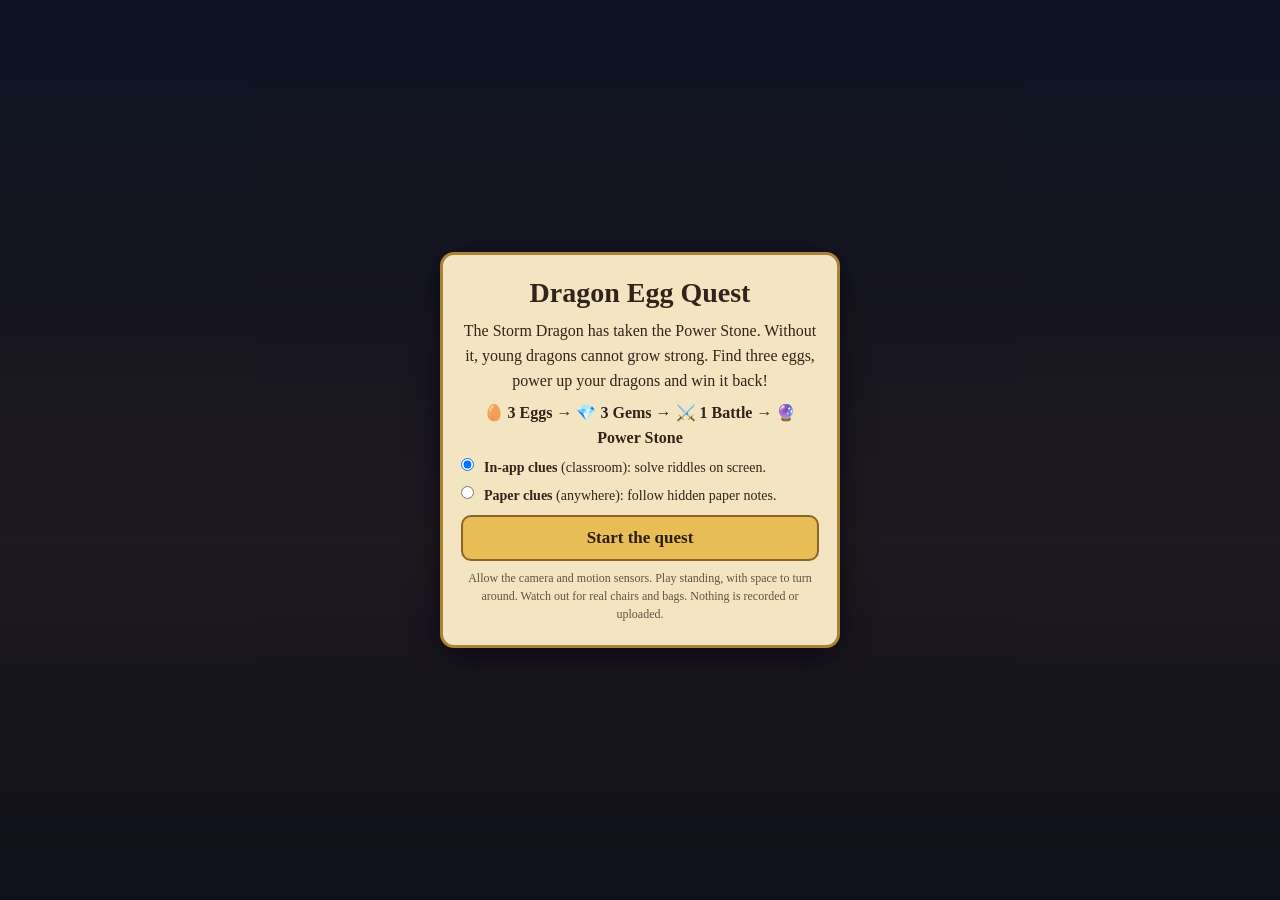
<file: index.html>
<!doctype html>
<html lang="en">
<head>
<meta charset="utf-8">
<meta name="viewport" content="width=device-width,initial-scale=1,maximum-scale=1,user-scalable=no,viewport-fit=cover">
<title>Dragon Egg Quest</title>
<link rel="stylesheet" href="style.css">
<script type="importmap">{"imports":{"three":"./lib/three.module.js","three/addons/":"./lib/addons/"}}</script>
<script src="lib/jsQR.js"></script>
</head>
<body>
<video id="video" playsinline muted autoplay class="hidden"></video>
<div id="view"></div>
<div id="touch"></div>
<div id="tags"></div>
<div id="arrow" class="hidden"></div>

<div id="hud" class="hidden"><span id="count"></span><span id="hearts" class="hidden"></span><button id="mute" class="alt">Sound on</button></div>
<div id="meter" class="hidden"><div id="fill"></div></div>
<div id="scanner" class="hidden"><div></div></div>

<div id="dock" class="panel hidden">
  <p id="msg"></p>
  <p id="clue"></p>
  <div id="actions"></div>
</div>

<div id="start" class="screen"><div class="panel">
  <h1>Dragon Egg Quest</h1>
  <p id="story"></p>
  <p><b>🥚 3 Eggs → 💎 3 Gems → ⚔️ 1 Battle → 🔮 Power Stone</b></p>
  <label class="choice"><input type="radio" name="mode" value="app" checked style="width:auto"><span><b>In-app clues</b> (classroom): solve riddles on screen.</span></label>
  <label class="choice"><input type="radio" name="mode" value="paper" style="width:auto"><span><b>Paper clues</b> (anywhere): follow hidden paper notes.</span></label>
  <button id="go" disabled>Loading…</button>
  <button id="resume" class="alt hidden">Continue saved quest</button>
  <small>Allow the camera and motion sensors. Play standing, with space to turn around. Watch out for real chairs and bags. Nothing is recorded or uploaded.</small>
</div></div>

<div id="codebox" class="screen hidden"><div class="panel">
  <h2>Type the card code</h2>
  <p>The code is printed under the QR square.</p>
  <input id="code" autocomplete="off" autocapitalize="characters" spellcheck="false" maxlength="8">
  <p id="codemsg"></p>
  <button id="codeok">Open card</button>
  <button id="codeback" class="alt">Back</button>
</div></div>

<div id="end" class="screen hidden"><div class="panel">
  <h1>🏆 Dragon Keeper!</h1>
  <p>You won back the Power Stone. Your three dragons are strong now.</p>
  <p id="stars" style="font-size:36px"></p>
  <p id="stats"></p>
  <button id="again">Play again</button>
  <button id="credbtn" class="alt">Credits</button>
  <small id="credits" class="hidden">Dragon model: "Low Poly Dragon" by bocdagla (recoloured and resized)<br>bocdagla.itch.io/low-poly-dragon<br>Scenery: Kenney Nature Kit (CC0), kenney.nl<br>Code libraries: three.js (MIT), jsQR (Apache-2.0)</small>
</div></div>

<script type="module" src="game.js"></script>
</body>
</html>
</file>
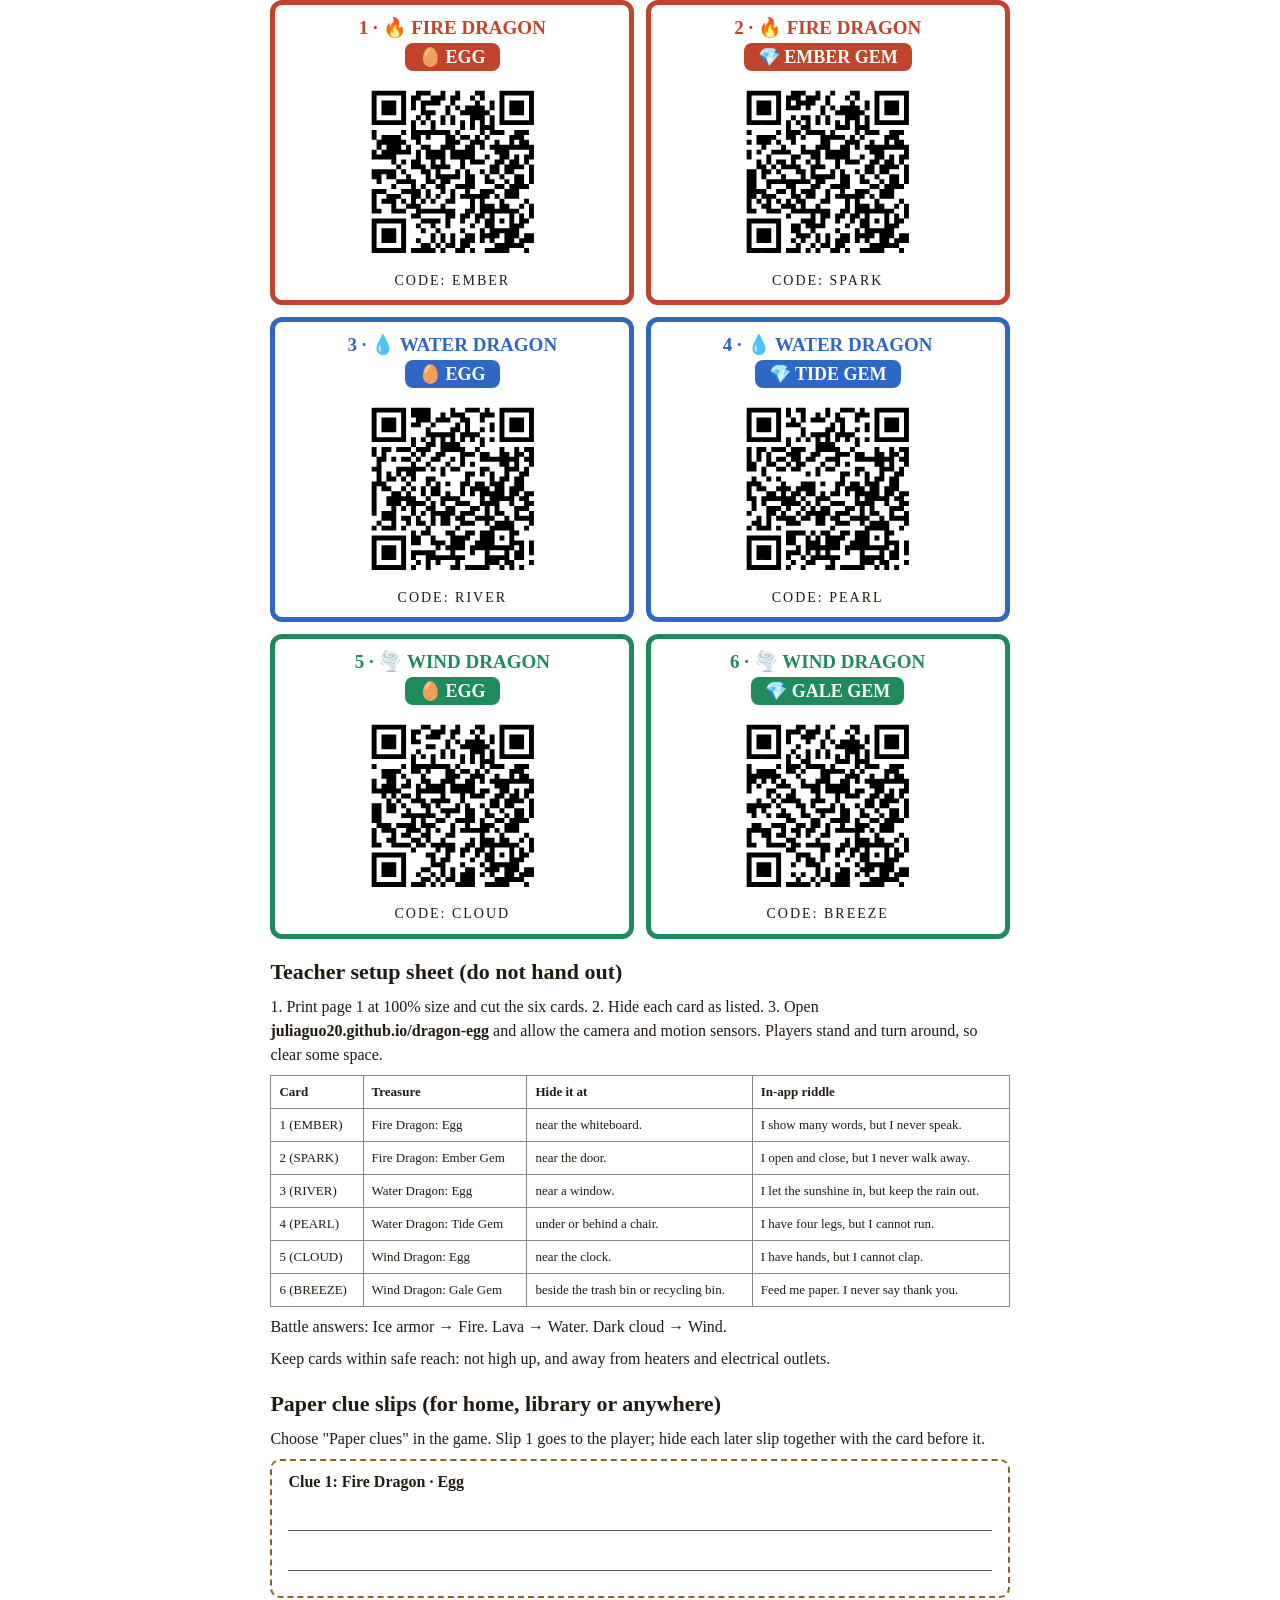
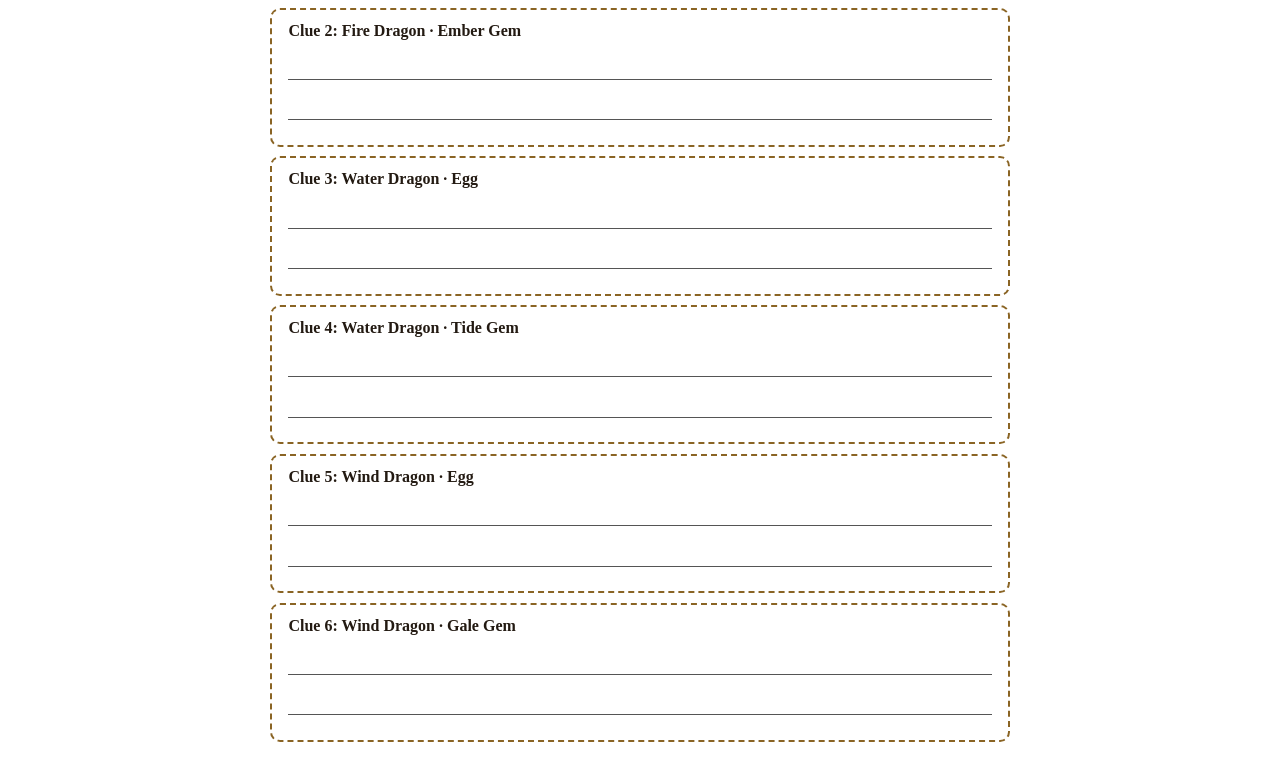
<file: cards.html>
<!doctype html><html lang="en"><meta charset="utf-8"><meta name="viewport" content="width=device-width,initial-scale=1"><title>Dragon Egg Quest – printable cards</title>
<style>@page{size:letter;margin:.4in}*{box-sizing:border-box;margin:0}body{font-family:Georgia,serif;color:#231a12}
section{break-after:page;width:7.7in;margin:0 auto 20px}section:last-child{break-after:auto}
.grid{display:grid;grid-template-columns:1fr 1fr;gap:.12in}.card{border:2px dashed #8a6424;border-radius:12px;height:3.18in;display:flex;flex-direction:column;align-items:center;justify-content:center;break-inside:avoid}
.card svg{width:2.1in;height:2.1in}.card b{font-size:19px}.card i{font-style:normal;font-weight:bold;font-size:18px;color:#fff;border-radius:8px;padding:3px 14px;margin-top:4px}.card span{font-size:14px;letter-spacing:2px}
h1{font-size:22px;margin-bottom:10px}p{margin:8px 0;line-height:1.5}table{width:100%;border-collapse:collapse;font-size:13px}td,th{border:1px solid #888;padding:8px;text-align:left;vertical-align:top}
.slip{border:2px dashed #8a6424;border-radius:10px;padding:12px 16px;height:1.45in;margin-bottom:.1in}.line{border-bottom:1px solid #555;height:.42in}</style>
<section><div class="grid"><div class="card" style="border:5px solid #c2432c"><b style="color:#c2432c">1 · 🔥 FIRE DRAGON</b><i style="background:#c2432c">🥚 EGG</i><svg version="1.1" xmlns="http://www.w3.org/2000/svg" viewBox="0 0 164 164"  preserveAspectRatio="xMinYMin meet"><rect width="100%" height="100%" fill="white" cx="0" cy="0"/><path d="M16,16l4,0 0,4 -4,0 0,-4z M20,16l4,0 0,4 -4,0 0,-4z M24,16l4,0 0,4 -4,0 0,-4z M28,16l4,0 0,4 -4,0 0,-4z M32,16l4,0 0,4 -4,0 0,-4z M36,16l4,0 0,4 -4,0 0,-4z M40,16l4,0 0,4 -4,0 0,-4z M52,16l4,0 0,4 -4,0 0,-4z M56,16l4,0 0,4 -4,0 0,-4z M60,16l4,0 0,4 -4,0 0,-4z M72,16l4,0 0,4 -4,0 0,-4z M84,16l4,0 0,4 -4,0 0,-4z M100,16l4,0 0,4 -4,0 0,-4z M104,16l4,0 0,4 -4,0 0,-4z M120,16l4,0 0,4 -4,0 0,-4z M124,16l4,0 0,4 -4,0 0,-4z M128,16l4,0 0,4 -4,0 0,-4z M132,16l4,0 0,4 -4,0 0,-4z M136,16l4,0 0,4 -4,0 0,-4z M140,16l4,0 0,4 -4,0 0,-4z M144,16l4,0 0,4 -4,0 0,-4z M16,20l4,0 0,4 -4,0 0,-4z M40,20l4,0 0,4 -4,0 0,-4z M48,20l4,0 0,4 -4,0 0,-4z M52,20l4,0 0,4 -4,0 0,-4z M64,20l4,0 0,4 -4,0 0,-4z M68,20l4,0 0,4 -4,0 0,-4z M72,20l4,0 0,4 -4,0 0,-4z M80,20l4,0 0,4 -4,0 0,-4z M84,20l4,0 0,4 -4,0 0,-4z M96,20l4,0 0,4 -4,0 0,-4z M104,20l4,0 0,4 -4,0 0,-4z M120,20l4,0 0,4 -4,0 0,-4z M144,20l4,0 0,4 -4,0 0,-4z M16,24l4,0 0,4 -4,0 0,-4z M24,24l4,0 0,4 -4,0 0,-4z M28,24l4,0 0,4 -4,0 0,-4z M32,24l4,0 0,4 -4,0 0,-4z M40,24l4,0 0,4 -4,0 0,-4z M48,24l4,0 0,4 -4,0 0,-4z M56,24l4,0 0,4 -4,0 0,-4z M60,24l4,0 0,4 -4,0 0,-4z M64,24l4,0 0,4 -4,0 0,-4z M68,24l4,0 0,4 -4,0 0,-4z M80,24l4,0 0,4 -4,0 0,-4z M100,24l4,0 0,4 -4,0 0,-4z M112,24l4,0 0,4 -4,0 0,-4z M120,24l4,0 0,4 -4,0 0,-4z M128,24l4,0 0,4 -4,0 0,-4z M132,24l4,0 0,4 -4,0 0,-4z M136,24l4,0 0,4 -4,0 0,-4z M144,24l4,0 0,4 -4,0 0,-4z M16,28l4,0 0,4 -4,0 0,-4z M24,28l4,0 0,4 -4,0 0,-4z M28,28l4,0 0,4 -4,0 0,-4z M32,28l4,0 0,4 -4,0 0,-4z M40,28l4,0 0,4 -4,0 0,-4z M48,28l4,0 0,4 -4,0 0,-4z M56,28l4,0 0,4 -4,0 0,-4z M76,28l4,0 0,4 -4,0 0,-4z M84,28l4,0 0,4 -4,0 0,-4z M92,28l4,0 0,4 -4,0 0,-4z M96,28l4,0 0,4 -4,0 0,-4z M100,28l4,0 0,4 -4,0 0,-4z M104,28l4,0 0,4 -4,0 0,-4z M112,28l4,0 0,4 -4,0 0,-4z M120,28l4,0 0,4 -4,0 0,-4z M128,28l4,0 0,4 -4,0 0,-4z M132,28l4,0 0,4 -4,0 0,-4z M136,28l4,0 0,4 -4,0 0,-4z M144,28l4,0 0,4 -4,0 0,-4z M16,32l4,0 0,4 -4,0 0,-4z M24,32l4,0 0,4 -4,0 0,-4z M28,32l4,0 0,4 -4,0 0,-4z M32,32l4,0 0,4 -4,0 0,-4z M40,32l4,0 0,4 -4,0 0,-4z M56,32l4,0 0,4 -4,0 0,-4z M60,32l4,0 0,4 -4,0 0,-4z M64,32l4,0 0,4 -4,0 0,-4z M76,32l4,0 0,4 -4,0 0,-4z M88,32l4,0 0,4 -4,0 0,-4z M92,32l4,0 0,4 -4,0 0,-4z M96,32l4,0 0,4 -4,0 0,-4z M100,32l4,0 0,4 -4,0 0,-4z M104,32l4,0 0,4 -4,0 0,-4z M108,32l4,0 0,4 -4,0 0,-4z M120,32l4,0 0,4 -4,0 0,-4z M128,32l4,0 0,4 -4,0 0,-4z M132,32l4,0 0,4 -4,0 0,-4z M136,32l4,0 0,4 -4,0 0,-4z M144,32l4,0 0,4 -4,0 0,-4z M16,36l4,0 0,4 -4,0 0,-4z M40,36l4,0 0,4 -4,0 0,-4z M52,36l4,0 0,4 -4,0 0,-4z M60,36l4,0 0,4 -4,0 0,-4z M72,36l4,0 0,4 -4,0 0,-4z M80,36l4,0 0,4 -4,0 0,-4z M96,36l4,0 0,4 -4,0 0,-4z M100,36l4,0 0,4 -4,0 0,-4z M104,36l4,0 0,4 -4,0 0,-4z M112,36l4,0 0,4 -4,0 0,-4z M120,36l4,0 0,4 -4,0 0,-4z M144,36l4,0 0,4 -4,0 0,-4z M16,40l4,0 0,4 -4,0 0,-4z M20,40l4,0 0,4 -4,0 0,-4z M24,40l4,0 0,4 -4,0 0,-4z M28,40l4,0 0,4 -4,0 0,-4z M32,40l4,0 0,4 -4,0 0,-4z M36,40l4,0 0,4 -4,0 0,-4z M40,40l4,0 0,4 -4,0 0,-4z M48,40l4,0 0,4 -4,0 0,-4z M56,40l4,0 0,4 -4,0 0,-4z M64,40l4,0 0,4 -4,0 0,-4z M72,40l4,0 0,4 -4,0 0,-4z M80,40l4,0 0,4 -4,0 0,-4z M88,40l4,0 0,4 -4,0 0,-4z M96,40l4,0 0,4 -4,0 0,-4z M104,40l4,0 0,4 -4,0 0,-4z M112,40l4,0 0,4 -4,0 0,-4z M120,40l4,0 0,4 -4,0 0,-4z M124,40l4,0 0,4 -4,0 0,-4z M128,40l4,0 0,4 -4,0 0,-4z M132,40l4,0 0,4 -4,0 0,-4z M136,40l4,0 0,4 -4,0 0,-4z M140,40l4,0 0,4 -4,0 0,-4z M144,40l4,0 0,4 -4,0 0,-4z M48,44l4,0 0,4 -4,0 0,-4z M64,44l4,0 0,4 -4,0 0,-4z M88,44l4,0 0,4 -4,0 0,-4z M96,44l4,0 0,4 -4,0 0,-4z M104,44l4,0 0,4 -4,0 0,-4z M108,44l4,0 0,4 -4,0 0,-4z M112,44l4,0 0,4 -4,0 0,-4z M16,48l4,0 0,4 -4,0 0,-4z M40,48l4,0 0,4 -4,0 0,-4z M48,48l4,0 0,4 -4,0 0,-4z M52,48l4,0 0,4 -4,0 0,-4z M56,48l4,0 0,4 -4,0 0,-4z M60,48l4,0 0,4 -4,0 0,-4z M64,48l4,0 0,4 -4,0 0,-4z M68,48l4,0 0,4 -4,0 0,-4z M72,48l4,0 0,4 -4,0 0,-4z M76,48l4,0 0,4 -4,0 0,-4z M84,48l4,0 0,4 -4,0 0,-4z M104,48l4,0 0,4 -4,0 0,-4z M112,48l4,0 0,4 -4,0 0,-4z M116,48l4,0 0,4 -4,0 0,-4z M120,48l4,0 0,4 -4,0 0,-4z M132,48l4,0 0,4 -4,0 0,-4z M136,48l4,0 0,4 -4,0 0,-4z M140,48l4,0 0,4 -4,0 0,-4z M16,52l4,0 0,4 -4,0 0,-4z M24,52l4,0 0,4 -4,0 0,-4z M28,52l4,0 0,4 -4,0 0,-4z M32,52l4,0 0,4 -4,0 0,-4z M36,52l4,0 0,4 -4,0 0,-4z M48,52l4,0 0,4 -4,0 0,-4z M52,52l4,0 0,4 -4,0 0,-4z M60,52l4,0 0,4 -4,0 0,-4z M76,52l4,0 0,4 -4,0 0,-4z M80,52l4,0 0,4 -4,0 0,-4z M88,52l4,0 0,4 -4,0 0,-4z M92,52l4,0 0,4 -4,0 0,-4z M100,52l4,0 0,4 -4,0 0,-4z M108,52l4,0 0,4 -4,0 0,-4z M128,52l4,0 0,4 -4,0 0,-4z M132,52l4,0 0,4 -4,0 0,-4z M136,52l4,0 0,4 -4,0 0,-4z M20,56l4,0 0,4 -4,0 0,-4z M24,56l4,0 0,4 -4,0 0,-4z M28,56l4,0 0,4 -4,0 0,-4z M32,56l4,0 0,4 -4,0 0,-4z M36,56l4,0 0,4 -4,0 0,-4z M40,56l4,0 0,4 -4,0 0,-4z M52,56l4,0 0,4 -4,0 0,-4z M76,56l4,0 0,4 -4,0 0,-4z M80,56l4,0 0,4 -4,0 0,-4z M84,56l4,0 0,4 -4,0 0,-4z M96,56l4,0 0,4 -4,0 0,-4z M100,56l4,0 0,4 -4,0 0,-4z M104,56l4,0 0,4 -4,0 0,-4z M116,56l4,0 0,4 -4,0 0,-4z M128,56l4,0 0,4 -4,0 0,-4z M136,56l4,0 0,4 -4,0 0,-4z M140,56l4,0 0,4 -4,0 0,-4z M20,60l4,0 0,4 -4,0 0,-4z M28,60l4,0 0,4 -4,0 0,-4z M32,60l4,0 0,4 -4,0 0,-4z M36,60l4,0 0,4 -4,0 0,-4z M44,60l4,0 0,4 -4,0 0,-4z M56,60l4,0 0,4 -4,0 0,-4z M60,60l4,0 0,4 -4,0 0,-4z M72,60l4,0 0,4 -4,0 0,-4z M76,60l4,0 0,4 -4,0 0,-4z M80,60l4,0 0,4 -4,0 0,-4z M92,60l4,0 0,4 -4,0 0,-4z M96,60l4,0 0,4 -4,0 0,-4z M104,60l4,0 0,4 -4,0 0,-4z M112,60l4,0 0,4 -4,0 0,-4z M116,60l4,0 0,4 -4,0 0,-4z M120,60l4,0 0,4 -4,0 0,-4z M124,60l4,0 0,4 -4,0 0,-4z M128,60l4,0 0,4 -4,0 0,-4z M132,60l4,0 0,4 -4,0 0,-4z M136,60l4,0 0,4 -4,0 0,-4z M140,60l4,0 0,4 -4,0 0,-4z M144,60l4,0 0,4 -4,0 0,-4z M16,64l4,0 0,4 -4,0 0,-4z M24,64l4,0 0,4 -4,0 0,-4z M28,64l4,0 0,4 -4,0 0,-4z M32,64l4,0 0,4 -4,0 0,-4z M36,64l4,0 0,4 -4,0 0,-4z M40,64l4,0 0,4 -4,0 0,-4z M44,64l4,0 0,4 -4,0 0,-4z M52,64l4,0 0,4 -4,0 0,-4z M60,64l4,0 0,4 -4,0 0,-4z M64,64l4,0 0,4 -4,0 0,-4z M68,64l4,0 0,4 -4,0 0,-4z M72,64l4,0 0,4 -4,0 0,-4z M80,64l4,0 0,4 -4,0 0,-4z M84,64l4,0 0,4 -4,0 0,-4z M88,64l4,0 0,4 -4,0 0,-4z M92,64l4,0 0,4 -4,0 0,-4z M96,64l4,0 0,4 -4,0 0,-4z M116,64l4,0 0,4 -4,0 0,-4z M120,64l4,0 0,4 -4,0 0,-4z M124,64l4,0 0,4 -4,0 0,-4z M144,64l4,0 0,4 -4,0 0,-4z M16,68l4,0 0,4 -4,0 0,-4z M20,68l4,0 0,4 -4,0 0,-4z M24,68l4,0 0,4 -4,0 0,-4z M28,68l4,0 0,4 -4,0 0,-4z M32,68l4,0 0,4 -4,0 0,-4z M52,68l4,0 0,4 -4,0 0,-4z M60,68l4,0 0,4 -4,0 0,-4z M64,68l4,0 0,4 -4,0 0,-4z M68,68l4,0 0,4 -4,0 0,-4z M72,68l4,0 0,4 -4,0 0,-4z M80,68l4,0 0,4 -4,0 0,-4z M84,68l4,0 0,4 -4,0 0,-4z M88,68l4,0 0,4 -4,0 0,-4z M92,68l4,0 0,4 -4,0 0,-4z M96,68l4,0 0,4 -4,0 0,-4z M108,68l4,0 0,4 -4,0 0,-4z M120,68l4,0 0,4 -4,0 0,-4z M124,68l4,0 0,4 -4,0 0,-4z M132,68l4,0 0,4 -4,0 0,-4z M140,68l4,0 0,4 -4,0 0,-4z M144,68l4,0 0,4 -4,0 0,-4z M32,72l4,0 0,4 -4,0 0,-4z M40,72l4,0 0,4 -4,0 0,-4z M48,72l4,0 0,4 -4,0 0,-4z M52,72l4,0 0,4 -4,0 0,-4z M64,72l4,0 0,4 -4,0 0,-4z M72,72l4,0 0,4 -4,0 0,-4z M88,72l4,0 0,4 -4,0 0,-4z M96,72l4,0 0,4 -4,0 0,-4z M100,72l4,0 0,4 -4,0 0,-4z M104,72l4,0 0,4 -4,0 0,-4z M116,72l4,0 0,4 -4,0 0,-4z M120,72l4,0 0,4 -4,0 0,-4z M128,72l4,0 0,4 -4,0 0,-4z M132,72l4,0 0,4 -4,0 0,-4z M140,72l4,0 0,4 -4,0 0,-4z M36,76l4,0 0,4 -4,0 0,-4z M48,76l4,0 0,4 -4,0 0,-4z M52,76l4,0 0,4 -4,0 0,-4z M56,76l4,0 0,4 -4,0 0,-4z M64,76l4,0 0,4 -4,0 0,-4z M68,76l4,0 0,4 -4,0 0,-4z M72,76l4,0 0,4 -4,0 0,-4z M76,76l4,0 0,4 -4,0 0,-4z M88,76l4,0 0,4 -4,0 0,-4z M112,76l4,0 0,4 -4,0 0,-4z M116,76l4,0 0,4 -4,0 0,-4z M124,76l4,0 0,4 -4,0 0,-4z M128,76l4,0 0,4 -4,0 0,-4z M132,76l4,0 0,4 -4,0 0,-4z M136,76l4,0 0,4 -4,0 0,-4z M144,76l4,0 0,4 -4,0 0,-4z M16,80l4,0 0,4 -4,0 0,-4z M20,80l4,0 0,4 -4,0 0,-4z M24,80l4,0 0,4 -4,0 0,-4z M28,80l4,0 0,4 -4,0 0,-4z M32,80l4,0 0,4 -4,0 0,-4z M40,80l4,0 0,4 -4,0 0,-4z M56,80l4,0 0,4 -4,0 0,-4z M60,80l4,0 0,4 -4,0 0,-4z M68,80l4,0 0,4 -4,0 0,-4z M84,80l4,0 0,4 -4,0 0,-4z M92,80l4,0 0,4 -4,0 0,-4z M104,80l4,0 0,4 -4,0 0,-4z M112,80l4,0 0,4 -4,0 0,-4z M116,80l4,0 0,4 -4,0 0,-4z M124,80l4,0 0,4 -4,0 0,-4z M128,80l4,0 0,4 -4,0 0,-4z M144,80l4,0 0,4 -4,0 0,-4z M16,84l4,0 0,4 -4,0 0,-4z M20,84l4,0 0,4 -4,0 0,-4z M28,84l4,0 0,4 -4,0 0,-4z M32,84l4,0 0,4 -4,0 0,-4z M44,84l4,0 0,4 -4,0 0,-4z M60,84l4,0 0,4 -4,0 0,-4z M68,84l4,0 0,4 -4,0 0,-4z M72,84l4,0 0,4 -4,0 0,-4z M76,84l4,0 0,4 -4,0 0,-4z M80,84l4,0 0,4 -4,0 0,-4z M84,84l4,0 0,4 -4,0 0,-4z M92,84l4,0 0,4 -4,0 0,-4z M96,84l4,0 0,4 -4,0 0,-4z M108,84l4,0 0,4 -4,0 0,-4z M120,84l4,0 0,4 -4,0 0,-4z M132,84l4,0 0,4 -4,0 0,-4z M136,84l4,0 0,4 -4,0 0,-4z M144,84l4,0 0,4 -4,0 0,-4z M20,88l4,0 0,4 -4,0 0,-4z M36,88l4,0 0,4 -4,0 0,-4z M40,88l4,0 0,4 -4,0 0,-4z M44,88l4,0 0,4 -4,0 0,-4z M48,88l4,0 0,4 -4,0 0,-4z M60,88l4,0 0,4 -4,0 0,-4z M64,88l4,0 0,4 -4,0 0,-4z M72,88l4,0 0,4 -4,0 0,-4z M76,88l4,0 0,4 -4,0 0,-4z M92,88l4,0 0,4 -4,0 0,-4z M96,88l4,0 0,4 -4,0 0,-4z M108,88l4,0 0,4 -4,0 0,-4z M112,88l4,0 0,4 -4,0 0,-4z M124,88l4,0 0,4 -4,0 0,-4z M132,88l4,0 0,4 -4,0 0,-4z M136,88l4,0 0,4 -4,0 0,-4z M144,88l4,0 0,4 -4,0 0,-4z M32,92l4,0 0,4 -4,0 0,-4z M48,92l4,0 0,4 -4,0 0,-4z M56,92l4,0 0,4 -4,0 0,-4z M68,92l4,0 0,4 -4,0 0,-4z M72,92l4,0 0,4 -4,0 0,-4z M84,92l4,0 0,4 -4,0 0,-4z M88,92l4,0 0,4 -4,0 0,-4z M92,92l4,0 0,4 -4,0 0,-4z M96,92l4,0 0,4 -4,0 0,-4z M116,92l4,0 0,4 -4,0 0,-4z M120,92l4,0 0,4 -4,0 0,-4z M128,92l4,0 0,4 -4,0 0,-4z M132,92l4,0 0,4 -4,0 0,-4z M136,92l4,0 0,4 -4,0 0,-4z M140,92l4,0 0,4 -4,0 0,-4z M16,96l4,0 0,4 -4,0 0,-4z M20,96l4,0 0,4 -4,0 0,-4z M24,96l4,0 0,4 -4,0 0,-4z M40,96l4,0 0,4 -4,0 0,-4z M44,96l4,0 0,4 -4,0 0,-4z M48,96l4,0 0,4 -4,0 0,-4z M52,96l4,0 0,4 -4,0 0,-4z M60,96l4,0 0,4 -4,0 0,-4z M72,96l4,0 0,4 -4,0 0,-4z M80,96l4,0 0,4 -4,0 0,-4z M92,96l4,0 0,4 -4,0 0,-4z M104,96l4,0 0,4 -4,0 0,-4z M108,96l4,0 0,4 -4,0 0,-4z M112,96l4,0 0,4 -4,0 0,-4z M124,96l4,0 0,4 -4,0 0,-4z M128,96l4,0 0,4 -4,0 0,-4z M132,96l4,0 0,4 -4,0 0,-4z M16,100l4,0 0,4 -4,0 0,-4z M28,100l4,0 0,4 -4,0 0,-4z M32,100l4,0 0,4 -4,0 0,-4z M36,100l4,0 0,4 -4,0 0,-4z M48,100l4,0 0,4 -4,0 0,-4z M52,100l4,0 0,4 -4,0 0,-4z M60,100l4,0 0,4 -4,0 0,-4z M68,100l4,0 0,4 -4,0 0,-4z M80,100l4,0 0,4 -4,0 0,-4z M88,100l4,0 0,4 -4,0 0,-4z M92,100l4,0 0,4 -4,0 0,-4z M96,100l4,0 0,4 -4,0 0,-4z M100,100l4,0 0,4 -4,0 0,-4z M104,100l4,0 0,4 -4,0 0,-4z M108,100l4,0 0,4 -4,0 0,-4z M116,100l4,0 0,4 -4,0 0,-4z M124,100l4,0 0,4 -4,0 0,-4z M128,100l4,0 0,4 -4,0 0,-4z M132,100l4,0 0,4 -4,0 0,-4z M16,104l4,0 0,4 -4,0 0,-4z M24,104l4,0 0,4 -4,0 0,-4z M28,104l4,0 0,4 -4,0 0,-4z M32,104l4,0 0,4 -4,0 0,-4z M40,104l4,0 0,4 -4,0 0,-4z M48,104l4,0 0,4 -4,0 0,-4z M56,104l4,0 0,4 -4,0 0,-4z M64,104l4,0 0,4 -4,0 0,-4z M76,104l4,0 0,4 -4,0 0,-4z M80,104l4,0 0,4 -4,0 0,-4z M96,104l4,0 0,4 -4,0 0,-4z M104,104l4,0 0,4 -4,0 0,-4z M120,104l4,0 0,4 -4,0 0,-4z M140,104l4,0 0,4 -4,0 0,-4z M16,108l4,0 0,4 -4,0 0,-4z M32,108l4,0 0,4 -4,0 0,-4z M44,108l4,0 0,4 -4,0 0,-4z M48,108l4,0 0,4 -4,0 0,-4z M52,108l4,0 0,4 -4,0 0,-4z M72,108l4,0 0,4 -4,0 0,-4z M96,108l4,0 0,4 -4,0 0,-4z M104,108l4,0 0,4 -4,0 0,-4z M108,108l4,0 0,4 -4,0 0,-4z M112,108l4,0 0,4 -4,0 0,-4z M120,108l4,0 0,4 -4,0 0,-4z M124,108l4,0 0,4 -4,0 0,-4z M136,108l4,0 0,4 -4,0 0,-4z M144,108l4,0 0,4 -4,0 0,-4z M16,112l4,0 0,4 -4,0 0,-4z M20,112l4,0 0,4 -4,0 0,-4z M32,112l4,0 0,4 -4,0 0,-4z M36,112l4,0 0,4 -4,0 0,-4z M40,112l4,0 0,4 -4,0 0,-4z M52,112l4,0 0,4 -4,0 0,-4z M56,112l4,0 0,4 -4,0 0,-4z M60,112l4,0 0,4 -4,0 0,-4z M64,112l4,0 0,4 -4,0 0,-4z M68,112l4,0 0,4 -4,0 0,-4z M72,112l4,0 0,4 -4,0 0,-4z M76,112l4,0 0,4 -4,0 0,-4z M80,112l4,0 0,4 -4,0 0,-4z M92,112l4,0 0,4 -4,0 0,-4z M96,112l4,0 0,4 -4,0 0,-4z M104,112l4,0 0,4 -4,0 0,-4z M108,112l4,0 0,4 -4,0 0,-4z M112,112l4,0 0,4 -4,0 0,-4z M116,112l4,0 0,4 -4,0 0,-4z M120,112l4,0 0,4 -4,0 0,-4z M124,112l4,0 0,4 -4,0 0,-4z M128,112l4,0 0,4 -4,0 0,-4z M132,112l4,0 0,4 -4,0 0,-4z M144,112l4,0 0,4 -4,0 0,-4z M48,116l4,0 0,4 -4,0 0,-4z M52,116l4,0 0,4 -4,0 0,-4z M76,116l4,0 0,4 -4,0 0,-4z M80,116l4,0 0,4 -4,0 0,-4z M88,116l4,0 0,4 -4,0 0,-4z M92,116l4,0 0,4 -4,0 0,-4z M100,116l4,0 0,4 -4,0 0,-4z M104,116l4,0 0,4 -4,0 0,-4z M112,116l4,0 0,4 -4,0 0,-4z M128,116l4,0 0,4 -4,0 0,-4z M136,116l4,0 0,4 -4,0 0,-4z M144,116l4,0 0,4 -4,0 0,-4z M16,120l4,0 0,4 -4,0 0,-4z M20,120l4,0 0,4 -4,0 0,-4z M24,120l4,0 0,4 -4,0 0,-4z M28,120l4,0 0,4 -4,0 0,-4z M32,120l4,0 0,4 -4,0 0,-4z M36,120l4,0 0,4 -4,0 0,-4z M40,120l4,0 0,4 -4,0 0,-4z M56,120l4,0 0,4 -4,0 0,-4z M60,120l4,0 0,4 -4,0 0,-4z M64,120l4,0 0,4 -4,0 0,-4z M68,120l4,0 0,4 -4,0 0,-4z M76,120l4,0 0,4 -4,0 0,-4z M88,120l4,0 0,4 -4,0 0,-4z M100,120l4,0 0,4 -4,0 0,-4z M108,120l4,0 0,4 -4,0 0,-4z M112,120l4,0 0,4 -4,0 0,-4z M120,120l4,0 0,4 -4,0 0,-4z M128,120l4,0 0,4 -4,0 0,-4z M136,120l4,0 0,4 -4,0 0,-4z M140,120l4,0 0,4 -4,0 0,-4z M16,124l4,0 0,4 -4,0 0,-4z M40,124l4,0 0,4 -4,0 0,-4z M52,124l4,0 0,4 -4,0 0,-4z M64,124l4,0 0,4 -4,0 0,-4z M76,124l4,0 0,4 -4,0 0,-4z M96,124l4,0 0,4 -4,0 0,-4z M108,124l4,0 0,4 -4,0 0,-4z M112,124l4,0 0,4 -4,0 0,-4z M128,124l4,0 0,4 -4,0 0,-4z M132,124l4,0 0,4 -4,0 0,-4z M136,124l4,0 0,4 -4,0 0,-4z M16,128l4,0 0,4 -4,0 0,-4z M24,128l4,0 0,4 -4,0 0,-4z M28,128l4,0 0,4 -4,0 0,-4z M32,128l4,0 0,4 -4,0 0,-4z M40,128l4,0 0,4 -4,0 0,-4z M56,128l4,0 0,4 -4,0 0,-4z M68,128l4,0 0,4 -4,0 0,-4z M88,128l4,0 0,4 -4,0 0,-4z M104,128l4,0 0,4 -4,0 0,-4z M112,128l4,0 0,4 -4,0 0,-4z M116,128l4,0 0,4 -4,0 0,-4z M120,128l4,0 0,4 -4,0 0,-4z M124,128l4,0 0,4 -4,0 0,-4z M128,128l4,0 0,4 -4,0 0,-4z M132,128l4,0 0,4 -4,0 0,-4z M16,132l4,0 0,4 -4,0 0,-4z M24,132l4,0 0,4 -4,0 0,-4z M28,132l4,0 0,4 -4,0 0,-4z M32,132l4,0 0,4 -4,0 0,-4z M40,132l4,0 0,4 -4,0 0,-4z M64,132l4,0 0,4 -4,0 0,-4z M72,132l4,0 0,4 -4,0 0,-4z M80,132l4,0 0,4 -4,0 0,-4z M92,132l4,0 0,4 -4,0 0,-4z M96,132l4,0 0,4 -4,0 0,-4z M104,132l4,0 0,4 -4,0 0,-4z M108,132l4,0 0,4 -4,0 0,-4z M112,132l4,0 0,4 -4,0 0,-4z M116,132l4,0 0,4 -4,0 0,-4z M124,132l4,0 0,4 -4,0 0,-4z M128,132l4,0 0,4 -4,0 0,-4z M132,132l4,0 0,4 -4,0 0,-4z M140,132l4,0 0,4 -4,0 0,-4z M144,132l4,0 0,4 -4,0 0,-4z M16,136l4,0 0,4 -4,0 0,-4z M24,136l4,0 0,4 -4,0 0,-4z M28,136l4,0 0,4 -4,0 0,-4z M32,136l4,0 0,4 -4,0 0,-4z M40,136l4,0 0,4 -4,0 0,-4z M52,136l4,0 0,4 -4,0 0,-4z M64,136l4,0 0,4 -4,0 0,-4z M72,136l4,0 0,4 -4,0 0,-4z M80,136l4,0 0,4 -4,0 0,-4z M88,136l4,0 0,4 -4,0 0,-4z M92,136l4,0 0,4 -4,0 0,-4z M96,136l4,0 0,4 -4,0 0,-4z M104,136l4,0 0,4 -4,0 0,-4z M112,136l4,0 0,4 -4,0 0,-4z M124,136l4,0 0,4 -4,0 0,-4z M128,136l4,0 0,4 -4,0 0,-4z M136,136l4,0 0,4 -4,0 0,-4z M140,136l4,0 0,4 -4,0 0,-4z M144,136l4,0 0,4 -4,0 0,-4z M16,140l4,0 0,4 -4,0 0,-4z M40,140l4,0 0,4 -4,0 0,-4z M56,140l4,0 0,4 -4,0 0,-4z M60,140l4,0 0,4 -4,0 0,-4z M68,140l4,0 0,4 -4,0 0,-4z M76,140l4,0 0,4 -4,0 0,-4z M80,140l4,0 0,4 -4,0 0,-4z M88,140l4,0 0,4 -4,0 0,-4z M92,140l4,0 0,4 -4,0 0,-4z M116,140l4,0 0,4 -4,0 0,-4z M120,140l4,0 0,4 -4,0 0,-4z M124,140l4,0 0,4 -4,0 0,-4z M128,140l4,0 0,4 -4,0 0,-4z M132,140l4,0 0,4 -4,0 0,-4z M136,140l4,0 0,4 -4,0 0,-4z M16,144l4,0 0,4 -4,0 0,-4z M20,144l4,0 0,4 -4,0 0,-4z M24,144l4,0 0,4 -4,0 0,-4z M28,144l4,0 0,4 -4,0 0,-4z M32,144l4,0 0,4 -4,0 0,-4z M36,144l4,0 0,4 -4,0 0,-4z M40,144l4,0 0,4 -4,0 0,-4z M48,144l4,0 0,4 -4,0 0,-4z M52,144l4,0 0,4 -4,0 0,-4z M56,144l4,0 0,4 -4,0 0,-4z M60,144l4,0 0,4 -4,0 0,-4z M64,144l4,0 0,4 -4,0 0,-4z M72,144l4,0 0,4 -4,0 0,-4z M84,144l4,0 0,4 -4,0 0,-4z M88,144l4,0 0,4 -4,0 0,-4z M96,144l4,0 0,4 -4,0 0,-4z M108,144l4,0 0,4 -4,0 0,-4z M112,144l4,0 0,4 -4,0 0,-4z M116,144l4,0 0,4 -4,0 0,-4z M120,144l4,0 0,4 -4,0 0,-4z M124,144l4,0 0,4 -4,0 0,-4z M140,144l4,0 0,4 -4,0 0,-4z " stroke="transparent" fill="black"/></svg><span>CODE: EMBER</span></div><div class="card" style="border:5px solid #c2432c"><b style="color:#c2432c">2 · 🔥 FIRE DRAGON</b><i style="background:#c2432c">💎 EMBER GEM</i><svg version="1.1" xmlns="http://www.w3.org/2000/svg" viewBox="0 0 164 164"  preserveAspectRatio="xMinYMin meet"><rect width="100%" height="100%" fill="white" cx="0" cy="0"/><path d="M16,16l4,0 0,4 -4,0 0,-4z M20,16l4,0 0,4 -4,0 0,-4z M24,16l4,0 0,4 -4,0 0,-4z M28,16l4,0 0,4 -4,0 0,-4z M32,16l4,0 0,4 -4,0 0,-4z M36,16l4,0 0,4 -4,0 0,-4z M40,16l4,0 0,4 -4,0 0,-4z M52,16l4,0 0,4 -4,0 0,-4z M56,16l4,0 0,4 -4,0 0,-4z M60,16l4,0 0,4 -4,0 0,-4z M72,16l4,0 0,4 -4,0 0,-4z M84,16l4,0 0,4 -4,0 0,-4z M100,16l4,0 0,4 -4,0 0,-4z M104,16l4,0 0,4 -4,0 0,-4z M120,16l4,0 0,4 -4,0 0,-4z M124,16l4,0 0,4 -4,0 0,-4z M128,16l4,0 0,4 -4,0 0,-4z M132,16l4,0 0,4 -4,0 0,-4z M136,16l4,0 0,4 -4,0 0,-4z M140,16l4,0 0,4 -4,0 0,-4z M144,16l4,0 0,4 -4,0 0,-4z M16,20l4,0 0,4 -4,0 0,-4z M40,20l4,0 0,4 -4,0 0,-4z M48,20l4,0 0,4 -4,0 0,-4z M52,20l4,0 0,4 -4,0 0,-4z M56,20l4,0 0,4 -4,0 0,-4z M64,20l4,0 0,4 -4,0 0,-4z M68,20l4,0 0,4 -4,0 0,-4z M72,20l4,0 0,4 -4,0 0,-4z M80,20l4,0 0,4 -4,0 0,-4z M96,20l4,0 0,4 -4,0 0,-4z M104,20l4,0 0,4 -4,0 0,-4z M120,20l4,0 0,4 -4,0 0,-4z M144,20l4,0 0,4 -4,0 0,-4z M16,24l4,0 0,4 -4,0 0,-4z M24,24l4,0 0,4 -4,0 0,-4z M28,24l4,0 0,4 -4,0 0,-4z M32,24l4,0 0,4 -4,0 0,-4z M40,24l4,0 0,4 -4,0 0,-4z M48,24l4,0 0,4 -4,0 0,-4z M56,24l4,0 0,4 -4,0 0,-4z M60,24l4,0 0,4 -4,0 0,-4z M64,24l4,0 0,4 -4,0 0,-4z M68,24l4,0 0,4 -4,0 0,-4z M80,24l4,0 0,4 -4,0 0,-4z M100,24l4,0 0,4 -4,0 0,-4z M112,24l4,0 0,4 -4,0 0,-4z M120,24l4,0 0,4 -4,0 0,-4z M128,24l4,0 0,4 -4,0 0,-4z M132,24l4,0 0,4 -4,0 0,-4z M136,24l4,0 0,4 -4,0 0,-4z M144,24l4,0 0,4 -4,0 0,-4z M16,28l4,0 0,4 -4,0 0,-4z M24,28l4,0 0,4 -4,0 0,-4z M28,28l4,0 0,4 -4,0 0,-4z M32,28l4,0 0,4 -4,0 0,-4z M40,28l4,0 0,4 -4,0 0,-4z M48,28l4,0 0,4 -4,0 0,-4z M52,28l4,0 0,4 -4,0 0,-4z M56,28l4,0 0,4 -4,0 0,-4z M64,28l4,0 0,4 -4,0 0,-4z M76,28l4,0 0,4 -4,0 0,-4z M84,28l4,0 0,4 -4,0 0,-4z M92,28l4,0 0,4 -4,0 0,-4z M96,28l4,0 0,4 -4,0 0,-4z M100,28l4,0 0,4 -4,0 0,-4z M104,28l4,0 0,4 -4,0 0,-4z M112,28l4,0 0,4 -4,0 0,-4z M120,28l4,0 0,4 -4,0 0,-4z M128,28l4,0 0,4 -4,0 0,-4z M132,28l4,0 0,4 -4,0 0,-4z M136,28l4,0 0,4 -4,0 0,-4z M144,28l4,0 0,4 -4,0 0,-4z M16,32l4,0 0,4 -4,0 0,-4z M24,32l4,0 0,4 -4,0 0,-4z M28,32l4,0 0,4 -4,0 0,-4z M32,32l4,0 0,4 -4,0 0,-4z M40,32l4,0 0,4 -4,0 0,-4z M76,32l4,0 0,4 -4,0 0,-4z M88,32l4,0 0,4 -4,0 0,-4z M92,32l4,0 0,4 -4,0 0,-4z M96,32l4,0 0,4 -4,0 0,-4z M100,32l4,0 0,4 -4,0 0,-4z M104,32l4,0 0,4 -4,0 0,-4z M108,32l4,0 0,4 -4,0 0,-4z M120,32l4,0 0,4 -4,0 0,-4z M128,32l4,0 0,4 -4,0 0,-4z M132,32l4,0 0,4 -4,0 0,-4z M136,32l4,0 0,4 -4,0 0,-4z M144,32l4,0 0,4 -4,0 0,-4z M16,36l4,0 0,4 -4,0 0,-4z M40,36l4,0 0,4 -4,0 0,-4z M52,36l4,0 0,4 -4,0 0,-4z M60,36l4,0 0,4 -4,0 0,-4z M64,36l4,0 0,4 -4,0 0,-4z M72,36l4,0 0,4 -4,0 0,-4z M80,36l4,0 0,4 -4,0 0,-4z M96,36l4,0 0,4 -4,0 0,-4z M100,36l4,0 0,4 -4,0 0,-4z M104,36l4,0 0,4 -4,0 0,-4z M112,36l4,0 0,4 -4,0 0,-4z M120,36l4,0 0,4 -4,0 0,-4z M144,36l4,0 0,4 -4,0 0,-4z M16,40l4,0 0,4 -4,0 0,-4z M20,40l4,0 0,4 -4,0 0,-4z M24,40l4,0 0,4 -4,0 0,-4z M28,40l4,0 0,4 -4,0 0,-4z M32,40l4,0 0,4 -4,0 0,-4z M36,40l4,0 0,4 -4,0 0,-4z M40,40l4,0 0,4 -4,0 0,-4z M48,40l4,0 0,4 -4,0 0,-4z M56,40l4,0 0,4 -4,0 0,-4z M64,40l4,0 0,4 -4,0 0,-4z M72,40l4,0 0,4 -4,0 0,-4z M80,40l4,0 0,4 -4,0 0,-4z M88,40l4,0 0,4 -4,0 0,-4z M96,40l4,0 0,4 -4,0 0,-4z M104,40l4,0 0,4 -4,0 0,-4z M112,40l4,0 0,4 -4,0 0,-4z M120,40l4,0 0,4 -4,0 0,-4z M124,40l4,0 0,4 -4,0 0,-4z M128,40l4,0 0,4 -4,0 0,-4z M132,40l4,0 0,4 -4,0 0,-4z M136,40l4,0 0,4 -4,0 0,-4z M140,40l4,0 0,4 -4,0 0,-4z M144,40l4,0 0,4 -4,0 0,-4z M48,44l4,0 0,4 -4,0 0,-4z M60,44l4,0 0,4 -4,0 0,-4z M64,44l4,0 0,4 -4,0 0,-4z M88,44l4,0 0,4 -4,0 0,-4z M92,44l4,0 0,4 -4,0 0,-4z M96,44l4,0 0,4 -4,0 0,-4z M104,44l4,0 0,4 -4,0 0,-4z M108,44l4,0 0,4 -4,0 0,-4z M112,44l4,0 0,4 -4,0 0,-4z M16,48l4,0 0,4 -4,0 0,-4z M40,48l4,0 0,4 -4,0 0,-4z M48,48l4,0 0,4 -4,0 0,-4z M52,48l4,0 0,4 -4,0 0,-4z M56,48l4,0 0,4 -4,0 0,-4z M64,48l4,0 0,4 -4,0 0,-4z M68,48l4,0 0,4 -4,0 0,-4z M72,48l4,0 0,4 -4,0 0,-4z M76,48l4,0 0,4 -4,0 0,-4z M84,48l4,0 0,4 -4,0 0,-4z M104,48l4,0 0,4 -4,0 0,-4z M112,48l4,0 0,4 -4,0 0,-4z M116,48l4,0 0,4 -4,0 0,-4z M120,48l4,0 0,4 -4,0 0,-4z M132,48l4,0 0,4 -4,0 0,-4z M136,48l4,0 0,4 -4,0 0,-4z M140,48l4,0 0,4 -4,0 0,-4z M24,52l4,0 0,4 -4,0 0,-4z M28,52l4,0 0,4 -4,0 0,-4z M32,52l4,0 0,4 -4,0 0,-4z M36,52l4,0 0,4 -4,0 0,-4z M48,52l4,0 0,4 -4,0 0,-4z M52,52l4,0 0,4 -4,0 0,-4z M60,52l4,0 0,4 -4,0 0,-4z M76,52l4,0 0,4 -4,0 0,-4z M80,52l4,0 0,4 -4,0 0,-4z M84,52l4,0 0,4 -4,0 0,-4z M88,52l4,0 0,4 -4,0 0,-4z M92,52l4,0 0,4 -4,0 0,-4z M100,52l4,0 0,4 -4,0 0,-4z M108,52l4,0 0,4 -4,0 0,-4z M128,52l4,0 0,4 -4,0 0,-4z M132,52l4,0 0,4 -4,0 0,-4z M136,52l4,0 0,4 -4,0 0,-4z M16,56l4,0 0,4 -4,0 0,-4z M24,56l4,0 0,4 -4,0 0,-4z M28,56l4,0 0,4 -4,0 0,-4z M32,56l4,0 0,4 -4,0 0,-4z M40,56l4,0 0,4 -4,0 0,-4z M52,56l4,0 0,4 -4,0 0,-4z M76,56l4,0 0,4 -4,0 0,-4z M80,56l4,0 0,4 -4,0 0,-4z M96,56l4,0 0,4 -4,0 0,-4z M100,56l4,0 0,4 -4,0 0,-4z M104,56l4,0 0,4 -4,0 0,-4z M116,56l4,0 0,4 -4,0 0,-4z M128,56l4,0 0,4 -4,0 0,-4z M136,56l4,0 0,4 -4,0 0,-4z M140,56l4,0 0,4 -4,0 0,-4z M28,60l4,0 0,4 -4,0 0,-4z M44,60l4,0 0,4 -4,0 0,-4z M60,60l4,0 0,4 -4,0 0,-4z M72,60l4,0 0,4 -4,0 0,-4z M76,60l4,0 0,4 -4,0 0,-4z M80,60l4,0 0,4 -4,0 0,-4z M92,60l4,0 0,4 -4,0 0,-4z M96,60l4,0 0,4 -4,0 0,-4z M104,60l4,0 0,4 -4,0 0,-4z M112,60l4,0 0,4 -4,0 0,-4z M116,60l4,0 0,4 -4,0 0,-4z M120,60l4,0 0,4 -4,0 0,-4z M124,60l4,0 0,4 -4,0 0,-4z M128,60l4,0 0,4 -4,0 0,-4z M132,60l4,0 0,4 -4,0 0,-4z M136,60l4,0 0,4 -4,0 0,-4z M140,60l4,0 0,4 -4,0 0,-4z M144,60l4,0 0,4 -4,0 0,-4z M16,64l4,0 0,4 -4,0 0,-4z M24,64l4,0 0,4 -4,0 0,-4z M36,64l4,0 0,4 -4,0 0,-4z M40,64l4,0 0,4 -4,0 0,-4z M44,64l4,0 0,4 -4,0 0,-4z M48,64l4,0 0,4 -4,0 0,-4z M60,64l4,0 0,4 -4,0 0,-4z M64,64l4,0 0,4 -4,0 0,-4z M68,64l4,0 0,4 -4,0 0,-4z M72,64l4,0 0,4 -4,0 0,-4z M80,64l4,0 0,4 -4,0 0,-4z M84,64l4,0 0,4 -4,0 0,-4z M88,64l4,0 0,4 -4,0 0,-4z M92,64l4,0 0,4 -4,0 0,-4z M96,64l4,0 0,4 -4,0 0,-4z M116,64l4,0 0,4 -4,0 0,-4z M120,64l4,0 0,4 -4,0 0,-4z M124,64l4,0 0,4 -4,0 0,-4z M144,64l4,0 0,4 -4,0 0,-4z M16,68l4,0 0,4 -4,0 0,-4z M32,68l4,0 0,4 -4,0 0,-4z M52,68l4,0 0,4 -4,0 0,-4z M56,68l4,0 0,4 -4,0 0,-4z M68,68l4,0 0,4 -4,0 0,-4z M72,68l4,0 0,4 -4,0 0,-4z M80,68l4,0 0,4 -4,0 0,-4z M84,68l4,0 0,4 -4,0 0,-4z M88,68l4,0 0,4 -4,0 0,-4z M92,68l4,0 0,4 -4,0 0,-4z M96,68l4,0 0,4 -4,0 0,-4z M108,68l4,0 0,4 -4,0 0,-4z M120,68l4,0 0,4 -4,0 0,-4z M124,68l4,0 0,4 -4,0 0,-4z M132,68l4,0 0,4 -4,0 0,-4z M140,68l4,0 0,4 -4,0 0,-4z M144,68l4,0 0,4 -4,0 0,-4z M24,72l4,0 0,4 -4,0 0,-4z M32,72l4,0 0,4 -4,0 0,-4z M40,72l4,0 0,4 -4,0 0,-4z M44,72l4,0 0,4 -4,0 0,-4z M52,72l4,0 0,4 -4,0 0,-4z M64,72l4,0 0,4 -4,0 0,-4z M72,72l4,0 0,4 -4,0 0,-4z M88,72l4,0 0,4 -4,0 0,-4z M96,72l4,0 0,4 -4,0 0,-4z M100,72l4,0 0,4 -4,0 0,-4z M104,72l4,0 0,4 -4,0 0,-4z M116,72l4,0 0,4 -4,0 0,-4z M120,72l4,0 0,4 -4,0 0,-4z M128,72l4,0 0,4 -4,0 0,-4z M132,72l4,0 0,4 -4,0 0,-4z M140,72l4,0 0,4 -4,0 0,-4z M24,76l4,0 0,4 -4,0 0,-4z M28,76l4,0 0,4 -4,0 0,-4z M36,76l4,0 0,4 -4,0 0,-4z M44,76l4,0 0,4 -4,0 0,-4z M48,76l4,0 0,4 -4,0 0,-4z M52,76l4,0 0,4 -4,0 0,-4z M56,76l4,0 0,4 -4,0 0,-4z M68,76l4,0 0,4 -4,0 0,-4z M72,76l4,0 0,4 -4,0 0,-4z M76,76l4,0 0,4 -4,0 0,-4z M88,76l4,0 0,4 -4,0 0,-4z M112,76l4,0 0,4 -4,0 0,-4z M116,76l4,0 0,4 -4,0 0,-4z M124,76l4,0 0,4 -4,0 0,-4z M128,76l4,0 0,4 -4,0 0,-4z M132,76l4,0 0,4 -4,0 0,-4z M136,76l4,0 0,4 -4,0 0,-4z M144,76l4,0 0,4 -4,0 0,-4z M16,80l4,0 0,4 -4,0 0,-4z M20,80l4,0 0,4 -4,0 0,-4z M28,80l4,0 0,4 -4,0 0,-4z M32,80l4,0 0,4 -4,0 0,-4z M40,80l4,0 0,4 -4,0 0,-4z M56,80l4,0 0,4 -4,0 0,-4z M60,80l4,0 0,4 -4,0 0,-4z M68,80l4,0 0,4 -4,0 0,-4z M84,80l4,0 0,4 -4,0 0,-4z M92,80l4,0 0,4 -4,0 0,-4z M104,80l4,0 0,4 -4,0 0,-4z M112,80l4,0 0,4 -4,0 0,-4z M116,80l4,0 0,4 -4,0 0,-4z M124,80l4,0 0,4 -4,0 0,-4z M128,80l4,0 0,4 -4,0 0,-4z M144,80l4,0 0,4 -4,0 0,-4z M16,84l4,0 0,4 -4,0 0,-4z M20,84l4,0 0,4 -4,0 0,-4z M28,84l4,0 0,4 -4,0 0,-4z M44,84l4,0 0,4 -4,0 0,-4z M60,84l4,0 0,4 -4,0 0,-4z M68,84l4,0 0,4 -4,0 0,-4z M72,84l4,0 0,4 -4,0 0,-4z M76,84l4,0 0,4 -4,0 0,-4z M80,84l4,0 0,4 -4,0 0,-4z M84,84l4,0 0,4 -4,0 0,-4z M92,84l4,0 0,4 -4,0 0,-4z M96,84l4,0 0,4 -4,0 0,-4z M108,84l4,0 0,4 -4,0 0,-4z M120,84l4,0 0,4 -4,0 0,-4z M132,84l4,0 0,4 -4,0 0,-4z M136,84l4,0 0,4 -4,0 0,-4z M144,84l4,0 0,4 -4,0 0,-4z M16,88l4,0 0,4 -4,0 0,-4z M20,88l4,0 0,4 -4,0 0,-4z M32,88l4,0 0,4 -4,0 0,-4z M36,88l4,0 0,4 -4,0 0,-4z M40,88l4,0 0,4 -4,0 0,-4z M44,88l4,0 0,4 -4,0 0,-4z M48,88l4,0 0,4 -4,0 0,-4z M52,88l4,0 0,4 -4,0 0,-4z M56,88l4,0 0,4 -4,0 0,-4z M60,88l4,0 0,4 -4,0 0,-4z M64,88l4,0 0,4 -4,0 0,-4z M72,88l4,0 0,4 -4,0 0,-4z M76,88l4,0 0,4 -4,0 0,-4z M92,88l4,0 0,4 -4,0 0,-4z M96,88l4,0 0,4 -4,0 0,-4z M108,88l4,0 0,4 -4,0 0,-4z M112,88l4,0 0,4 -4,0 0,-4z M124,88l4,0 0,4 -4,0 0,-4z M132,88l4,0 0,4 -4,0 0,-4z M136,88l4,0 0,4 -4,0 0,-4z M144,88l4,0 0,4 -4,0 0,-4z M16,92l4,0 0,4 -4,0 0,-4z M20,92l4,0 0,4 -4,0 0,-4z M32,92l4,0 0,4 -4,0 0,-4z M48,92l4,0 0,4 -4,0 0,-4z M52,92l4,0 0,4 -4,0 0,-4z M68,92l4,0 0,4 -4,0 0,-4z M72,92l4,0 0,4 -4,0 0,-4z M84,92l4,0 0,4 -4,0 0,-4z M88,92l4,0 0,4 -4,0 0,-4z M92,92l4,0 0,4 -4,0 0,-4z M96,92l4,0 0,4 -4,0 0,-4z M116,92l4,0 0,4 -4,0 0,-4z M120,92l4,0 0,4 -4,0 0,-4z M128,92l4,0 0,4 -4,0 0,-4z M132,92l4,0 0,4 -4,0 0,-4z M136,92l4,0 0,4 -4,0 0,-4z M140,92l4,0 0,4 -4,0 0,-4z M16,96l4,0 0,4 -4,0 0,-4z M20,96l4,0 0,4 -4,0 0,-4z M24,96l4,0 0,4 -4,0 0,-4z M28,96l4,0 0,4 -4,0 0,-4z M40,96l4,0 0,4 -4,0 0,-4z M44,96l4,0 0,4 -4,0 0,-4z M52,96l4,0 0,4 -4,0 0,-4z M60,96l4,0 0,4 -4,0 0,-4z M64,96l4,0 0,4 -4,0 0,-4z M68,96l4,0 0,4 -4,0 0,-4z M80,96l4,0 0,4 -4,0 0,-4z M92,96l4,0 0,4 -4,0 0,-4z M104,96l4,0 0,4 -4,0 0,-4z M108,96l4,0 0,4 -4,0 0,-4z M112,96l4,0 0,4 -4,0 0,-4z M124,96l4,0 0,4 -4,0 0,-4z M128,96l4,0 0,4 -4,0 0,-4z M132,96l4,0 0,4 -4,0 0,-4z M16,100l4,0 0,4 -4,0 0,-4z M20,100l4,0 0,4 -4,0 0,-4z M28,100l4,0 0,4 -4,0 0,-4z M32,100l4,0 0,4 -4,0 0,-4z M36,100l4,0 0,4 -4,0 0,-4z M52,100l4,0 0,4 -4,0 0,-4z M56,100l4,0 0,4 -4,0 0,-4z M64,100l4,0 0,4 -4,0 0,-4z M68,100l4,0 0,4 -4,0 0,-4z M80,100l4,0 0,4 -4,0 0,-4z M88,100l4,0 0,4 -4,0 0,-4z M92,100l4,0 0,4 -4,0 0,-4z M96,100l4,0 0,4 -4,0 0,-4z M100,100l4,0 0,4 -4,0 0,-4z M104,100l4,0 0,4 -4,0 0,-4z M108,100l4,0 0,4 -4,0 0,-4z M116,100l4,0 0,4 -4,0 0,-4z M124,100l4,0 0,4 -4,0 0,-4z M128,100l4,0 0,4 -4,0 0,-4z M132,100l4,0 0,4 -4,0 0,-4z M16,104l4,0 0,4 -4,0 0,-4z M24,104l4,0 0,4 -4,0 0,-4z M32,104l4,0 0,4 -4,0 0,-4z M40,104l4,0 0,4 -4,0 0,-4z M48,104l4,0 0,4 -4,0 0,-4z M56,104l4,0 0,4 -4,0 0,-4z M60,104l4,0 0,4 -4,0 0,-4z M76,104l4,0 0,4 -4,0 0,-4z M80,104l4,0 0,4 -4,0 0,-4z M96,104l4,0 0,4 -4,0 0,-4z M104,104l4,0 0,4 -4,0 0,-4z M120,104l4,0 0,4 -4,0 0,-4z M140,104l4,0 0,4 -4,0 0,-4z M16,108l4,0 0,4 -4,0 0,-4z M28,108l4,0 0,4 -4,0 0,-4z M32,108l4,0 0,4 -4,0 0,-4z M44,108l4,0 0,4 -4,0 0,-4z M48,108l4,0 0,4 -4,0 0,-4z M52,108l4,0 0,4 -4,0 0,-4z M60,108l4,0 0,4 -4,0 0,-4z M72,108l4,0 0,4 -4,0 0,-4z M96,108l4,0 0,4 -4,0 0,-4z M104,108l4,0 0,4 -4,0 0,-4z M108,108l4,0 0,4 -4,0 0,-4z M112,108l4,0 0,4 -4,0 0,-4z M120,108l4,0 0,4 -4,0 0,-4z M124,108l4,0 0,4 -4,0 0,-4z M136,108l4,0 0,4 -4,0 0,-4z M144,108l4,0 0,4 -4,0 0,-4z M16,112l4,0 0,4 -4,0 0,-4z M20,112l4,0 0,4 -4,0 0,-4z M32,112l4,0 0,4 -4,0 0,-4z M36,112l4,0 0,4 -4,0 0,-4z M40,112l4,0 0,4 -4,0 0,-4z M52,112l4,0 0,4 -4,0 0,-4z M56,112l4,0 0,4 -4,0 0,-4z M60,112l4,0 0,4 -4,0 0,-4z M64,112l4,0 0,4 -4,0 0,-4z M68,112l4,0 0,4 -4,0 0,-4z M72,112l4,0 0,4 -4,0 0,-4z M76,112l4,0 0,4 -4,0 0,-4z M80,112l4,0 0,4 -4,0 0,-4z M92,112l4,0 0,4 -4,0 0,-4z M96,112l4,0 0,4 -4,0 0,-4z M104,112l4,0 0,4 -4,0 0,-4z M108,112l4,0 0,4 -4,0 0,-4z M112,112l4,0 0,4 -4,0 0,-4z M116,112l4,0 0,4 -4,0 0,-4z M120,112l4,0 0,4 -4,0 0,-4z M124,112l4,0 0,4 -4,0 0,-4z M128,112l4,0 0,4 -4,0 0,-4z M132,112l4,0 0,4 -4,0 0,-4z M144,112l4,0 0,4 -4,0 0,-4z M48,116l4,0 0,4 -4,0 0,-4z M68,116l4,0 0,4 -4,0 0,-4z M76,116l4,0 0,4 -4,0 0,-4z M80,116l4,0 0,4 -4,0 0,-4z M88,116l4,0 0,4 -4,0 0,-4z M92,116l4,0 0,4 -4,0 0,-4z M100,116l4,0 0,4 -4,0 0,-4z M104,116l4,0 0,4 -4,0 0,-4z M112,116l4,0 0,4 -4,0 0,-4z M128,116l4,0 0,4 -4,0 0,-4z M136,116l4,0 0,4 -4,0 0,-4z M144,116l4,0 0,4 -4,0 0,-4z M16,120l4,0 0,4 -4,0 0,-4z M20,120l4,0 0,4 -4,0 0,-4z M24,120l4,0 0,4 -4,0 0,-4z M28,120l4,0 0,4 -4,0 0,-4z M32,120l4,0 0,4 -4,0 0,-4z M36,120l4,0 0,4 -4,0 0,-4z M40,120l4,0 0,4 -4,0 0,-4z M60,120l4,0 0,4 -4,0 0,-4z M64,120l4,0 0,4 -4,0 0,-4z M68,120l4,0 0,4 -4,0 0,-4z M76,120l4,0 0,4 -4,0 0,-4z M88,120l4,0 0,4 -4,0 0,-4z M100,120l4,0 0,4 -4,0 0,-4z M108,120l4,0 0,4 -4,0 0,-4z M112,120l4,0 0,4 -4,0 0,-4z M120,120l4,0 0,4 -4,0 0,-4z M128,120l4,0 0,4 -4,0 0,-4z M136,120l4,0 0,4 -4,0 0,-4z M140,120l4,0 0,4 -4,0 0,-4z M16,124l4,0 0,4 -4,0 0,-4z M40,124l4,0 0,4 -4,0 0,-4z M52,124l4,0 0,4 -4,0 0,-4z M56,124l4,0 0,4 -4,0 0,-4z M64,124l4,0 0,4 -4,0 0,-4z M68,124l4,0 0,4 -4,0 0,-4z M72,124l4,0 0,4 -4,0 0,-4z M76,124l4,0 0,4 -4,0 0,-4z M96,124l4,0 0,4 -4,0 0,-4z M108,124l4,0 0,4 -4,0 0,-4z M112,124l4,0 0,4 -4,0 0,-4z M128,124l4,0 0,4 -4,0 0,-4z M132,124l4,0 0,4 -4,0 0,-4z M136,124l4,0 0,4 -4,0 0,-4z M16,128l4,0 0,4 -4,0 0,-4z M24,128l4,0 0,4 -4,0 0,-4z M28,128l4,0 0,4 -4,0 0,-4z M32,128l4,0 0,4 -4,0 0,-4z M40,128l4,0 0,4 -4,0 0,-4z M52,128l4,0 0,4 -4,0 0,-4z M56,128l4,0 0,4 -4,0 0,-4z M68,128l4,0 0,4 -4,0 0,-4z M88,128l4,0 0,4 -4,0 0,-4z M104,128l4,0 0,4 -4,0 0,-4z M112,128l4,0 0,4 -4,0 0,-4z M116,128l4,0 0,4 -4,0 0,-4z M120,128l4,0 0,4 -4,0 0,-4z M124,128l4,0 0,4 -4,0 0,-4z M128,128l4,0 0,4 -4,0 0,-4z M132,128l4,0 0,4 -4,0 0,-4z M16,132l4,0 0,4 -4,0 0,-4z M24,132l4,0 0,4 -4,0 0,-4z M28,132l4,0 0,4 -4,0 0,-4z M32,132l4,0 0,4 -4,0 0,-4z M40,132l4,0 0,4 -4,0 0,-4z M56,132l4,0 0,4 -4,0 0,-4z M60,132l4,0 0,4 -4,0 0,-4z M64,132l4,0 0,4 -4,0 0,-4z M72,132l4,0 0,4 -4,0 0,-4z M80,132l4,0 0,4 -4,0 0,-4z M92,132l4,0 0,4 -4,0 0,-4z M96,132l4,0 0,4 -4,0 0,-4z M104,132l4,0 0,4 -4,0 0,-4z M108,132l4,0 0,4 -4,0 0,-4z M112,132l4,0 0,4 -4,0 0,-4z M116,132l4,0 0,4 -4,0 0,-4z M124,132l4,0 0,4 -4,0 0,-4z M128,132l4,0 0,4 -4,0 0,-4z M132,132l4,0 0,4 -4,0 0,-4z M140,132l4,0 0,4 -4,0 0,-4z M144,132l4,0 0,4 -4,0 0,-4z M16,136l4,0 0,4 -4,0 0,-4z M24,136l4,0 0,4 -4,0 0,-4z M28,136l4,0 0,4 -4,0 0,-4z M32,136l4,0 0,4 -4,0 0,-4z M40,136l4,0 0,4 -4,0 0,-4z M52,136l4,0 0,4 -4,0 0,-4z M60,136l4,0 0,4 -4,0 0,-4z M72,136l4,0 0,4 -4,0 0,-4z M80,136l4,0 0,4 -4,0 0,-4z M88,136l4,0 0,4 -4,0 0,-4z M92,136l4,0 0,4 -4,0 0,-4z M96,136l4,0 0,4 -4,0 0,-4z M104,136l4,0 0,4 -4,0 0,-4z M112,136l4,0 0,4 -4,0 0,-4z M124,136l4,0 0,4 -4,0 0,-4z M128,136l4,0 0,4 -4,0 0,-4z M136,136l4,0 0,4 -4,0 0,-4z M140,136l4,0 0,4 -4,0 0,-4z M144,136l4,0 0,4 -4,0 0,-4z M16,140l4,0 0,4 -4,0 0,-4z M40,140l4,0 0,4 -4,0 0,-4z M56,140l4,0 0,4 -4,0 0,-4z M68,140l4,0 0,4 -4,0 0,-4z M76,140l4,0 0,4 -4,0 0,-4z M80,140l4,0 0,4 -4,0 0,-4z M88,140l4,0 0,4 -4,0 0,-4z M92,140l4,0 0,4 -4,0 0,-4z M116,140l4,0 0,4 -4,0 0,-4z M120,140l4,0 0,4 -4,0 0,-4z M124,140l4,0 0,4 -4,0 0,-4z M128,140l4,0 0,4 -4,0 0,-4z M132,140l4,0 0,4 -4,0 0,-4z M136,140l4,0 0,4 -4,0 0,-4z M16,144l4,0 0,4 -4,0 0,-4z M20,144l4,0 0,4 -4,0 0,-4z M24,144l4,0 0,4 -4,0 0,-4z M28,144l4,0 0,4 -4,0 0,-4z M32,144l4,0 0,4 -4,0 0,-4z M36,144l4,0 0,4 -4,0 0,-4z M40,144l4,0 0,4 -4,0 0,-4z M48,144l4,0 0,4 -4,0 0,-4z M52,144l4,0 0,4 -4,0 0,-4z M56,144l4,0 0,4 -4,0 0,-4z M64,144l4,0 0,4 -4,0 0,-4z M72,144l4,0 0,4 -4,0 0,-4z M84,144l4,0 0,4 -4,0 0,-4z M88,144l4,0 0,4 -4,0 0,-4z M96,144l4,0 0,4 -4,0 0,-4z M108,144l4,0 0,4 -4,0 0,-4z M112,144l4,0 0,4 -4,0 0,-4z M116,144l4,0 0,4 -4,0 0,-4z M120,144l4,0 0,4 -4,0 0,-4z M124,144l4,0 0,4 -4,0 0,-4z M140,144l4,0 0,4 -4,0 0,-4z " stroke="transparent" fill="black"/></svg><span>CODE: SPARK</span></div><div class="card" style="border:5px solid #2f68c4"><b style="color:#2f68c4">3 · 💧 WATER DRAGON</b><i style="background:#2f68c4">🥚 EGG</i><svg version="1.1" xmlns="http://www.w3.org/2000/svg" viewBox="0 0 164 164"  preserveAspectRatio="xMinYMin meet"><rect width="100%" height="100%" fill="white" cx="0" cy="0"/><path d="M16,16l4,0 0,4 -4,0 0,-4z M20,16l4,0 0,4 -4,0 0,-4z M24,16l4,0 0,4 -4,0 0,-4z M28,16l4,0 0,4 -4,0 0,-4z M32,16l4,0 0,4 -4,0 0,-4z M36,16l4,0 0,4 -4,0 0,-4z M40,16l4,0 0,4 -4,0 0,-4z M48,16l4,0 0,4 -4,0 0,-4z M52,16l4,0 0,4 -4,0 0,-4z M56,16l4,0 0,4 -4,0 0,-4z M60,16l4,0 0,4 -4,0 0,-4z M80,16l4,0 0,4 -4,0 0,-4z M92,16l4,0 0,4 -4,0 0,-4z M96,16l4,0 0,4 -4,0 0,-4z M100,16l4,0 0,4 -4,0 0,-4z M108,16l4,0 0,4 -4,0 0,-4z M120,16l4,0 0,4 -4,0 0,-4z M124,16l4,0 0,4 -4,0 0,-4z M128,16l4,0 0,4 -4,0 0,-4z M132,16l4,0 0,4 -4,0 0,-4z M136,16l4,0 0,4 -4,0 0,-4z M140,16l4,0 0,4 -4,0 0,-4z M144,16l4,0 0,4 -4,0 0,-4z M16,20l4,0 0,4 -4,0 0,-4z M40,20l4,0 0,4 -4,0 0,-4z M48,20l4,0 0,4 -4,0 0,-4z M52,20l4,0 0,4 -4,0 0,-4z M56,20l4,0 0,4 -4,0 0,-4z M60,20l4,0 0,4 -4,0 0,-4z M72,20l4,0 0,4 -4,0 0,-4z M80,20l4,0 0,4 -4,0 0,-4z M84,20l4,0 0,4 -4,0 0,-4z M88,20l4,0 0,4 -4,0 0,-4z M104,20l4,0 0,4 -4,0 0,-4z M108,20l4,0 0,4 -4,0 0,-4z M112,20l4,0 0,4 -4,0 0,-4z M120,20l4,0 0,4 -4,0 0,-4z M144,20l4,0 0,4 -4,0 0,-4z M16,24l4,0 0,4 -4,0 0,-4z M24,24l4,0 0,4 -4,0 0,-4z M28,24l4,0 0,4 -4,0 0,-4z M32,24l4,0 0,4 -4,0 0,-4z M40,24l4,0 0,4 -4,0 0,-4z M52,24l4,0 0,4 -4,0 0,-4z M56,24l4,0 0,4 -4,0 0,-4z M60,24l4,0 0,4 -4,0 0,-4z M68,24l4,0 0,4 -4,0 0,-4z M72,24l4,0 0,4 -4,0 0,-4z M76,24l4,0 0,4 -4,0 0,-4z M88,24l4,0 0,4 -4,0 0,-4z M92,24l4,0 0,4 -4,0 0,-4z M104,24l4,0 0,4 -4,0 0,-4z M120,24l4,0 0,4 -4,0 0,-4z M128,24l4,0 0,4 -4,0 0,-4z M132,24l4,0 0,4 -4,0 0,-4z M136,24l4,0 0,4 -4,0 0,-4z M144,24l4,0 0,4 -4,0 0,-4z M16,28l4,0 0,4 -4,0 0,-4z M24,28l4,0 0,4 -4,0 0,-4z M28,28l4,0 0,4 -4,0 0,-4z M32,28l4,0 0,4 -4,0 0,-4z M40,28l4,0 0,4 -4,0 0,-4z M48,28l4,0 0,4 -4,0 0,-4z M52,28l4,0 0,4 -4,0 0,-4z M64,28l4,0 0,4 -4,0 0,-4z M84,28l4,0 0,4 -4,0 0,-4z M92,28l4,0 0,4 -4,0 0,-4z M112,28l4,0 0,4 -4,0 0,-4z M120,28l4,0 0,4 -4,0 0,-4z M128,28l4,0 0,4 -4,0 0,-4z M132,28l4,0 0,4 -4,0 0,-4z M136,28l4,0 0,4 -4,0 0,-4z M144,28l4,0 0,4 -4,0 0,-4z M16,32l4,0 0,4 -4,0 0,-4z M24,32l4,0 0,4 -4,0 0,-4z M28,32l4,0 0,4 -4,0 0,-4z M32,32l4,0 0,4 -4,0 0,-4z M40,32l4,0 0,4 -4,0 0,-4z M60,32l4,0 0,4 -4,0 0,-4z M80,32l4,0 0,4 -4,0 0,-4z M84,32l4,0 0,4 -4,0 0,-4z M92,32l4,0 0,4 -4,0 0,-4z M104,32l4,0 0,4 -4,0 0,-4z M112,32l4,0 0,4 -4,0 0,-4z M120,32l4,0 0,4 -4,0 0,-4z M128,32l4,0 0,4 -4,0 0,-4z M132,32l4,0 0,4 -4,0 0,-4z M136,32l4,0 0,4 -4,0 0,-4z M144,32l4,0 0,4 -4,0 0,-4z M16,36l4,0 0,4 -4,0 0,-4z M40,36l4,0 0,4 -4,0 0,-4z M60,36l4,0 0,4 -4,0 0,-4z M64,36l4,0 0,4 -4,0 0,-4z M68,36l4,0 0,4 -4,0 0,-4z M72,36l4,0 0,4 -4,0 0,-4z M76,36l4,0 0,4 -4,0 0,-4z M80,36l4,0 0,4 -4,0 0,-4z M88,36l4,0 0,4 -4,0 0,-4z M92,36l4,0 0,4 -4,0 0,-4z M96,36l4,0 0,4 -4,0 0,-4z M100,36l4,0 0,4 -4,0 0,-4z M120,36l4,0 0,4 -4,0 0,-4z M144,36l4,0 0,4 -4,0 0,-4z M16,40l4,0 0,4 -4,0 0,-4z M20,40l4,0 0,4 -4,0 0,-4z M24,40l4,0 0,4 -4,0 0,-4z M28,40l4,0 0,4 -4,0 0,-4z M32,40l4,0 0,4 -4,0 0,-4z M36,40l4,0 0,4 -4,0 0,-4z M40,40l4,0 0,4 -4,0 0,-4z M48,40l4,0 0,4 -4,0 0,-4z M56,40l4,0 0,4 -4,0 0,-4z M64,40l4,0 0,4 -4,0 0,-4z M72,40l4,0 0,4 -4,0 0,-4z M80,40l4,0 0,4 -4,0 0,-4z M88,40l4,0 0,4 -4,0 0,-4z M96,40l4,0 0,4 -4,0 0,-4z M104,40l4,0 0,4 -4,0 0,-4z M112,40l4,0 0,4 -4,0 0,-4z M120,40l4,0 0,4 -4,0 0,-4z M124,40l4,0 0,4 -4,0 0,-4z M128,40l4,0 0,4 -4,0 0,-4z M132,40l4,0 0,4 -4,0 0,-4z M136,40l4,0 0,4 -4,0 0,-4z M140,40l4,0 0,4 -4,0 0,-4z M144,40l4,0 0,4 -4,0 0,-4z M48,44l4,0 0,4 -4,0 0,-4z M60,44l4,0 0,4 -4,0 0,-4z M64,44l4,0 0,4 -4,0 0,-4z M72,44l4,0 0,4 -4,0 0,-4z M76,44l4,0 0,4 -4,0 0,-4z M80,44l4,0 0,4 -4,0 0,-4z M84,44l4,0 0,4 -4,0 0,-4z M104,44l4,0 0,4 -4,0 0,-4z M16,48l4,0 0,4 -4,0 0,-4z M24,48l4,0 0,4 -4,0 0,-4z M28,48l4,0 0,4 -4,0 0,-4z M36,48l4,0 0,4 -4,0 0,-4z M40,48l4,0 0,4 -4,0 0,-4z M44,48l4,0 0,4 -4,0 0,-4z M52,48l4,0 0,4 -4,0 0,-4z M56,48l4,0 0,4 -4,0 0,-4z M60,48l4,0 0,4 -4,0 0,-4z M72,48l4,0 0,4 -4,0 0,-4z M76,48l4,0 0,4 -4,0 0,-4z M80,48l4,0 0,4 -4,0 0,-4z M84,48l4,0 0,4 -4,0 0,-4z M88,48l4,0 0,4 -4,0 0,-4z M100,48l4,0 0,4 -4,0 0,-4z M120,48l4,0 0,4 -4,0 0,-4z M132,48l4,0 0,4 -4,0 0,-4z M140,48l4,0 0,4 -4,0 0,-4z M144,48l4,0 0,4 -4,0 0,-4z M16,52l4,0 0,4 -4,0 0,-4z M24,52l4,0 0,4 -4,0 0,-4z M48,52l4,0 0,4 -4,0 0,-4z M56,52l4,0 0,4 -4,0 0,-4z M68,52l4,0 0,4 -4,0 0,-4z M72,52l4,0 0,4 -4,0 0,-4z M88,52l4,0 0,4 -4,0 0,-4z M92,52l4,0 0,4 -4,0 0,-4z M96,52l4,0 0,4 -4,0 0,-4z M104,52l4,0 0,4 -4,0 0,-4z M108,52l4,0 0,4 -4,0 0,-4z M120,52l4,0 0,4 -4,0 0,-4z M124,52l4,0 0,4 -4,0 0,-4z M132,52l4,0 0,4 -4,0 0,-4z M136,52l4,0 0,4 -4,0 0,-4z M144,52l4,0 0,4 -4,0 0,-4z M20,56l4,0 0,4 -4,0 0,-4z M24,56l4,0 0,4 -4,0 0,-4z M32,56l4,0 0,4 -4,0 0,-4z M40,56l4,0 0,4 -4,0 0,-4z M44,56l4,0 0,4 -4,0 0,-4z M52,56l4,0 0,4 -4,0 0,-4z M64,56l4,0 0,4 -4,0 0,-4z M68,56l4,0 0,4 -4,0 0,-4z M80,56l4,0 0,4 -4,0 0,-4z M88,56l4,0 0,4 -4,0 0,-4z M104,56l4,0 0,4 -4,0 0,-4z M108,56l4,0 0,4 -4,0 0,-4z M112,56l4,0 0,4 -4,0 0,-4z M116,56l4,0 0,4 -4,0 0,-4z M120,56l4,0 0,4 -4,0 0,-4z M124,56l4,0 0,4 -4,0 0,-4z M128,56l4,0 0,4 -4,0 0,-4z M132,56l4,0 0,4 -4,0 0,-4z M140,56l4,0 0,4 -4,0 0,-4z M144,56l4,0 0,4 -4,0 0,-4z M20,60l4,0 0,4 -4,0 0,-4z M48,60l4,0 0,4 -4,0 0,-4z M60,60l4,0 0,4 -4,0 0,-4z M76,60l4,0 0,4 -4,0 0,-4z M88,60l4,0 0,4 -4,0 0,-4z M96,60l4,0 0,4 -4,0 0,-4z M120,60l4,0 0,4 -4,0 0,-4z M124,60l4,0 0,4 -4,0 0,-4z M132,60l4,0 0,4 -4,0 0,-4z M144,60l4,0 0,4 -4,0 0,-4z M16,64l4,0 0,4 -4,0 0,-4z M20,64l4,0 0,4 -4,0 0,-4z M36,64l4,0 0,4 -4,0 0,-4z M40,64l4,0 0,4 -4,0 0,-4z M44,64l4,0 0,4 -4,0 0,-4z M48,64l4,0 0,4 -4,0 0,-4z M52,64l4,0 0,4 -4,0 0,-4z M56,64l4,0 0,4 -4,0 0,-4z M64,64l4,0 0,4 -4,0 0,-4z M72,64l4,0 0,4 -4,0 0,-4z M80,64l4,0 0,4 -4,0 0,-4z M84,64l4,0 0,4 -4,0 0,-4z M104,64l4,0 0,4 -4,0 0,-4z M108,64l4,0 0,4 -4,0 0,-4z M124,64l4,0 0,4 -4,0 0,-4z M128,64l4,0 0,4 -4,0 0,-4z M132,64l4,0 0,4 -4,0 0,-4z M140,64l4,0 0,4 -4,0 0,-4z M20,68l4,0 0,4 -4,0 0,-4z M28,68l4,0 0,4 -4,0 0,-4z M36,68l4,0 0,4 -4,0 0,-4z M44,68l4,0 0,4 -4,0 0,-4z M48,68l4,0 0,4 -4,0 0,-4z M72,68l4,0 0,4 -4,0 0,-4z M92,68l4,0 0,4 -4,0 0,-4z M96,68l4,0 0,4 -4,0 0,-4z M104,68l4,0 0,4 -4,0 0,-4z M112,68l4,0 0,4 -4,0 0,-4z M124,68l4,0 0,4 -4,0 0,-4z M136,68l4,0 0,4 -4,0 0,-4z M140,68l4,0 0,4 -4,0 0,-4z M20,72l4,0 0,4 -4,0 0,-4z M28,72l4,0 0,4 -4,0 0,-4z M32,72l4,0 0,4 -4,0 0,-4z M40,72l4,0 0,4 -4,0 0,-4z M48,72l4,0 0,4 -4,0 0,-4z M60,72l4,0 0,4 -4,0 0,-4z M64,72l4,0 0,4 -4,0 0,-4z M92,72l4,0 0,4 -4,0 0,-4z M112,72l4,0 0,4 -4,0 0,-4z M120,72l4,0 0,4 -4,0 0,-4z M124,72l4,0 0,4 -4,0 0,-4z M132,72l4,0 0,4 -4,0 0,-4z M136,72l4,0 0,4 -4,0 0,-4z M16,76l4,0 0,4 -4,0 0,-4z M20,76l4,0 0,4 -4,0 0,-4z M24,76l4,0 0,4 -4,0 0,-4z M44,76l4,0 0,4 -4,0 0,-4z M60,76l4,0 0,4 -4,0 0,-4z M68,76l4,0 0,4 -4,0 0,-4z M76,76l4,0 0,4 -4,0 0,-4z M88,76l4,0 0,4 -4,0 0,-4z M92,76l4,0 0,4 -4,0 0,-4z M100,76l4,0 0,4 -4,0 0,-4z M104,76l4,0 0,4 -4,0 0,-4z M112,76l4,0 0,4 -4,0 0,-4z M116,76l4,0 0,4 -4,0 0,-4z M120,76l4,0 0,4 -4,0 0,-4z M132,76l4,0 0,4 -4,0 0,-4z M136,76l4,0 0,4 -4,0 0,-4z M16,80l4,0 0,4 -4,0 0,-4z M24,80l4,0 0,4 -4,0 0,-4z M28,80l4,0 0,4 -4,0 0,-4z M40,80l4,0 0,4 -4,0 0,-4z M48,80l4,0 0,4 -4,0 0,-4z M56,80l4,0 0,4 -4,0 0,-4z M64,80l4,0 0,4 -4,0 0,-4z M68,80l4,0 0,4 -4,0 0,-4z M88,80l4,0 0,4 -4,0 0,-4z M96,80l4,0 0,4 -4,0 0,-4z M100,80l4,0 0,4 -4,0 0,-4z M104,80l4,0 0,4 -4,0 0,-4z M108,80l4,0 0,4 -4,0 0,-4z M116,80l4,0 0,4 -4,0 0,-4z M120,80l4,0 0,4 -4,0 0,-4z M128,80l4,0 0,4 -4,0 0,-4z M132,80l4,0 0,4 -4,0 0,-4z M136,80l4,0 0,4 -4,0 0,-4z M16,84l4,0 0,4 -4,0 0,-4z M32,84l4,0 0,4 -4,0 0,-4z M36,84l4,0 0,4 -4,0 0,-4z M44,84l4,0 0,4 -4,0 0,-4z M56,84l4,0 0,4 -4,0 0,-4z M64,84l4,0 0,4 -4,0 0,-4z M68,84l4,0 0,4 -4,0 0,-4z M76,84l4,0 0,4 -4,0 0,-4z M88,84l4,0 0,4 -4,0 0,-4z M96,84l4,0 0,4 -4,0 0,-4z M104,84l4,0 0,4 -4,0 0,-4z M108,84l4,0 0,4 -4,0 0,-4z M112,84l4,0 0,4 -4,0 0,-4z M116,84l4,0 0,4 -4,0 0,-4z M120,84l4,0 0,4 -4,0 0,-4z M128,84l4,0 0,4 -4,0 0,-4z M132,84l4,0 0,4 -4,0 0,-4z M140,84l4,0 0,4 -4,0 0,-4z M144,84l4,0 0,4 -4,0 0,-4z M16,88l4,0 0,4 -4,0 0,-4z M28,88l4,0 0,4 -4,0 0,-4z M32,88l4,0 0,4 -4,0 0,-4z M36,88l4,0 0,4 -4,0 0,-4z M40,88l4,0 0,4 -4,0 0,-4z M44,88l4,0 0,4 -4,0 0,-4z M48,88l4,0 0,4 -4,0 0,-4z M60,88l4,0 0,4 -4,0 0,-4z M72,88l4,0 0,4 -4,0 0,-4z M76,88l4,0 0,4 -4,0 0,-4z M80,88l4,0 0,4 -4,0 0,-4z M84,88l4,0 0,4 -4,0 0,-4z M104,88l4,0 0,4 -4,0 0,-4z M112,88l4,0 0,4 -4,0 0,-4z M116,88l4,0 0,4 -4,0 0,-4z M120,88l4,0 0,4 -4,0 0,-4z M124,88l4,0 0,4 -4,0 0,-4z M128,88l4,0 0,4 -4,0 0,-4z M136,88l4,0 0,4 -4,0 0,-4z M140,88l4,0 0,4 -4,0 0,-4z M16,92l4,0 0,4 -4,0 0,-4z M28,92l4,0 0,4 -4,0 0,-4z M32,92l4,0 0,4 -4,0 0,-4z M36,92l4,0 0,4 -4,0 0,-4z M44,92l4,0 0,4 -4,0 0,-4z M48,92l4,0 0,4 -4,0 0,-4z M52,92l4,0 0,4 -4,0 0,-4z M56,92l4,0 0,4 -4,0 0,-4z M64,92l4,0 0,4 -4,0 0,-4z M72,92l4,0 0,4 -4,0 0,-4z M84,92l4,0 0,4 -4,0 0,-4z M88,92l4,0 0,4 -4,0 0,-4z M92,92l4,0 0,4 -4,0 0,-4z M104,92l4,0 0,4 -4,0 0,-4z M108,92l4,0 0,4 -4,0 0,-4z M112,92l4,0 0,4 -4,0 0,-4z M116,92l4,0 0,4 -4,0 0,-4z M128,92l4,0 0,4 -4,0 0,-4z M140,92l4,0 0,4 -4,0 0,-4z M144,92l4,0 0,4 -4,0 0,-4z M16,96l4,0 0,4 -4,0 0,-4z M32,96l4,0 0,4 -4,0 0,-4z M40,96l4,0 0,4 -4,0 0,-4z M48,96l4,0 0,4 -4,0 0,-4z M60,96l4,0 0,4 -4,0 0,-4z M64,96l4,0 0,4 -4,0 0,-4z M76,96l4,0 0,4 -4,0 0,-4z M80,96l4,0 0,4 -4,0 0,-4z M96,96l4,0 0,4 -4,0 0,-4z M100,96l4,0 0,4 -4,0 0,-4z M108,96l4,0 0,4 -4,0 0,-4z M116,96l4,0 0,4 -4,0 0,-4z M132,96l4,0 0,4 -4,0 0,-4z M136,96l4,0 0,4 -4,0 0,-4z M140,96l4,0 0,4 -4,0 0,-4z M16,100l4,0 0,4 -4,0 0,-4z M24,100l4,0 0,4 -4,0 0,-4z M28,100l4,0 0,4 -4,0 0,-4z M32,100l4,0 0,4 -4,0 0,-4z M48,100l4,0 0,4 -4,0 0,-4z M56,100l4,0 0,4 -4,0 0,-4z M64,100l4,0 0,4 -4,0 0,-4z M68,100l4,0 0,4 -4,0 0,-4z M72,100l4,0 0,4 -4,0 0,-4z M76,100l4,0 0,4 -4,0 0,-4z M80,100l4,0 0,4 -4,0 0,-4z M88,100l4,0 0,4 -4,0 0,-4z M92,100l4,0 0,4 -4,0 0,-4z M96,100l4,0 0,4 -4,0 0,-4z M108,100l4,0 0,4 -4,0 0,-4z M116,100l4,0 0,4 -4,0 0,-4z M120,100l4,0 0,4 -4,0 0,-4z M132,100l4,0 0,4 -4,0 0,-4z M144,100l4,0 0,4 -4,0 0,-4z M24,104l4,0 0,4 -4,0 0,-4z M28,104l4,0 0,4 -4,0 0,-4z M32,104l4,0 0,4 -4,0 0,-4z M40,104l4,0 0,4 -4,0 0,-4z M44,104l4,0 0,4 -4,0 0,-4z M52,104l4,0 0,4 -4,0 0,-4z M64,104l4,0 0,4 -4,0 0,-4z M72,104l4,0 0,4 -4,0 0,-4z M76,104l4,0 0,4 -4,0 0,-4z M84,104l4,0 0,4 -4,0 0,-4z M88,104l4,0 0,4 -4,0 0,-4z M100,104l4,0 0,4 -4,0 0,-4z M104,104l4,0 0,4 -4,0 0,-4z M108,104l4,0 0,4 -4,0 0,-4z M112,104l4,0 0,4 -4,0 0,-4z M124,104l4,0 0,4 -4,0 0,-4z M132,104l4,0 0,4 -4,0 0,-4z M136,104l4,0 0,4 -4,0 0,-4z M140,104l4,0 0,4 -4,0 0,-4z M144,104l4,0 0,4 -4,0 0,-4z M20,108l4,0 0,4 -4,0 0,-4z M32,108l4,0 0,4 -4,0 0,-4z M44,108l4,0 0,4 -4,0 0,-4z M52,108l4,0 0,4 -4,0 0,-4z M56,108l4,0 0,4 -4,0 0,-4z M64,108l4,0 0,4 -4,0 0,-4z M72,108l4,0 0,4 -4,0 0,-4z M76,108l4,0 0,4 -4,0 0,-4z M88,108l4,0 0,4 -4,0 0,-4z M92,108l4,0 0,4 -4,0 0,-4z M96,108l4,0 0,4 -4,0 0,-4z M108,108l4,0 0,4 -4,0 0,-4z M116,108l4,0 0,4 -4,0 0,-4z M120,108l4,0 0,4 -4,0 0,-4z M124,108l4,0 0,4 -4,0 0,-4z M128,108l4,0 0,4 -4,0 0,-4z M144,108l4,0 0,4 -4,0 0,-4z M16,112l4,0 0,4 -4,0 0,-4z M24,112l4,0 0,4 -4,0 0,-4z M28,112l4,0 0,4 -4,0 0,-4z M32,112l4,0 0,4 -4,0 0,-4z M40,112l4,0 0,4 -4,0 0,-4z M60,112l4,0 0,4 -4,0 0,-4z M84,112l4,0 0,4 -4,0 0,-4z M112,112l4,0 0,4 -4,0 0,-4z M116,112l4,0 0,4 -4,0 0,-4z M120,112l4,0 0,4 -4,0 0,-4z M124,112l4,0 0,4 -4,0 0,-4z M128,112l4,0 0,4 -4,0 0,-4z M140,112l4,0 0,4 -4,0 0,-4z M48,116l4,0 0,4 -4,0 0,-4z M56,116l4,0 0,4 -4,0 0,-4z M60,116l4,0 0,4 -4,0 0,-4z M76,116l4,0 0,4 -4,0 0,-4z M80,116l4,0 0,4 -4,0 0,-4z M92,116l4,0 0,4 -4,0 0,-4z M96,116l4,0 0,4 -4,0 0,-4z M104,116l4,0 0,4 -4,0 0,-4z M108,116l4,0 0,4 -4,0 0,-4z M112,116l4,0 0,4 -4,0 0,-4z M128,116l4,0 0,4 -4,0 0,-4z M132,116l4,0 0,4 -4,0 0,-4z M16,120l4,0 0,4 -4,0 0,-4z M20,120l4,0 0,4 -4,0 0,-4z M24,120l4,0 0,4 -4,0 0,-4z M28,120l4,0 0,4 -4,0 0,-4z M32,120l4,0 0,4 -4,0 0,-4z M36,120l4,0 0,4 -4,0 0,-4z M40,120l4,0 0,4 -4,0 0,-4z M48,120l4,0 0,4 -4,0 0,-4z M52,120l4,0 0,4 -4,0 0,-4z M64,120l4,0 0,4 -4,0 0,-4z M80,120l4,0 0,4 -4,0 0,-4z M84,120l4,0 0,4 -4,0 0,-4z M88,120l4,0 0,4 -4,0 0,-4z M92,120l4,0 0,4 -4,0 0,-4z M104,120l4,0 0,4 -4,0 0,-4z M108,120l4,0 0,4 -4,0 0,-4z M112,120l4,0 0,4 -4,0 0,-4z M120,120l4,0 0,4 -4,0 0,-4z M128,120l4,0 0,4 -4,0 0,-4z M16,124l4,0 0,4 -4,0 0,-4z M40,124l4,0 0,4 -4,0 0,-4z M48,124l4,0 0,4 -4,0 0,-4z M52,124l4,0 0,4 -4,0 0,-4z M64,124l4,0 0,4 -4,0 0,-4z M68,124l4,0 0,4 -4,0 0,-4z M72,124l4,0 0,4 -4,0 0,-4z M80,124l4,0 0,4 -4,0 0,-4z M84,124l4,0 0,4 -4,0 0,-4z M88,124l4,0 0,4 -4,0 0,-4z M100,124l4,0 0,4 -4,0 0,-4z M104,124l4,0 0,4 -4,0 0,-4z M108,124l4,0 0,4 -4,0 0,-4z M112,124l4,0 0,4 -4,0 0,-4z M128,124l4,0 0,4 -4,0 0,-4z M132,124l4,0 0,4 -4,0 0,-4z M136,124l4,0 0,4 -4,0 0,-4z M144,124l4,0 0,4 -4,0 0,-4z M16,128l4,0 0,4 -4,0 0,-4z M24,128l4,0 0,4 -4,0 0,-4z M28,128l4,0 0,4 -4,0 0,-4z M32,128l4,0 0,4 -4,0 0,-4z M40,128l4,0 0,4 -4,0 0,-4z M68,128l4,0 0,4 -4,0 0,-4z M76,128l4,0 0,4 -4,0 0,-4z M80,128l4,0 0,4 -4,0 0,-4z M84,128l4,0 0,4 -4,0 0,-4z M88,128l4,0 0,4 -4,0 0,-4z M96,128l4,0 0,4 -4,0 0,-4z M100,128l4,0 0,4 -4,0 0,-4z M104,128l4,0 0,4 -4,0 0,-4z M108,128l4,0 0,4 -4,0 0,-4z M112,128l4,0 0,4 -4,0 0,-4z M116,128l4,0 0,4 -4,0 0,-4z M120,128l4,0 0,4 -4,0 0,-4z M124,128l4,0 0,4 -4,0 0,-4z M128,128l4,0 0,4 -4,0 0,-4z M136,128l4,0 0,4 -4,0 0,-4z M144,128l4,0 0,4 -4,0 0,-4z M16,132l4,0 0,4 -4,0 0,-4z M24,132l4,0 0,4 -4,0 0,-4z M28,132l4,0 0,4 -4,0 0,-4z M32,132l4,0 0,4 -4,0 0,-4z M40,132l4,0 0,4 -4,0 0,-4z M48,132l4,0 0,4 -4,0 0,-4z M52,132l4,0 0,4 -4,0 0,-4z M56,132l4,0 0,4 -4,0 0,-4z M60,132l4,0 0,4 -4,0 0,-4z M64,132l4,0 0,4 -4,0 0,-4z M80,132l4,0 0,4 -4,0 0,-4z M96,132l4,0 0,4 -4,0 0,-4z M108,132l4,0 0,4 -4,0 0,-4z M124,132l4,0 0,4 -4,0 0,-4z M132,132l4,0 0,4 -4,0 0,-4z M136,132l4,0 0,4 -4,0 0,-4z M144,132l4,0 0,4 -4,0 0,-4z M16,136l4,0 0,4 -4,0 0,-4z M24,136l4,0 0,4 -4,0 0,-4z M28,136l4,0 0,4 -4,0 0,-4z M32,136l4,0 0,4 -4,0 0,-4z M40,136l4,0 0,4 -4,0 0,-4z M48,136l4,0 0,4 -4,0 0,-4z M60,136l4,0 0,4 -4,0 0,-4z M64,136l4,0 0,4 -4,0 0,-4z M68,136l4,0 0,4 -4,0 0,-4z M72,136l4,0 0,4 -4,0 0,-4z M76,136l4,0 0,4 -4,0 0,-4z M80,136l4,0 0,4 -4,0 0,-4z M84,136l4,0 0,4 -4,0 0,-4z M88,136l4,0 0,4 -4,0 0,-4z M108,136l4,0 0,4 -4,0 0,-4z M112,136l4,0 0,4 -4,0 0,-4z M116,136l4,0 0,4 -4,0 0,-4z M120,136l4,0 0,4 -4,0 0,-4z M124,136l4,0 0,4 -4,0 0,-4z M132,136l4,0 0,4 -4,0 0,-4z M136,136l4,0 0,4 -4,0 0,-4z M16,140l4,0 0,4 -4,0 0,-4z M40,140l4,0 0,4 -4,0 0,-4z M52,140l4,0 0,4 -4,0 0,-4z M60,140l4,0 0,4 -4,0 0,-4z M68,140l4,0 0,4 -4,0 0,-4z M84,140l4,0 0,4 -4,0 0,-4z M108,140l4,0 0,4 -4,0 0,-4z M112,140l4,0 0,4 -4,0 0,-4z M116,140l4,0 0,4 -4,0 0,-4z M124,140l4,0 0,4 -4,0 0,-4z M128,140l4,0 0,4 -4,0 0,-4z M144,140l4,0 0,4 -4,0 0,-4z M16,144l4,0 0,4 -4,0 0,-4z M20,144l4,0 0,4 -4,0 0,-4z M24,144l4,0 0,4 -4,0 0,-4z M28,144l4,0 0,4 -4,0 0,-4z M32,144l4,0 0,4 -4,0 0,-4z M36,144l4,0 0,4 -4,0 0,-4z M40,144l4,0 0,4 -4,0 0,-4z M48,144l4,0 0,4 -4,0 0,-4z M60,144l4,0 0,4 -4,0 0,-4z M80,144l4,0 0,4 -4,0 0,-4z M84,144l4,0 0,4 -4,0 0,-4z M92,144l4,0 0,4 -4,0 0,-4z M96,144l4,0 0,4 -4,0 0,-4z M100,144l4,0 0,4 -4,0 0,-4z M104,144l4,0 0,4 -4,0 0,-4z M108,144l4,0 0,4 -4,0 0,-4z M120,144l4,0 0,4 -4,0 0,-4z M128,144l4,0 0,4 -4,0 0,-4z M136,144l4,0 0,4 -4,0 0,-4z " stroke="transparent" fill="black"/></svg><span>CODE: RIVER</span></div><div class="card" style="border:5px solid #2f68c4"><b style="color:#2f68c4">4 · 💧 WATER DRAGON</b><i style="background:#2f68c4">💎 TIDE GEM</i><svg version="1.1" xmlns="http://www.w3.org/2000/svg" viewBox="0 0 164 164"  preserveAspectRatio="xMinYMin meet"><rect width="100%" height="100%" fill="white" cx="0" cy="0"/><path d="M16,16l4,0 0,4 -4,0 0,-4z M20,16l4,0 0,4 -4,0 0,-4z M24,16l4,0 0,4 -4,0 0,-4z M28,16l4,0 0,4 -4,0 0,-4z M32,16l4,0 0,4 -4,0 0,-4z M36,16l4,0 0,4 -4,0 0,-4z M40,16l4,0 0,4 -4,0 0,-4z M48,16l4,0 0,4 -4,0 0,-4z M56,16l4,0 0,4 -4,0 0,-4z M60,16l4,0 0,4 -4,0 0,-4z M80,16l4,0 0,4 -4,0 0,-4z M92,16l4,0 0,4 -4,0 0,-4z M96,16l4,0 0,4 -4,0 0,-4z M100,16l4,0 0,4 -4,0 0,-4z M108,16l4,0 0,4 -4,0 0,-4z M120,16l4,0 0,4 -4,0 0,-4z M124,16l4,0 0,4 -4,0 0,-4z M128,16l4,0 0,4 -4,0 0,-4z M132,16l4,0 0,4 -4,0 0,-4z M136,16l4,0 0,4 -4,0 0,-4z M140,16l4,0 0,4 -4,0 0,-4z M144,16l4,0 0,4 -4,0 0,-4z M16,20l4,0 0,4 -4,0 0,-4z M40,20l4,0 0,4 -4,0 0,-4z M48,20l4,0 0,4 -4,0 0,-4z M60,20l4,0 0,4 -4,0 0,-4z M72,20l4,0 0,4 -4,0 0,-4z M80,20l4,0 0,4 -4,0 0,-4z M88,20l4,0 0,4 -4,0 0,-4z M104,20l4,0 0,4 -4,0 0,-4z M108,20l4,0 0,4 -4,0 0,-4z M112,20l4,0 0,4 -4,0 0,-4z M120,20l4,0 0,4 -4,0 0,-4z M144,20l4,0 0,4 -4,0 0,-4z M16,24l4,0 0,4 -4,0 0,-4z M24,24l4,0 0,4 -4,0 0,-4z M28,24l4,0 0,4 -4,0 0,-4z M32,24l4,0 0,4 -4,0 0,-4z M40,24l4,0 0,4 -4,0 0,-4z M52,24l4,0 0,4 -4,0 0,-4z M60,24l4,0 0,4 -4,0 0,-4z M68,24l4,0 0,4 -4,0 0,-4z M72,24l4,0 0,4 -4,0 0,-4z M76,24l4,0 0,4 -4,0 0,-4z M88,24l4,0 0,4 -4,0 0,-4z M92,24l4,0 0,4 -4,0 0,-4z M104,24l4,0 0,4 -4,0 0,-4z M120,24l4,0 0,4 -4,0 0,-4z M128,24l4,0 0,4 -4,0 0,-4z M132,24l4,0 0,4 -4,0 0,-4z M136,24l4,0 0,4 -4,0 0,-4z M144,24l4,0 0,4 -4,0 0,-4z M16,28l4,0 0,4 -4,0 0,-4z M24,28l4,0 0,4 -4,0 0,-4z M28,28l4,0 0,4 -4,0 0,-4z M32,28l4,0 0,4 -4,0 0,-4z M40,28l4,0 0,4 -4,0 0,-4z M48,28l4,0 0,4 -4,0 0,-4z M52,28l4,0 0,4 -4,0 0,-4z M56,28l4,0 0,4 -4,0 0,-4z M84,28l4,0 0,4 -4,0 0,-4z M92,28l4,0 0,4 -4,0 0,-4z M112,28l4,0 0,4 -4,0 0,-4z M120,28l4,0 0,4 -4,0 0,-4z M128,28l4,0 0,4 -4,0 0,-4z M132,28l4,0 0,4 -4,0 0,-4z M136,28l4,0 0,4 -4,0 0,-4z M144,28l4,0 0,4 -4,0 0,-4z M16,32l4,0 0,4 -4,0 0,-4z M24,32l4,0 0,4 -4,0 0,-4z M28,32l4,0 0,4 -4,0 0,-4z M32,32l4,0 0,4 -4,0 0,-4z M40,32l4,0 0,4 -4,0 0,-4z M60,32l4,0 0,4 -4,0 0,-4z M80,32l4,0 0,4 -4,0 0,-4z M84,32l4,0 0,4 -4,0 0,-4z M92,32l4,0 0,4 -4,0 0,-4z M104,32l4,0 0,4 -4,0 0,-4z M112,32l4,0 0,4 -4,0 0,-4z M120,32l4,0 0,4 -4,0 0,-4z M128,32l4,0 0,4 -4,0 0,-4z M132,32l4,0 0,4 -4,0 0,-4z M136,32l4,0 0,4 -4,0 0,-4z M144,32l4,0 0,4 -4,0 0,-4z M16,36l4,0 0,4 -4,0 0,-4z M40,36l4,0 0,4 -4,0 0,-4z M60,36l4,0 0,4 -4,0 0,-4z M68,36l4,0 0,4 -4,0 0,-4z M72,36l4,0 0,4 -4,0 0,-4z M76,36l4,0 0,4 -4,0 0,-4z M80,36l4,0 0,4 -4,0 0,-4z M88,36l4,0 0,4 -4,0 0,-4z M92,36l4,0 0,4 -4,0 0,-4z M96,36l4,0 0,4 -4,0 0,-4z M100,36l4,0 0,4 -4,0 0,-4z M120,36l4,0 0,4 -4,0 0,-4z M144,36l4,0 0,4 -4,0 0,-4z M16,40l4,0 0,4 -4,0 0,-4z M20,40l4,0 0,4 -4,0 0,-4z M24,40l4,0 0,4 -4,0 0,-4z M28,40l4,0 0,4 -4,0 0,-4z M32,40l4,0 0,4 -4,0 0,-4z M36,40l4,0 0,4 -4,0 0,-4z M40,40l4,0 0,4 -4,0 0,-4z M48,40l4,0 0,4 -4,0 0,-4z M56,40l4,0 0,4 -4,0 0,-4z M64,40l4,0 0,4 -4,0 0,-4z M72,40l4,0 0,4 -4,0 0,-4z M80,40l4,0 0,4 -4,0 0,-4z M88,40l4,0 0,4 -4,0 0,-4z M96,40l4,0 0,4 -4,0 0,-4z M104,40l4,0 0,4 -4,0 0,-4z M112,40l4,0 0,4 -4,0 0,-4z M120,40l4,0 0,4 -4,0 0,-4z M124,40l4,0 0,4 -4,0 0,-4z M128,40l4,0 0,4 -4,0 0,-4z M132,40l4,0 0,4 -4,0 0,-4z M136,40l4,0 0,4 -4,0 0,-4z M140,40l4,0 0,4 -4,0 0,-4z M144,40l4,0 0,4 -4,0 0,-4z M48,44l4,0 0,4 -4,0 0,-4z M72,44l4,0 0,4 -4,0 0,-4z M76,44l4,0 0,4 -4,0 0,-4z M80,44l4,0 0,4 -4,0 0,-4z M84,44l4,0 0,4 -4,0 0,-4z M104,44l4,0 0,4 -4,0 0,-4z M16,48l4,0 0,4 -4,0 0,-4z M24,48l4,0 0,4 -4,0 0,-4z M28,48l4,0 0,4 -4,0 0,-4z M36,48l4,0 0,4 -4,0 0,-4z M40,48l4,0 0,4 -4,0 0,-4z M44,48l4,0 0,4 -4,0 0,-4z M52,48l4,0 0,4 -4,0 0,-4z M56,48l4,0 0,4 -4,0 0,-4z M60,48l4,0 0,4 -4,0 0,-4z M72,48l4,0 0,4 -4,0 0,-4z M76,48l4,0 0,4 -4,0 0,-4z M80,48l4,0 0,4 -4,0 0,-4z M84,48l4,0 0,4 -4,0 0,-4z M88,48l4,0 0,4 -4,0 0,-4z M100,48l4,0 0,4 -4,0 0,-4z M120,48l4,0 0,4 -4,0 0,-4z M132,48l4,0 0,4 -4,0 0,-4z M140,48l4,0 0,4 -4,0 0,-4z M144,48l4,0 0,4 -4,0 0,-4z M16,52l4,0 0,4 -4,0 0,-4z M24,52l4,0 0,4 -4,0 0,-4z M32,52l4,0 0,4 -4,0 0,-4z M48,52l4,0 0,4 -4,0 0,-4z M52,52l4,0 0,4 -4,0 0,-4z M56,52l4,0 0,4 -4,0 0,-4z M68,52l4,0 0,4 -4,0 0,-4z M72,52l4,0 0,4 -4,0 0,-4z M88,52l4,0 0,4 -4,0 0,-4z M92,52l4,0 0,4 -4,0 0,-4z M96,52l4,0 0,4 -4,0 0,-4z M104,52l4,0 0,4 -4,0 0,-4z M108,52l4,0 0,4 -4,0 0,-4z M120,52l4,0 0,4 -4,0 0,-4z M124,52l4,0 0,4 -4,0 0,-4z M132,52l4,0 0,4 -4,0 0,-4z M136,52l4,0 0,4 -4,0 0,-4z M144,52l4,0 0,4 -4,0 0,-4z M16,56l4,0 0,4 -4,0 0,-4z M24,56l4,0 0,4 -4,0 0,-4z M32,56l4,0 0,4 -4,0 0,-4z M40,56l4,0 0,4 -4,0 0,-4z M44,56l4,0 0,4 -4,0 0,-4z M52,56l4,0 0,4 -4,0 0,-4z M56,56l4,0 0,4 -4,0 0,-4z M64,56l4,0 0,4 -4,0 0,-4z M68,56l4,0 0,4 -4,0 0,-4z M80,56l4,0 0,4 -4,0 0,-4z M84,56l4,0 0,4 -4,0 0,-4z M88,56l4,0 0,4 -4,0 0,-4z M104,56l4,0 0,4 -4,0 0,-4z M108,56l4,0 0,4 -4,0 0,-4z M112,56l4,0 0,4 -4,0 0,-4z M116,56l4,0 0,4 -4,0 0,-4z M120,56l4,0 0,4 -4,0 0,-4z M124,56l4,0 0,4 -4,0 0,-4z M128,56l4,0 0,4 -4,0 0,-4z M132,56l4,0 0,4 -4,0 0,-4z M140,56l4,0 0,4 -4,0 0,-4z M144,56l4,0 0,4 -4,0 0,-4z M16,60l4,0 0,4 -4,0 0,-4z M20,60l4,0 0,4 -4,0 0,-4z M32,60l4,0 0,4 -4,0 0,-4z M36,60l4,0 0,4 -4,0 0,-4z M48,60l4,0 0,4 -4,0 0,-4z M56,60l4,0 0,4 -4,0 0,-4z M60,60l4,0 0,4 -4,0 0,-4z M76,60l4,0 0,4 -4,0 0,-4z M88,60l4,0 0,4 -4,0 0,-4z M96,60l4,0 0,4 -4,0 0,-4z M120,60l4,0 0,4 -4,0 0,-4z M124,60l4,0 0,4 -4,0 0,-4z M132,60l4,0 0,4 -4,0 0,-4z M144,60l4,0 0,4 -4,0 0,-4z M16,64l4,0 0,4 -4,0 0,-4z M20,64l4,0 0,4 -4,0 0,-4z M28,64l4,0 0,4 -4,0 0,-4z M40,64l4,0 0,4 -4,0 0,-4z M44,64l4,0 0,4 -4,0 0,-4z M52,64l4,0 0,4 -4,0 0,-4z M56,64l4,0 0,4 -4,0 0,-4z M72,64l4,0 0,4 -4,0 0,-4z M80,64l4,0 0,4 -4,0 0,-4z M84,64l4,0 0,4 -4,0 0,-4z M104,64l4,0 0,4 -4,0 0,-4z M108,64l4,0 0,4 -4,0 0,-4z M124,64l4,0 0,4 -4,0 0,-4z M128,64l4,0 0,4 -4,0 0,-4z M132,64l4,0 0,4 -4,0 0,-4z M140,64l4,0 0,4 -4,0 0,-4z M28,68l4,0 0,4 -4,0 0,-4z M64,68l4,0 0,4 -4,0 0,-4z M72,68l4,0 0,4 -4,0 0,-4z M92,68l4,0 0,4 -4,0 0,-4z M96,68l4,0 0,4 -4,0 0,-4z M104,68l4,0 0,4 -4,0 0,-4z M112,68l4,0 0,4 -4,0 0,-4z M124,68l4,0 0,4 -4,0 0,-4z M136,68l4,0 0,4 -4,0 0,-4z M140,68l4,0 0,4 -4,0 0,-4z M20,72l4,0 0,4 -4,0 0,-4z M32,72l4,0 0,4 -4,0 0,-4z M40,72l4,0 0,4 -4,0 0,-4z M92,72l4,0 0,4 -4,0 0,-4z M112,72l4,0 0,4 -4,0 0,-4z M120,72l4,0 0,4 -4,0 0,-4z M124,72l4,0 0,4 -4,0 0,-4z M132,72l4,0 0,4 -4,0 0,-4z M136,72l4,0 0,4 -4,0 0,-4z M16,76l4,0 0,4 -4,0 0,-4z M20,76l4,0 0,4 -4,0 0,-4z M24,76l4,0 0,4 -4,0 0,-4z M44,76l4,0 0,4 -4,0 0,-4z M60,76l4,0 0,4 -4,0 0,-4z M64,76l4,0 0,4 -4,0 0,-4z M68,76l4,0 0,4 -4,0 0,-4z M76,76l4,0 0,4 -4,0 0,-4z M88,76l4,0 0,4 -4,0 0,-4z M92,76l4,0 0,4 -4,0 0,-4z M100,76l4,0 0,4 -4,0 0,-4z M104,76l4,0 0,4 -4,0 0,-4z M112,76l4,0 0,4 -4,0 0,-4z M116,76l4,0 0,4 -4,0 0,-4z M120,76l4,0 0,4 -4,0 0,-4z M132,76l4,0 0,4 -4,0 0,-4z M136,76l4,0 0,4 -4,0 0,-4z M16,80l4,0 0,4 -4,0 0,-4z M24,80l4,0 0,4 -4,0 0,-4z M28,80l4,0 0,4 -4,0 0,-4z M40,80l4,0 0,4 -4,0 0,-4z M44,80l4,0 0,4 -4,0 0,-4z M48,80l4,0 0,4 -4,0 0,-4z M56,80l4,0 0,4 -4,0 0,-4z M60,80l4,0 0,4 -4,0 0,-4z M64,80l4,0 0,4 -4,0 0,-4z M68,80l4,0 0,4 -4,0 0,-4z M88,80l4,0 0,4 -4,0 0,-4z M96,80l4,0 0,4 -4,0 0,-4z M100,80l4,0 0,4 -4,0 0,-4z M104,80l4,0 0,4 -4,0 0,-4z M108,80l4,0 0,4 -4,0 0,-4z M116,80l4,0 0,4 -4,0 0,-4z M120,80l4,0 0,4 -4,0 0,-4z M128,80l4,0 0,4 -4,0 0,-4z M132,80l4,0 0,4 -4,0 0,-4z M136,80l4,0 0,4 -4,0 0,-4z M16,84l4,0 0,4 -4,0 0,-4z M32,84l4,0 0,4 -4,0 0,-4z M36,84l4,0 0,4 -4,0 0,-4z M44,84l4,0 0,4 -4,0 0,-4z M52,84l4,0 0,4 -4,0 0,-4z M56,84l4,0 0,4 -4,0 0,-4z M64,84l4,0 0,4 -4,0 0,-4z M68,84l4,0 0,4 -4,0 0,-4z M76,84l4,0 0,4 -4,0 0,-4z M84,84l4,0 0,4 -4,0 0,-4z M88,84l4,0 0,4 -4,0 0,-4z M96,84l4,0 0,4 -4,0 0,-4z M104,84l4,0 0,4 -4,0 0,-4z M108,84l4,0 0,4 -4,0 0,-4z M112,84l4,0 0,4 -4,0 0,-4z M116,84l4,0 0,4 -4,0 0,-4z M120,84l4,0 0,4 -4,0 0,-4z M128,84l4,0 0,4 -4,0 0,-4z M132,84l4,0 0,4 -4,0 0,-4z M140,84l4,0 0,4 -4,0 0,-4z M144,84l4,0 0,4 -4,0 0,-4z M16,88l4,0 0,4 -4,0 0,-4z M20,88l4,0 0,4 -4,0 0,-4z M28,88l4,0 0,4 -4,0 0,-4z M32,88l4,0 0,4 -4,0 0,-4z M36,88l4,0 0,4 -4,0 0,-4z M40,88l4,0 0,4 -4,0 0,-4z M44,88l4,0 0,4 -4,0 0,-4z M48,88l4,0 0,4 -4,0 0,-4z M52,88l4,0 0,4 -4,0 0,-4z M60,88l4,0 0,4 -4,0 0,-4z M72,88l4,0 0,4 -4,0 0,-4z M76,88l4,0 0,4 -4,0 0,-4z M80,88l4,0 0,4 -4,0 0,-4z M104,88l4,0 0,4 -4,0 0,-4z M112,88l4,0 0,4 -4,0 0,-4z M116,88l4,0 0,4 -4,0 0,-4z M120,88l4,0 0,4 -4,0 0,-4z M124,88l4,0 0,4 -4,0 0,-4z M128,88l4,0 0,4 -4,0 0,-4z M136,88l4,0 0,4 -4,0 0,-4z M140,88l4,0 0,4 -4,0 0,-4z M20,92l4,0 0,4 -4,0 0,-4z M28,92l4,0 0,4 -4,0 0,-4z M44,92l4,0 0,4 -4,0 0,-4z M48,92l4,0 0,4 -4,0 0,-4z M52,92l4,0 0,4 -4,0 0,-4z M56,92l4,0 0,4 -4,0 0,-4z M64,92l4,0 0,4 -4,0 0,-4z M72,92l4,0 0,4 -4,0 0,-4z M84,92l4,0 0,4 -4,0 0,-4z M88,92l4,0 0,4 -4,0 0,-4z M92,92l4,0 0,4 -4,0 0,-4z M104,92l4,0 0,4 -4,0 0,-4z M108,92l4,0 0,4 -4,0 0,-4z M112,92l4,0 0,4 -4,0 0,-4z M116,92l4,0 0,4 -4,0 0,-4z M128,92l4,0 0,4 -4,0 0,-4z M140,92l4,0 0,4 -4,0 0,-4z M144,92l4,0 0,4 -4,0 0,-4z M20,96l4,0 0,4 -4,0 0,-4z M32,96l4,0 0,4 -4,0 0,-4z M36,96l4,0 0,4 -4,0 0,-4z M40,96l4,0 0,4 -4,0 0,-4z M48,96l4,0 0,4 -4,0 0,-4z M60,96l4,0 0,4 -4,0 0,-4z M68,96l4,0 0,4 -4,0 0,-4z M76,96l4,0 0,4 -4,0 0,-4z M80,96l4,0 0,4 -4,0 0,-4z M96,96l4,0 0,4 -4,0 0,-4z M100,96l4,0 0,4 -4,0 0,-4z M108,96l4,0 0,4 -4,0 0,-4z M116,96l4,0 0,4 -4,0 0,-4z M132,96l4,0 0,4 -4,0 0,-4z M136,96l4,0 0,4 -4,0 0,-4z M140,96l4,0 0,4 -4,0 0,-4z M16,100l4,0 0,4 -4,0 0,-4z M32,100l4,0 0,4 -4,0 0,-4z M36,100l4,0 0,4 -4,0 0,-4z M44,100l4,0 0,4 -4,0 0,-4z M56,100l4,0 0,4 -4,0 0,-4z M64,100l4,0 0,4 -4,0 0,-4z M68,100l4,0 0,4 -4,0 0,-4z M72,100l4,0 0,4 -4,0 0,-4z M76,100l4,0 0,4 -4,0 0,-4z M80,100l4,0 0,4 -4,0 0,-4z M88,100l4,0 0,4 -4,0 0,-4z M92,100l4,0 0,4 -4,0 0,-4z M96,100l4,0 0,4 -4,0 0,-4z M108,100l4,0 0,4 -4,0 0,-4z M116,100l4,0 0,4 -4,0 0,-4z M120,100l4,0 0,4 -4,0 0,-4z M132,100l4,0 0,4 -4,0 0,-4z M144,100l4,0 0,4 -4,0 0,-4z M24,104l4,0 0,4 -4,0 0,-4z M32,104l4,0 0,4 -4,0 0,-4z M40,104l4,0 0,4 -4,0 0,-4z M44,104l4,0 0,4 -4,0 0,-4z M48,104l4,0 0,4 -4,0 0,-4z M52,104l4,0 0,4 -4,0 0,-4z M60,104l4,0 0,4 -4,0 0,-4z M64,104l4,0 0,4 -4,0 0,-4z M72,104l4,0 0,4 -4,0 0,-4z M76,104l4,0 0,4 -4,0 0,-4z M84,104l4,0 0,4 -4,0 0,-4z M88,104l4,0 0,4 -4,0 0,-4z M100,104l4,0 0,4 -4,0 0,-4z M104,104l4,0 0,4 -4,0 0,-4z M108,104l4,0 0,4 -4,0 0,-4z M112,104l4,0 0,4 -4,0 0,-4z M124,104l4,0 0,4 -4,0 0,-4z M132,104l4,0 0,4 -4,0 0,-4z M136,104l4,0 0,4 -4,0 0,-4z M140,104l4,0 0,4 -4,0 0,-4z M144,104l4,0 0,4 -4,0 0,-4z M20,108l4,0 0,4 -4,0 0,-4z M24,108l4,0 0,4 -4,0 0,-4z M32,108l4,0 0,4 -4,0 0,-4z M48,108l4,0 0,4 -4,0 0,-4z M52,108l4,0 0,4 -4,0 0,-4z M56,108l4,0 0,4 -4,0 0,-4z M72,108l4,0 0,4 -4,0 0,-4z M76,108l4,0 0,4 -4,0 0,-4z M88,108l4,0 0,4 -4,0 0,-4z M92,108l4,0 0,4 -4,0 0,-4z M96,108l4,0 0,4 -4,0 0,-4z M108,108l4,0 0,4 -4,0 0,-4z M116,108l4,0 0,4 -4,0 0,-4z M120,108l4,0 0,4 -4,0 0,-4z M124,108l4,0 0,4 -4,0 0,-4z M128,108l4,0 0,4 -4,0 0,-4z M144,108l4,0 0,4 -4,0 0,-4z M16,112l4,0 0,4 -4,0 0,-4z M24,112l4,0 0,4 -4,0 0,-4z M28,112l4,0 0,4 -4,0 0,-4z M32,112l4,0 0,4 -4,0 0,-4z M40,112l4,0 0,4 -4,0 0,-4z M84,112l4,0 0,4 -4,0 0,-4z M112,112l4,0 0,4 -4,0 0,-4z M116,112l4,0 0,4 -4,0 0,-4z M120,112l4,0 0,4 -4,0 0,-4z M124,112l4,0 0,4 -4,0 0,-4z M128,112l4,0 0,4 -4,0 0,-4z M140,112l4,0 0,4 -4,0 0,-4z M48,116l4,0 0,4 -4,0 0,-4z M52,116l4,0 0,4 -4,0 0,-4z M56,116l4,0 0,4 -4,0 0,-4z M60,116l4,0 0,4 -4,0 0,-4z M68,116l4,0 0,4 -4,0 0,-4z M76,116l4,0 0,4 -4,0 0,-4z M80,116l4,0 0,4 -4,0 0,-4z M92,116l4,0 0,4 -4,0 0,-4z M96,116l4,0 0,4 -4,0 0,-4z M104,116l4,0 0,4 -4,0 0,-4z M108,116l4,0 0,4 -4,0 0,-4z M112,116l4,0 0,4 -4,0 0,-4z M128,116l4,0 0,4 -4,0 0,-4z M132,116l4,0 0,4 -4,0 0,-4z M16,120l4,0 0,4 -4,0 0,-4z M20,120l4,0 0,4 -4,0 0,-4z M24,120l4,0 0,4 -4,0 0,-4z M28,120l4,0 0,4 -4,0 0,-4z M32,120l4,0 0,4 -4,0 0,-4z M36,120l4,0 0,4 -4,0 0,-4z M40,120l4,0 0,4 -4,0 0,-4z M48,120l4,0 0,4 -4,0 0,-4z M52,120l4,0 0,4 -4,0 0,-4z M64,120l4,0 0,4 -4,0 0,-4z M72,120l4,0 0,4 -4,0 0,-4z M80,120l4,0 0,4 -4,0 0,-4z M84,120l4,0 0,4 -4,0 0,-4z M88,120l4,0 0,4 -4,0 0,-4z M92,120l4,0 0,4 -4,0 0,-4z M104,120l4,0 0,4 -4,0 0,-4z M108,120l4,0 0,4 -4,0 0,-4z M112,120l4,0 0,4 -4,0 0,-4z M120,120l4,0 0,4 -4,0 0,-4z M128,120l4,0 0,4 -4,0 0,-4z M16,124l4,0 0,4 -4,0 0,-4z M40,124l4,0 0,4 -4,0 0,-4z M48,124l4,0 0,4 -4,0 0,-4z M52,124l4,0 0,4 -4,0 0,-4z M64,124l4,0 0,4 -4,0 0,-4z M68,124l4,0 0,4 -4,0 0,-4z M72,124l4,0 0,4 -4,0 0,-4z M80,124l4,0 0,4 -4,0 0,-4z M84,124l4,0 0,4 -4,0 0,-4z M88,124l4,0 0,4 -4,0 0,-4z M100,124l4,0 0,4 -4,0 0,-4z M104,124l4,0 0,4 -4,0 0,-4z M108,124l4,0 0,4 -4,0 0,-4z M112,124l4,0 0,4 -4,0 0,-4z M128,124l4,0 0,4 -4,0 0,-4z M132,124l4,0 0,4 -4,0 0,-4z M136,124l4,0 0,4 -4,0 0,-4z M144,124l4,0 0,4 -4,0 0,-4z M16,128l4,0 0,4 -4,0 0,-4z M24,128l4,0 0,4 -4,0 0,-4z M28,128l4,0 0,4 -4,0 0,-4z M32,128l4,0 0,4 -4,0 0,-4z M40,128l4,0 0,4 -4,0 0,-4z M56,128l4,0 0,4 -4,0 0,-4z M64,128l4,0 0,4 -4,0 0,-4z M68,128l4,0 0,4 -4,0 0,-4z M72,128l4,0 0,4 -4,0 0,-4z M76,128l4,0 0,4 -4,0 0,-4z M80,128l4,0 0,4 -4,0 0,-4z M84,128l4,0 0,4 -4,0 0,-4z M88,128l4,0 0,4 -4,0 0,-4z M96,128l4,0 0,4 -4,0 0,-4z M100,128l4,0 0,4 -4,0 0,-4z M104,128l4,0 0,4 -4,0 0,-4z M108,128l4,0 0,4 -4,0 0,-4z M112,128l4,0 0,4 -4,0 0,-4z M116,128l4,0 0,4 -4,0 0,-4z M120,128l4,0 0,4 -4,0 0,-4z M124,128l4,0 0,4 -4,0 0,-4z M128,128l4,0 0,4 -4,0 0,-4z M136,128l4,0 0,4 -4,0 0,-4z M144,128l4,0 0,4 -4,0 0,-4z M16,132l4,0 0,4 -4,0 0,-4z M24,132l4,0 0,4 -4,0 0,-4z M28,132l4,0 0,4 -4,0 0,-4z M32,132l4,0 0,4 -4,0 0,-4z M40,132l4,0 0,4 -4,0 0,-4z M48,132l4,0 0,4 -4,0 0,-4z M52,132l4,0 0,4 -4,0 0,-4z M56,132l4,0 0,4 -4,0 0,-4z M64,132l4,0 0,4 -4,0 0,-4z M72,132l4,0 0,4 -4,0 0,-4z M80,132l4,0 0,4 -4,0 0,-4z M96,132l4,0 0,4 -4,0 0,-4z M108,132l4,0 0,4 -4,0 0,-4z M124,132l4,0 0,4 -4,0 0,-4z M132,132l4,0 0,4 -4,0 0,-4z M136,132l4,0 0,4 -4,0 0,-4z M144,132l4,0 0,4 -4,0 0,-4z M16,136l4,0 0,4 -4,0 0,-4z M24,136l4,0 0,4 -4,0 0,-4z M28,136l4,0 0,4 -4,0 0,-4z M32,136l4,0 0,4 -4,0 0,-4z M40,136l4,0 0,4 -4,0 0,-4z M48,136l4,0 0,4 -4,0 0,-4z M60,136l4,0 0,4 -4,0 0,-4z M68,136l4,0 0,4 -4,0 0,-4z M72,136l4,0 0,4 -4,0 0,-4z M76,136l4,0 0,4 -4,0 0,-4z M80,136l4,0 0,4 -4,0 0,-4z M84,136l4,0 0,4 -4,0 0,-4z M88,136l4,0 0,4 -4,0 0,-4z M108,136l4,0 0,4 -4,0 0,-4z M112,136l4,0 0,4 -4,0 0,-4z M116,136l4,0 0,4 -4,0 0,-4z M120,136l4,0 0,4 -4,0 0,-4z M124,136l4,0 0,4 -4,0 0,-4z M132,136l4,0 0,4 -4,0 0,-4z M136,136l4,0 0,4 -4,0 0,-4z M16,140l4,0 0,4 -4,0 0,-4z M40,140l4,0 0,4 -4,0 0,-4z M52,140l4,0 0,4 -4,0 0,-4z M64,140l4,0 0,4 -4,0 0,-4z M68,140l4,0 0,4 -4,0 0,-4z M84,140l4,0 0,4 -4,0 0,-4z M108,140l4,0 0,4 -4,0 0,-4z M112,140l4,0 0,4 -4,0 0,-4z M116,140l4,0 0,4 -4,0 0,-4z M124,140l4,0 0,4 -4,0 0,-4z M128,140l4,0 0,4 -4,0 0,-4z M144,140l4,0 0,4 -4,0 0,-4z M16,144l4,0 0,4 -4,0 0,-4z M20,144l4,0 0,4 -4,0 0,-4z M24,144l4,0 0,4 -4,0 0,-4z M28,144l4,0 0,4 -4,0 0,-4z M32,144l4,0 0,4 -4,0 0,-4z M36,144l4,0 0,4 -4,0 0,-4z M40,144l4,0 0,4 -4,0 0,-4z M48,144l4,0 0,4 -4,0 0,-4z M60,144l4,0 0,4 -4,0 0,-4z M80,144l4,0 0,4 -4,0 0,-4z M84,144l4,0 0,4 -4,0 0,-4z M92,144l4,0 0,4 -4,0 0,-4z M96,144l4,0 0,4 -4,0 0,-4z M100,144l4,0 0,4 -4,0 0,-4z M104,144l4,0 0,4 -4,0 0,-4z M108,144l4,0 0,4 -4,0 0,-4z M120,144l4,0 0,4 -4,0 0,-4z M128,144l4,0 0,4 -4,0 0,-4z M136,144l4,0 0,4 -4,0 0,-4z " stroke="transparent" fill="black"/></svg><span>CODE: PEARL</span></div><div class="card" style="border:5px solid #1f8a5b"><b style="color:#1f8a5b">5 · 🌪️ WIND DRAGON</b><i style="background:#1f8a5b">🥚 EGG</i><svg version="1.1" xmlns="http://www.w3.org/2000/svg" viewBox="0 0 164 164"  preserveAspectRatio="xMinYMin meet"><rect width="100%" height="100%" fill="white" cx="0" cy="0"/><path d="M16,16l4,0 0,4 -4,0 0,-4z M20,16l4,0 0,4 -4,0 0,-4z M24,16l4,0 0,4 -4,0 0,-4z M28,16l4,0 0,4 -4,0 0,-4z M32,16l4,0 0,4 -4,0 0,-4z M36,16l4,0 0,4 -4,0 0,-4z M40,16l4,0 0,4 -4,0 0,-4z M56,16l4,0 0,4 -4,0 0,-4z M60,16l4,0 0,4 -4,0 0,-4z M72,16l4,0 0,4 -4,0 0,-4z M84,16l4,0 0,4 -4,0 0,-4z M100,16l4,0 0,4 -4,0 0,-4z M104,16l4,0 0,4 -4,0 0,-4z M120,16l4,0 0,4 -4,0 0,-4z M124,16l4,0 0,4 -4,0 0,-4z M128,16l4,0 0,4 -4,0 0,-4z M132,16l4,0 0,4 -4,0 0,-4z M136,16l4,0 0,4 -4,0 0,-4z M140,16l4,0 0,4 -4,0 0,-4z M144,16l4,0 0,4 -4,0 0,-4z M16,20l4,0 0,4 -4,0 0,-4z M40,20l4,0 0,4 -4,0 0,-4z M48,20l4,0 0,4 -4,0 0,-4z M52,20l4,0 0,4 -4,0 0,-4z M64,20l4,0 0,4 -4,0 0,-4z M68,20l4,0 0,4 -4,0 0,-4z M72,20l4,0 0,4 -4,0 0,-4z M80,20l4,0 0,4 -4,0 0,-4z M84,20l4,0 0,4 -4,0 0,-4z M96,20l4,0 0,4 -4,0 0,-4z M104,20l4,0 0,4 -4,0 0,-4z M120,20l4,0 0,4 -4,0 0,-4z M144,20l4,0 0,4 -4,0 0,-4z M16,24l4,0 0,4 -4,0 0,-4z M24,24l4,0 0,4 -4,0 0,-4z M28,24l4,0 0,4 -4,0 0,-4z M32,24l4,0 0,4 -4,0 0,-4z M40,24l4,0 0,4 -4,0 0,-4z M48,24l4,0 0,4 -4,0 0,-4z M60,24l4,0 0,4 -4,0 0,-4z M64,24l4,0 0,4 -4,0 0,-4z M68,24l4,0 0,4 -4,0 0,-4z M80,24l4,0 0,4 -4,0 0,-4z M100,24l4,0 0,4 -4,0 0,-4z M112,24l4,0 0,4 -4,0 0,-4z M120,24l4,0 0,4 -4,0 0,-4z M128,24l4,0 0,4 -4,0 0,-4z M132,24l4,0 0,4 -4,0 0,-4z M136,24l4,0 0,4 -4,0 0,-4z M144,24l4,0 0,4 -4,0 0,-4z M16,28l4,0 0,4 -4,0 0,-4z M24,28l4,0 0,4 -4,0 0,-4z M28,28l4,0 0,4 -4,0 0,-4z M32,28l4,0 0,4 -4,0 0,-4z M40,28l4,0 0,4 -4,0 0,-4z M48,28l4,0 0,4 -4,0 0,-4z M52,28l4,0 0,4 -4,0 0,-4z M76,28l4,0 0,4 -4,0 0,-4z M84,28l4,0 0,4 -4,0 0,-4z M92,28l4,0 0,4 -4,0 0,-4z M96,28l4,0 0,4 -4,0 0,-4z M100,28l4,0 0,4 -4,0 0,-4z M104,28l4,0 0,4 -4,0 0,-4z M112,28l4,0 0,4 -4,0 0,-4z M120,28l4,0 0,4 -4,0 0,-4z M128,28l4,0 0,4 -4,0 0,-4z M132,28l4,0 0,4 -4,0 0,-4z M136,28l4,0 0,4 -4,0 0,-4z M144,28l4,0 0,4 -4,0 0,-4z M16,32l4,0 0,4 -4,0 0,-4z M24,32l4,0 0,4 -4,0 0,-4z M28,32l4,0 0,4 -4,0 0,-4z M32,32l4,0 0,4 -4,0 0,-4z M40,32l4,0 0,4 -4,0 0,-4z M60,32l4,0 0,4 -4,0 0,-4z M64,32l4,0 0,4 -4,0 0,-4z M76,32l4,0 0,4 -4,0 0,-4z M88,32l4,0 0,4 -4,0 0,-4z M92,32l4,0 0,4 -4,0 0,-4z M96,32l4,0 0,4 -4,0 0,-4z M100,32l4,0 0,4 -4,0 0,-4z M104,32l4,0 0,4 -4,0 0,-4z M108,32l4,0 0,4 -4,0 0,-4z M120,32l4,0 0,4 -4,0 0,-4z M128,32l4,0 0,4 -4,0 0,-4z M132,32l4,0 0,4 -4,0 0,-4z M136,32l4,0 0,4 -4,0 0,-4z M144,32l4,0 0,4 -4,0 0,-4z M16,36l4,0 0,4 -4,0 0,-4z M40,36l4,0 0,4 -4,0 0,-4z M52,36l4,0 0,4 -4,0 0,-4z M72,36l4,0 0,4 -4,0 0,-4z M80,36l4,0 0,4 -4,0 0,-4z M96,36l4,0 0,4 -4,0 0,-4z M100,36l4,0 0,4 -4,0 0,-4z M104,36l4,0 0,4 -4,0 0,-4z M112,36l4,0 0,4 -4,0 0,-4z M120,36l4,0 0,4 -4,0 0,-4z M144,36l4,0 0,4 -4,0 0,-4z M16,40l4,0 0,4 -4,0 0,-4z M20,40l4,0 0,4 -4,0 0,-4z M24,40l4,0 0,4 -4,0 0,-4z M28,40l4,0 0,4 -4,0 0,-4z M32,40l4,0 0,4 -4,0 0,-4z M36,40l4,0 0,4 -4,0 0,-4z M40,40l4,0 0,4 -4,0 0,-4z M48,40l4,0 0,4 -4,0 0,-4z M56,40l4,0 0,4 -4,0 0,-4z M64,40l4,0 0,4 -4,0 0,-4z M72,40l4,0 0,4 -4,0 0,-4z M80,40l4,0 0,4 -4,0 0,-4z M88,40l4,0 0,4 -4,0 0,-4z M96,40l4,0 0,4 -4,0 0,-4z M104,40l4,0 0,4 -4,0 0,-4z M112,40l4,0 0,4 -4,0 0,-4z M120,40l4,0 0,4 -4,0 0,-4z M124,40l4,0 0,4 -4,0 0,-4z M128,40l4,0 0,4 -4,0 0,-4z M132,40l4,0 0,4 -4,0 0,-4z M136,40l4,0 0,4 -4,0 0,-4z M140,40l4,0 0,4 -4,0 0,-4z M144,40l4,0 0,4 -4,0 0,-4z M48,44l4,0 0,4 -4,0 0,-4z M64,44l4,0 0,4 -4,0 0,-4z M88,44l4,0 0,4 -4,0 0,-4z M96,44l4,0 0,4 -4,0 0,-4z M104,44l4,0 0,4 -4,0 0,-4z M108,44l4,0 0,4 -4,0 0,-4z M112,44l4,0 0,4 -4,0 0,-4z M16,48l4,0 0,4 -4,0 0,-4z M40,48l4,0 0,4 -4,0 0,-4z M48,48l4,0 0,4 -4,0 0,-4z M52,48l4,0 0,4 -4,0 0,-4z M56,48l4,0 0,4 -4,0 0,-4z M60,48l4,0 0,4 -4,0 0,-4z M64,48l4,0 0,4 -4,0 0,-4z M68,48l4,0 0,4 -4,0 0,-4z M72,48l4,0 0,4 -4,0 0,-4z M76,48l4,0 0,4 -4,0 0,-4z M84,48l4,0 0,4 -4,0 0,-4z M104,48l4,0 0,4 -4,0 0,-4z M112,48l4,0 0,4 -4,0 0,-4z M116,48l4,0 0,4 -4,0 0,-4z M120,48l4,0 0,4 -4,0 0,-4z M132,48l4,0 0,4 -4,0 0,-4z M136,48l4,0 0,4 -4,0 0,-4z M140,48l4,0 0,4 -4,0 0,-4z M24,52l4,0 0,4 -4,0 0,-4z M28,52l4,0 0,4 -4,0 0,-4z M32,52l4,0 0,4 -4,0 0,-4z M36,52l4,0 0,4 -4,0 0,-4z M48,52l4,0 0,4 -4,0 0,-4z M52,52l4,0 0,4 -4,0 0,-4z M60,52l4,0 0,4 -4,0 0,-4z M76,52l4,0 0,4 -4,0 0,-4z M80,52l4,0 0,4 -4,0 0,-4z M88,52l4,0 0,4 -4,0 0,-4z M92,52l4,0 0,4 -4,0 0,-4z M100,52l4,0 0,4 -4,0 0,-4z M108,52l4,0 0,4 -4,0 0,-4z M128,52l4,0 0,4 -4,0 0,-4z M132,52l4,0 0,4 -4,0 0,-4z M136,52l4,0 0,4 -4,0 0,-4z M24,56l4,0 0,4 -4,0 0,-4z M28,56l4,0 0,4 -4,0 0,-4z M32,56l4,0 0,4 -4,0 0,-4z M40,56l4,0 0,4 -4,0 0,-4z M56,56l4,0 0,4 -4,0 0,-4z M76,56l4,0 0,4 -4,0 0,-4z M80,56l4,0 0,4 -4,0 0,-4z M84,56l4,0 0,4 -4,0 0,-4z M96,56l4,0 0,4 -4,0 0,-4z M100,56l4,0 0,4 -4,0 0,-4z M104,56l4,0 0,4 -4,0 0,-4z M116,56l4,0 0,4 -4,0 0,-4z M128,56l4,0 0,4 -4,0 0,-4z M136,56l4,0 0,4 -4,0 0,-4z M140,56l4,0 0,4 -4,0 0,-4z M16,60l4,0 0,4 -4,0 0,-4z M28,60l4,0 0,4 -4,0 0,-4z M32,60l4,0 0,4 -4,0 0,-4z M44,60l4,0 0,4 -4,0 0,-4z M56,60l4,0 0,4 -4,0 0,-4z M60,60l4,0 0,4 -4,0 0,-4z M72,60l4,0 0,4 -4,0 0,-4z M76,60l4,0 0,4 -4,0 0,-4z M80,60l4,0 0,4 -4,0 0,-4z M92,60l4,0 0,4 -4,0 0,-4z M96,60l4,0 0,4 -4,0 0,-4z M104,60l4,0 0,4 -4,0 0,-4z M112,60l4,0 0,4 -4,0 0,-4z M116,60l4,0 0,4 -4,0 0,-4z M120,60l4,0 0,4 -4,0 0,-4z M124,60l4,0 0,4 -4,0 0,-4z M128,60l4,0 0,4 -4,0 0,-4z M132,60l4,0 0,4 -4,0 0,-4z M136,60l4,0 0,4 -4,0 0,-4z M140,60l4,0 0,4 -4,0 0,-4z M144,60l4,0 0,4 -4,0 0,-4z M16,64l4,0 0,4 -4,0 0,-4z M24,64l4,0 0,4 -4,0 0,-4z M28,64l4,0 0,4 -4,0 0,-4z M32,64l4,0 0,4 -4,0 0,-4z M40,64l4,0 0,4 -4,0 0,-4z M44,64l4,0 0,4 -4,0 0,-4z M52,64l4,0 0,4 -4,0 0,-4z M60,64l4,0 0,4 -4,0 0,-4z M64,64l4,0 0,4 -4,0 0,-4z M68,64l4,0 0,4 -4,0 0,-4z M72,64l4,0 0,4 -4,0 0,-4z M80,64l4,0 0,4 -4,0 0,-4z M84,64l4,0 0,4 -4,0 0,-4z M88,64l4,0 0,4 -4,0 0,-4z M92,64l4,0 0,4 -4,0 0,-4z M96,64l4,0 0,4 -4,0 0,-4z M116,64l4,0 0,4 -4,0 0,-4z M120,64l4,0 0,4 -4,0 0,-4z M124,64l4,0 0,4 -4,0 0,-4z M144,64l4,0 0,4 -4,0 0,-4z M16,68l4,0 0,4 -4,0 0,-4z M20,68l4,0 0,4 -4,0 0,-4z M24,68l4,0 0,4 -4,0 0,-4z M28,68l4,0 0,4 -4,0 0,-4z M32,68l4,0 0,4 -4,0 0,-4z M36,68l4,0 0,4 -4,0 0,-4z M52,68l4,0 0,4 -4,0 0,-4z M56,68l4,0 0,4 -4,0 0,-4z M60,68l4,0 0,4 -4,0 0,-4z M64,68l4,0 0,4 -4,0 0,-4z M68,68l4,0 0,4 -4,0 0,-4z M72,68l4,0 0,4 -4,0 0,-4z M80,68l4,0 0,4 -4,0 0,-4z M84,68l4,0 0,4 -4,0 0,-4z M88,68l4,0 0,4 -4,0 0,-4z M92,68l4,0 0,4 -4,0 0,-4z M96,68l4,0 0,4 -4,0 0,-4z M104,68l4,0 0,4 -4,0 0,-4z M108,68l4,0 0,4 -4,0 0,-4z M120,68l4,0 0,4 -4,0 0,-4z M124,68l4,0 0,4 -4,0 0,-4z M132,68l4,0 0,4 -4,0 0,-4z M140,68l4,0 0,4 -4,0 0,-4z M144,68l4,0 0,4 -4,0 0,-4z M24,72l4,0 0,4 -4,0 0,-4z M32,72l4,0 0,4 -4,0 0,-4z M40,72l4,0 0,4 -4,0 0,-4z M44,72l4,0 0,4 -4,0 0,-4z M52,72l4,0 0,4 -4,0 0,-4z M72,72l4,0 0,4 -4,0 0,-4z M88,72l4,0 0,4 -4,0 0,-4z M96,72l4,0 0,4 -4,0 0,-4z M100,72l4,0 0,4 -4,0 0,-4z M104,72l4,0 0,4 -4,0 0,-4z M116,72l4,0 0,4 -4,0 0,-4z M120,72l4,0 0,4 -4,0 0,-4z M128,72l4,0 0,4 -4,0 0,-4z M132,72l4,0 0,4 -4,0 0,-4z M140,72l4,0 0,4 -4,0 0,-4z M28,76l4,0 0,4 -4,0 0,-4z M36,76l4,0 0,4 -4,0 0,-4z M48,76l4,0 0,4 -4,0 0,-4z M52,76l4,0 0,4 -4,0 0,-4z M56,76l4,0 0,4 -4,0 0,-4z M64,76l4,0 0,4 -4,0 0,-4z M68,76l4,0 0,4 -4,0 0,-4z M72,76l4,0 0,4 -4,0 0,-4z M76,76l4,0 0,4 -4,0 0,-4z M88,76l4,0 0,4 -4,0 0,-4z M112,76l4,0 0,4 -4,0 0,-4z M116,76l4,0 0,4 -4,0 0,-4z M124,76l4,0 0,4 -4,0 0,-4z M128,76l4,0 0,4 -4,0 0,-4z M132,76l4,0 0,4 -4,0 0,-4z M136,76l4,0 0,4 -4,0 0,-4z M144,76l4,0 0,4 -4,0 0,-4z M16,80l4,0 0,4 -4,0 0,-4z M20,80l4,0 0,4 -4,0 0,-4z M28,80l4,0 0,4 -4,0 0,-4z M32,80l4,0 0,4 -4,0 0,-4z M40,80l4,0 0,4 -4,0 0,-4z M56,80l4,0 0,4 -4,0 0,-4z M60,80l4,0 0,4 -4,0 0,-4z M68,80l4,0 0,4 -4,0 0,-4z M84,80l4,0 0,4 -4,0 0,-4z M92,80l4,0 0,4 -4,0 0,-4z M104,80l4,0 0,4 -4,0 0,-4z M112,80l4,0 0,4 -4,0 0,-4z M116,80l4,0 0,4 -4,0 0,-4z M124,80l4,0 0,4 -4,0 0,-4z M128,80l4,0 0,4 -4,0 0,-4z M144,80l4,0 0,4 -4,0 0,-4z M16,84l4,0 0,4 -4,0 0,-4z M20,84l4,0 0,4 -4,0 0,-4z M28,84l4,0 0,4 -4,0 0,-4z M32,84l4,0 0,4 -4,0 0,-4z M44,84l4,0 0,4 -4,0 0,-4z M60,84l4,0 0,4 -4,0 0,-4z M72,84l4,0 0,4 -4,0 0,-4z M76,84l4,0 0,4 -4,0 0,-4z M80,84l4,0 0,4 -4,0 0,-4z M84,84l4,0 0,4 -4,0 0,-4z M92,84l4,0 0,4 -4,0 0,-4z M96,84l4,0 0,4 -4,0 0,-4z M108,84l4,0 0,4 -4,0 0,-4z M120,84l4,0 0,4 -4,0 0,-4z M132,84l4,0 0,4 -4,0 0,-4z M136,84l4,0 0,4 -4,0 0,-4z M144,84l4,0 0,4 -4,0 0,-4z M16,88l4,0 0,4 -4,0 0,-4z M20,88l4,0 0,4 -4,0 0,-4z M40,88l4,0 0,4 -4,0 0,-4z M44,88l4,0 0,4 -4,0 0,-4z M48,88l4,0 0,4 -4,0 0,-4z M52,88l4,0 0,4 -4,0 0,-4z M56,88l4,0 0,4 -4,0 0,-4z M60,88l4,0 0,4 -4,0 0,-4z M64,88l4,0 0,4 -4,0 0,-4z M76,88l4,0 0,4 -4,0 0,-4z M92,88l4,0 0,4 -4,0 0,-4z M96,88l4,0 0,4 -4,0 0,-4z M108,88l4,0 0,4 -4,0 0,-4z M112,88l4,0 0,4 -4,0 0,-4z M124,88l4,0 0,4 -4,0 0,-4z M132,88l4,0 0,4 -4,0 0,-4z M136,88l4,0 0,4 -4,0 0,-4z M144,88l4,0 0,4 -4,0 0,-4z M16,92l4,0 0,4 -4,0 0,-4z M20,92l4,0 0,4 -4,0 0,-4z M48,92l4,0 0,4 -4,0 0,-4z M56,92l4,0 0,4 -4,0 0,-4z M68,92l4,0 0,4 -4,0 0,-4z M72,92l4,0 0,4 -4,0 0,-4z M84,92l4,0 0,4 -4,0 0,-4z M88,92l4,0 0,4 -4,0 0,-4z M92,92l4,0 0,4 -4,0 0,-4z M96,92l4,0 0,4 -4,0 0,-4z M104,92l4,0 0,4 -4,0 0,-4z M116,92l4,0 0,4 -4,0 0,-4z M120,92l4,0 0,4 -4,0 0,-4z M128,92l4,0 0,4 -4,0 0,-4z M132,92l4,0 0,4 -4,0 0,-4z M136,92l4,0 0,4 -4,0 0,-4z M140,92l4,0 0,4 -4,0 0,-4z M20,96l4,0 0,4 -4,0 0,-4z M24,96l4,0 0,4 -4,0 0,-4z M28,96l4,0 0,4 -4,0 0,-4z M36,96l4,0 0,4 -4,0 0,-4z M40,96l4,0 0,4 -4,0 0,-4z M44,96l4,0 0,4 -4,0 0,-4z M48,96l4,0 0,4 -4,0 0,-4z M56,96l4,0 0,4 -4,0 0,-4z M60,96l4,0 0,4 -4,0 0,-4z M64,96l4,0 0,4 -4,0 0,-4z M80,96l4,0 0,4 -4,0 0,-4z M92,96l4,0 0,4 -4,0 0,-4z M104,96l4,0 0,4 -4,0 0,-4z M108,96l4,0 0,4 -4,0 0,-4z M112,96l4,0 0,4 -4,0 0,-4z M124,96l4,0 0,4 -4,0 0,-4z M128,96l4,0 0,4 -4,0 0,-4z M132,96l4,0 0,4 -4,0 0,-4z M16,100l4,0 0,4 -4,0 0,-4z M24,100l4,0 0,4 -4,0 0,-4z M28,100l4,0 0,4 -4,0 0,-4z M32,100l4,0 0,4 -4,0 0,-4z M44,100l4,0 0,4 -4,0 0,-4z M48,100l4,0 0,4 -4,0 0,-4z M52,100l4,0 0,4 -4,0 0,-4z M60,100l4,0 0,4 -4,0 0,-4z M68,100l4,0 0,4 -4,0 0,-4z M80,100l4,0 0,4 -4,0 0,-4z M88,100l4,0 0,4 -4,0 0,-4z M92,100l4,0 0,4 -4,0 0,-4z M96,100l4,0 0,4 -4,0 0,-4z M100,100l4,0 0,4 -4,0 0,-4z M104,100l4,0 0,4 -4,0 0,-4z M108,100l4,0 0,4 -4,0 0,-4z M116,100l4,0 0,4 -4,0 0,-4z M124,100l4,0 0,4 -4,0 0,-4z M128,100l4,0 0,4 -4,0 0,-4z M132,100l4,0 0,4 -4,0 0,-4z M16,104l4,0 0,4 -4,0 0,-4z M32,104l4,0 0,4 -4,0 0,-4z M40,104l4,0 0,4 -4,0 0,-4z M44,104l4,0 0,4 -4,0 0,-4z M56,104l4,0 0,4 -4,0 0,-4z M60,104l4,0 0,4 -4,0 0,-4z M76,104l4,0 0,4 -4,0 0,-4z M80,104l4,0 0,4 -4,0 0,-4z M104,104l4,0 0,4 -4,0 0,-4z M120,104l4,0 0,4 -4,0 0,-4z M140,104l4,0 0,4 -4,0 0,-4z M16,108l4,0 0,4 -4,0 0,-4z M28,108l4,0 0,4 -4,0 0,-4z M32,108l4,0 0,4 -4,0 0,-4z M48,108l4,0 0,4 -4,0 0,-4z M52,108l4,0 0,4 -4,0 0,-4z M60,108l4,0 0,4 -4,0 0,-4z M72,108l4,0 0,4 -4,0 0,-4z M96,108l4,0 0,4 -4,0 0,-4z M104,108l4,0 0,4 -4,0 0,-4z M108,108l4,0 0,4 -4,0 0,-4z M112,108l4,0 0,4 -4,0 0,-4z M120,108l4,0 0,4 -4,0 0,-4z M124,108l4,0 0,4 -4,0 0,-4z M136,108l4,0 0,4 -4,0 0,-4z M144,108l4,0 0,4 -4,0 0,-4z M16,112l4,0 0,4 -4,0 0,-4z M20,112l4,0 0,4 -4,0 0,-4z M32,112l4,0 0,4 -4,0 0,-4z M36,112l4,0 0,4 -4,0 0,-4z M40,112l4,0 0,4 -4,0 0,-4z M44,112l4,0 0,4 -4,0 0,-4z M52,112l4,0 0,4 -4,0 0,-4z M56,112l4,0 0,4 -4,0 0,-4z M64,112l4,0 0,4 -4,0 0,-4z M68,112l4,0 0,4 -4,0 0,-4z M72,112l4,0 0,4 -4,0 0,-4z M76,112l4,0 0,4 -4,0 0,-4z M80,112l4,0 0,4 -4,0 0,-4z M92,112l4,0 0,4 -4,0 0,-4z M96,112l4,0 0,4 -4,0 0,-4z M104,112l4,0 0,4 -4,0 0,-4z M108,112l4,0 0,4 -4,0 0,-4z M112,112l4,0 0,4 -4,0 0,-4z M116,112l4,0 0,4 -4,0 0,-4z M120,112l4,0 0,4 -4,0 0,-4z M124,112l4,0 0,4 -4,0 0,-4z M128,112l4,0 0,4 -4,0 0,-4z M132,112l4,0 0,4 -4,0 0,-4z M144,112l4,0 0,4 -4,0 0,-4z M48,116l4,0 0,4 -4,0 0,-4z M68,116l4,0 0,4 -4,0 0,-4z M76,116l4,0 0,4 -4,0 0,-4z M80,116l4,0 0,4 -4,0 0,-4z M88,116l4,0 0,4 -4,0 0,-4z M92,116l4,0 0,4 -4,0 0,-4z M100,116l4,0 0,4 -4,0 0,-4z M104,116l4,0 0,4 -4,0 0,-4z M112,116l4,0 0,4 -4,0 0,-4z M128,116l4,0 0,4 -4,0 0,-4z M136,116l4,0 0,4 -4,0 0,-4z M144,116l4,0 0,4 -4,0 0,-4z M16,120l4,0 0,4 -4,0 0,-4z M20,120l4,0 0,4 -4,0 0,-4z M24,120l4,0 0,4 -4,0 0,-4z M28,120l4,0 0,4 -4,0 0,-4z M32,120l4,0 0,4 -4,0 0,-4z M36,120l4,0 0,4 -4,0 0,-4z M40,120l4,0 0,4 -4,0 0,-4z M60,120l4,0 0,4 -4,0 0,-4z M64,120l4,0 0,4 -4,0 0,-4z M76,120l4,0 0,4 -4,0 0,-4z M88,120l4,0 0,4 -4,0 0,-4z M100,120l4,0 0,4 -4,0 0,-4z M108,120l4,0 0,4 -4,0 0,-4z M112,120l4,0 0,4 -4,0 0,-4z M120,120l4,0 0,4 -4,0 0,-4z M128,120l4,0 0,4 -4,0 0,-4z M136,120l4,0 0,4 -4,0 0,-4z M140,120l4,0 0,4 -4,0 0,-4z M16,124l4,0 0,4 -4,0 0,-4z M40,124l4,0 0,4 -4,0 0,-4z M64,124l4,0 0,4 -4,0 0,-4z M72,124l4,0 0,4 -4,0 0,-4z M76,124l4,0 0,4 -4,0 0,-4z M96,124l4,0 0,4 -4,0 0,-4z M108,124l4,0 0,4 -4,0 0,-4z M112,124l4,0 0,4 -4,0 0,-4z M128,124l4,0 0,4 -4,0 0,-4z M132,124l4,0 0,4 -4,0 0,-4z M136,124l4,0 0,4 -4,0 0,-4z M16,128l4,0 0,4 -4,0 0,-4z M24,128l4,0 0,4 -4,0 0,-4z M28,128l4,0 0,4 -4,0 0,-4z M32,128l4,0 0,4 -4,0 0,-4z M40,128l4,0 0,4 -4,0 0,-4z M64,128l4,0 0,4 -4,0 0,-4z M68,128l4,0 0,4 -4,0 0,-4z M72,128l4,0 0,4 -4,0 0,-4z M88,128l4,0 0,4 -4,0 0,-4z M104,128l4,0 0,4 -4,0 0,-4z M112,128l4,0 0,4 -4,0 0,-4z M116,128l4,0 0,4 -4,0 0,-4z M120,128l4,0 0,4 -4,0 0,-4z M124,128l4,0 0,4 -4,0 0,-4z M128,128l4,0 0,4 -4,0 0,-4z M132,128l4,0 0,4 -4,0 0,-4z M16,132l4,0 0,4 -4,0 0,-4z M24,132l4,0 0,4 -4,0 0,-4z M28,132l4,0 0,4 -4,0 0,-4z M32,132l4,0 0,4 -4,0 0,-4z M40,132l4,0 0,4 -4,0 0,-4z M56,132l4,0 0,4 -4,0 0,-4z M60,132l4,0 0,4 -4,0 0,-4z M72,132l4,0 0,4 -4,0 0,-4z M80,132l4,0 0,4 -4,0 0,-4z M92,132l4,0 0,4 -4,0 0,-4z M96,132l4,0 0,4 -4,0 0,-4z M108,132l4,0 0,4 -4,0 0,-4z M112,132l4,0 0,4 -4,0 0,-4z M116,132l4,0 0,4 -4,0 0,-4z M124,132l4,0 0,4 -4,0 0,-4z M128,132l4,0 0,4 -4,0 0,-4z M132,132l4,0 0,4 -4,0 0,-4z M140,132l4,0 0,4 -4,0 0,-4z M144,132l4,0 0,4 -4,0 0,-4z M16,136l4,0 0,4 -4,0 0,-4z M24,136l4,0 0,4 -4,0 0,-4z M28,136l4,0 0,4 -4,0 0,-4z M32,136l4,0 0,4 -4,0 0,-4z M40,136l4,0 0,4 -4,0 0,-4z M52,136l4,0 0,4 -4,0 0,-4z M64,136l4,0 0,4 -4,0 0,-4z M72,136l4,0 0,4 -4,0 0,-4z M80,136l4,0 0,4 -4,0 0,-4z M88,136l4,0 0,4 -4,0 0,-4z M92,136l4,0 0,4 -4,0 0,-4z M96,136l4,0 0,4 -4,0 0,-4z M104,136l4,0 0,4 -4,0 0,-4z M112,136l4,0 0,4 -4,0 0,-4z M124,136l4,0 0,4 -4,0 0,-4z M128,136l4,0 0,4 -4,0 0,-4z M136,136l4,0 0,4 -4,0 0,-4z M140,136l4,0 0,4 -4,0 0,-4z M144,136l4,0 0,4 -4,0 0,-4z M16,140l4,0 0,4 -4,0 0,-4z M40,140l4,0 0,4 -4,0 0,-4z M56,140l4,0 0,4 -4,0 0,-4z M60,140l4,0 0,4 -4,0 0,-4z M68,140l4,0 0,4 -4,0 0,-4z M76,140l4,0 0,4 -4,0 0,-4z M80,140l4,0 0,4 -4,0 0,-4z M88,140l4,0 0,4 -4,0 0,-4z M92,140l4,0 0,4 -4,0 0,-4z M96,140l4,0 0,4 -4,0 0,-4z M116,140l4,0 0,4 -4,0 0,-4z M120,140l4,0 0,4 -4,0 0,-4z M124,140l4,0 0,4 -4,0 0,-4z M128,140l4,0 0,4 -4,0 0,-4z M132,140l4,0 0,4 -4,0 0,-4z M136,140l4,0 0,4 -4,0 0,-4z M16,144l4,0 0,4 -4,0 0,-4z M20,144l4,0 0,4 -4,0 0,-4z M24,144l4,0 0,4 -4,0 0,-4z M28,144l4,0 0,4 -4,0 0,-4z M32,144l4,0 0,4 -4,0 0,-4z M36,144l4,0 0,4 -4,0 0,-4z M40,144l4,0 0,4 -4,0 0,-4z M48,144l4,0 0,4 -4,0 0,-4z M52,144l4,0 0,4 -4,0 0,-4z M56,144l4,0 0,4 -4,0 0,-4z M64,144l4,0 0,4 -4,0 0,-4z M72,144l4,0 0,4 -4,0 0,-4z M84,144l4,0 0,4 -4,0 0,-4z M88,144l4,0 0,4 -4,0 0,-4z M92,144l4,0 0,4 -4,0 0,-4z M96,144l4,0 0,4 -4,0 0,-4z M108,144l4,0 0,4 -4,0 0,-4z M112,144l4,0 0,4 -4,0 0,-4z M116,144l4,0 0,4 -4,0 0,-4z M120,144l4,0 0,4 -4,0 0,-4z M124,144l4,0 0,4 -4,0 0,-4z M140,144l4,0 0,4 -4,0 0,-4z " stroke="transparent" fill="black"/></svg><span>CODE: CLOUD</span></div><div class="card" style="border:5px solid #1f8a5b"><b style="color:#1f8a5b">6 · 🌪️ WIND DRAGON</b><i style="background:#1f8a5b">💎 GALE GEM</i><svg version="1.1" xmlns="http://www.w3.org/2000/svg" viewBox="0 0 164 164"  preserveAspectRatio="xMinYMin meet"><rect width="100%" height="100%" fill="white" cx="0" cy="0"/><path d="M16,16l4,0 0,4 -4,0 0,-4z M20,16l4,0 0,4 -4,0 0,-4z M24,16l4,0 0,4 -4,0 0,-4z M28,16l4,0 0,4 -4,0 0,-4z M32,16l4,0 0,4 -4,0 0,-4z M36,16l4,0 0,4 -4,0 0,-4z M40,16l4,0 0,4 -4,0 0,-4z M56,16l4,0 0,4 -4,0 0,-4z M60,16l4,0 0,4 -4,0 0,-4z M72,16l4,0 0,4 -4,0 0,-4z M84,16l4,0 0,4 -4,0 0,-4z M100,16l4,0 0,4 -4,0 0,-4z M104,16l4,0 0,4 -4,0 0,-4z M120,16l4,0 0,4 -4,0 0,-4z M124,16l4,0 0,4 -4,0 0,-4z M128,16l4,0 0,4 -4,0 0,-4z M132,16l4,0 0,4 -4,0 0,-4z M136,16l4,0 0,4 -4,0 0,-4z M140,16l4,0 0,4 -4,0 0,-4z M144,16l4,0 0,4 -4,0 0,-4z M16,20l4,0 0,4 -4,0 0,-4z M40,20l4,0 0,4 -4,0 0,-4z M48,20l4,0 0,4 -4,0 0,-4z M52,20l4,0 0,4 -4,0 0,-4z M56,20l4,0 0,4 -4,0 0,-4z M64,20l4,0 0,4 -4,0 0,-4z M68,20l4,0 0,4 -4,0 0,-4z M72,20l4,0 0,4 -4,0 0,-4z M80,20l4,0 0,4 -4,0 0,-4z M96,20l4,0 0,4 -4,0 0,-4z M104,20l4,0 0,4 -4,0 0,-4z M120,20l4,0 0,4 -4,0 0,-4z M144,20l4,0 0,4 -4,0 0,-4z M16,24l4,0 0,4 -4,0 0,-4z M24,24l4,0 0,4 -4,0 0,-4z M28,24l4,0 0,4 -4,0 0,-4z M32,24l4,0 0,4 -4,0 0,-4z M40,24l4,0 0,4 -4,0 0,-4z M48,24l4,0 0,4 -4,0 0,-4z M60,24l4,0 0,4 -4,0 0,-4z M64,24l4,0 0,4 -4,0 0,-4z M68,24l4,0 0,4 -4,0 0,-4z M80,24l4,0 0,4 -4,0 0,-4z M100,24l4,0 0,4 -4,0 0,-4z M112,24l4,0 0,4 -4,0 0,-4z M120,24l4,0 0,4 -4,0 0,-4z M128,24l4,0 0,4 -4,0 0,-4z M132,24l4,0 0,4 -4,0 0,-4z M136,24l4,0 0,4 -4,0 0,-4z M144,24l4,0 0,4 -4,0 0,-4z M16,28l4,0 0,4 -4,0 0,-4z M24,28l4,0 0,4 -4,0 0,-4z M28,28l4,0 0,4 -4,0 0,-4z M32,28l4,0 0,4 -4,0 0,-4z M40,28l4,0 0,4 -4,0 0,-4z M48,28l4,0 0,4 -4,0 0,-4z M64,28l4,0 0,4 -4,0 0,-4z M76,28l4,0 0,4 -4,0 0,-4z M84,28l4,0 0,4 -4,0 0,-4z M92,28l4,0 0,4 -4,0 0,-4z M96,28l4,0 0,4 -4,0 0,-4z M100,28l4,0 0,4 -4,0 0,-4z M104,28l4,0 0,4 -4,0 0,-4z M112,28l4,0 0,4 -4,0 0,-4z M120,28l4,0 0,4 -4,0 0,-4z M128,28l4,0 0,4 -4,0 0,-4z M132,28l4,0 0,4 -4,0 0,-4z M136,28l4,0 0,4 -4,0 0,-4z M144,28l4,0 0,4 -4,0 0,-4z M16,32l4,0 0,4 -4,0 0,-4z M24,32l4,0 0,4 -4,0 0,-4z M28,32l4,0 0,4 -4,0 0,-4z M32,32l4,0 0,4 -4,0 0,-4z M40,32l4,0 0,4 -4,0 0,-4z M56,32l4,0 0,4 -4,0 0,-4z M76,32l4,0 0,4 -4,0 0,-4z M88,32l4,0 0,4 -4,0 0,-4z M92,32l4,0 0,4 -4,0 0,-4z M96,32l4,0 0,4 -4,0 0,-4z M100,32l4,0 0,4 -4,0 0,-4z M104,32l4,0 0,4 -4,0 0,-4z M108,32l4,0 0,4 -4,0 0,-4z M120,32l4,0 0,4 -4,0 0,-4z M128,32l4,0 0,4 -4,0 0,-4z M132,32l4,0 0,4 -4,0 0,-4z M136,32l4,0 0,4 -4,0 0,-4z M144,32l4,0 0,4 -4,0 0,-4z M16,36l4,0 0,4 -4,0 0,-4z M40,36l4,0 0,4 -4,0 0,-4z M52,36l4,0 0,4 -4,0 0,-4z M64,36l4,0 0,4 -4,0 0,-4z M72,36l4,0 0,4 -4,0 0,-4z M80,36l4,0 0,4 -4,0 0,-4z M96,36l4,0 0,4 -4,0 0,-4z M100,36l4,0 0,4 -4,0 0,-4z M104,36l4,0 0,4 -4,0 0,-4z M112,36l4,0 0,4 -4,0 0,-4z M120,36l4,0 0,4 -4,0 0,-4z M144,36l4,0 0,4 -4,0 0,-4z M16,40l4,0 0,4 -4,0 0,-4z M20,40l4,0 0,4 -4,0 0,-4z M24,40l4,0 0,4 -4,0 0,-4z M28,40l4,0 0,4 -4,0 0,-4z M32,40l4,0 0,4 -4,0 0,-4z M36,40l4,0 0,4 -4,0 0,-4z M40,40l4,0 0,4 -4,0 0,-4z M48,40l4,0 0,4 -4,0 0,-4z M56,40l4,0 0,4 -4,0 0,-4z M64,40l4,0 0,4 -4,0 0,-4z M72,40l4,0 0,4 -4,0 0,-4z M80,40l4,0 0,4 -4,0 0,-4z M88,40l4,0 0,4 -4,0 0,-4z M96,40l4,0 0,4 -4,0 0,-4z M104,40l4,0 0,4 -4,0 0,-4z M112,40l4,0 0,4 -4,0 0,-4z M120,40l4,0 0,4 -4,0 0,-4z M124,40l4,0 0,4 -4,0 0,-4z M128,40l4,0 0,4 -4,0 0,-4z M132,40l4,0 0,4 -4,0 0,-4z M136,40l4,0 0,4 -4,0 0,-4z M140,40l4,0 0,4 -4,0 0,-4z M144,40l4,0 0,4 -4,0 0,-4z M48,44l4,0 0,4 -4,0 0,-4z M60,44l4,0 0,4 -4,0 0,-4z M64,44l4,0 0,4 -4,0 0,-4z M88,44l4,0 0,4 -4,0 0,-4z M92,44l4,0 0,4 -4,0 0,-4z M96,44l4,0 0,4 -4,0 0,-4z M104,44l4,0 0,4 -4,0 0,-4z M108,44l4,0 0,4 -4,0 0,-4z M112,44l4,0 0,4 -4,0 0,-4z M16,48l4,0 0,4 -4,0 0,-4z M40,48l4,0 0,4 -4,0 0,-4z M48,48l4,0 0,4 -4,0 0,-4z M52,48l4,0 0,4 -4,0 0,-4z M56,48l4,0 0,4 -4,0 0,-4z M64,48l4,0 0,4 -4,0 0,-4z M68,48l4,0 0,4 -4,0 0,-4z M72,48l4,0 0,4 -4,0 0,-4z M76,48l4,0 0,4 -4,0 0,-4z M84,48l4,0 0,4 -4,0 0,-4z M104,48l4,0 0,4 -4,0 0,-4z M112,48l4,0 0,4 -4,0 0,-4z M116,48l4,0 0,4 -4,0 0,-4z M120,48l4,0 0,4 -4,0 0,-4z M132,48l4,0 0,4 -4,0 0,-4z M136,48l4,0 0,4 -4,0 0,-4z M140,48l4,0 0,4 -4,0 0,-4z M16,52l4,0 0,4 -4,0 0,-4z M24,52l4,0 0,4 -4,0 0,-4z M28,52l4,0 0,4 -4,0 0,-4z M32,52l4,0 0,4 -4,0 0,-4z M36,52l4,0 0,4 -4,0 0,-4z M48,52l4,0 0,4 -4,0 0,-4z M52,52l4,0 0,4 -4,0 0,-4z M60,52l4,0 0,4 -4,0 0,-4z M76,52l4,0 0,4 -4,0 0,-4z M80,52l4,0 0,4 -4,0 0,-4z M84,52l4,0 0,4 -4,0 0,-4z M88,52l4,0 0,4 -4,0 0,-4z M92,52l4,0 0,4 -4,0 0,-4z M100,52l4,0 0,4 -4,0 0,-4z M108,52l4,0 0,4 -4,0 0,-4z M128,52l4,0 0,4 -4,0 0,-4z M132,52l4,0 0,4 -4,0 0,-4z M136,52l4,0 0,4 -4,0 0,-4z M16,56l4,0 0,4 -4,0 0,-4z M20,56l4,0 0,4 -4,0 0,-4z M24,56l4,0 0,4 -4,0 0,-4z M28,56l4,0 0,4 -4,0 0,-4z M32,56l4,0 0,4 -4,0 0,-4z M36,56l4,0 0,4 -4,0 0,-4z M40,56l4,0 0,4 -4,0 0,-4z M56,56l4,0 0,4 -4,0 0,-4z M76,56l4,0 0,4 -4,0 0,-4z M80,56l4,0 0,4 -4,0 0,-4z M96,56l4,0 0,4 -4,0 0,-4z M100,56l4,0 0,4 -4,0 0,-4z M104,56l4,0 0,4 -4,0 0,-4z M116,56l4,0 0,4 -4,0 0,-4z M128,56l4,0 0,4 -4,0 0,-4z M136,56l4,0 0,4 -4,0 0,-4z M140,56l4,0 0,4 -4,0 0,-4z M16,60l4,0 0,4 -4,0 0,-4z M20,60l4,0 0,4 -4,0 0,-4z M28,60l4,0 0,4 -4,0 0,-4z M36,60l4,0 0,4 -4,0 0,-4z M44,60l4,0 0,4 -4,0 0,-4z M60,60l4,0 0,4 -4,0 0,-4z M72,60l4,0 0,4 -4,0 0,-4z M76,60l4,0 0,4 -4,0 0,-4z M80,60l4,0 0,4 -4,0 0,-4z M92,60l4,0 0,4 -4,0 0,-4z M96,60l4,0 0,4 -4,0 0,-4z M104,60l4,0 0,4 -4,0 0,-4z M112,60l4,0 0,4 -4,0 0,-4z M116,60l4,0 0,4 -4,0 0,-4z M120,60l4,0 0,4 -4,0 0,-4z M124,60l4,0 0,4 -4,0 0,-4z M128,60l4,0 0,4 -4,0 0,-4z M132,60l4,0 0,4 -4,0 0,-4z M136,60l4,0 0,4 -4,0 0,-4z M140,60l4,0 0,4 -4,0 0,-4z M144,60l4,0 0,4 -4,0 0,-4z M16,64l4,0 0,4 -4,0 0,-4z M24,64l4,0 0,4 -4,0 0,-4z M40,64l4,0 0,4 -4,0 0,-4z M44,64l4,0 0,4 -4,0 0,-4z M48,64l4,0 0,4 -4,0 0,-4z M60,64l4,0 0,4 -4,0 0,-4z M64,64l4,0 0,4 -4,0 0,-4z M68,64l4,0 0,4 -4,0 0,-4z M72,64l4,0 0,4 -4,0 0,-4z M80,64l4,0 0,4 -4,0 0,-4z M84,64l4,0 0,4 -4,0 0,-4z M88,64l4,0 0,4 -4,0 0,-4z M92,64l4,0 0,4 -4,0 0,-4z M96,64l4,0 0,4 -4,0 0,-4z M116,64l4,0 0,4 -4,0 0,-4z M120,64l4,0 0,4 -4,0 0,-4z M124,64l4,0 0,4 -4,0 0,-4z M144,64l4,0 0,4 -4,0 0,-4z M16,68l4,0 0,4 -4,0 0,-4z M32,68l4,0 0,4 -4,0 0,-4z M36,68l4,0 0,4 -4,0 0,-4z M52,68l4,0 0,4 -4,0 0,-4z M68,68l4,0 0,4 -4,0 0,-4z M72,68l4,0 0,4 -4,0 0,-4z M80,68l4,0 0,4 -4,0 0,-4z M84,68l4,0 0,4 -4,0 0,-4z M88,68l4,0 0,4 -4,0 0,-4z M92,68l4,0 0,4 -4,0 0,-4z M96,68l4,0 0,4 -4,0 0,-4z M104,68l4,0 0,4 -4,0 0,-4z M108,68l4,0 0,4 -4,0 0,-4z M120,68l4,0 0,4 -4,0 0,-4z M124,68l4,0 0,4 -4,0 0,-4z M132,68l4,0 0,4 -4,0 0,-4z M140,68l4,0 0,4 -4,0 0,-4z M144,68l4,0 0,4 -4,0 0,-4z M32,72l4,0 0,4 -4,0 0,-4z M40,72l4,0 0,4 -4,0 0,-4z M48,72l4,0 0,4 -4,0 0,-4z M52,72l4,0 0,4 -4,0 0,-4z M72,72l4,0 0,4 -4,0 0,-4z M88,72l4,0 0,4 -4,0 0,-4z M96,72l4,0 0,4 -4,0 0,-4z M100,72l4,0 0,4 -4,0 0,-4z M104,72l4,0 0,4 -4,0 0,-4z M116,72l4,0 0,4 -4,0 0,-4z M120,72l4,0 0,4 -4,0 0,-4z M128,72l4,0 0,4 -4,0 0,-4z M132,72l4,0 0,4 -4,0 0,-4z M140,72l4,0 0,4 -4,0 0,-4z M24,76l4,0 0,4 -4,0 0,-4z M36,76l4,0 0,4 -4,0 0,-4z M44,76l4,0 0,4 -4,0 0,-4z M48,76l4,0 0,4 -4,0 0,-4z M52,76l4,0 0,4 -4,0 0,-4z M56,76l4,0 0,4 -4,0 0,-4z M68,76l4,0 0,4 -4,0 0,-4z M72,76l4,0 0,4 -4,0 0,-4z M76,76l4,0 0,4 -4,0 0,-4z M88,76l4,0 0,4 -4,0 0,-4z M112,76l4,0 0,4 -4,0 0,-4z M116,76l4,0 0,4 -4,0 0,-4z M124,76l4,0 0,4 -4,0 0,-4z M128,76l4,0 0,4 -4,0 0,-4z M132,76l4,0 0,4 -4,0 0,-4z M136,76l4,0 0,4 -4,0 0,-4z M144,76l4,0 0,4 -4,0 0,-4z M16,80l4,0 0,4 -4,0 0,-4z M20,80l4,0 0,4 -4,0 0,-4z M24,80l4,0 0,4 -4,0 0,-4z M28,80l4,0 0,4 -4,0 0,-4z M32,80l4,0 0,4 -4,0 0,-4z M40,80l4,0 0,4 -4,0 0,-4z M56,80l4,0 0,4 -4,0 0,-4z M60,80l4,0 0,4 -4,0 0,-4z M68,80l4,0 0,4 -4,0 0,-4z M84,80l4,0 0,4 -4,0 0,-4z M92,80l4,0 0,4 -4,0 0,-4z M104,80l4,0 0,4 -4,0 0,-4z M112,80l4,0 0,4 -4,0 0,-4z M116,80l4,0 0,4 -4,0 0,-4z M124,80l4,0 0,4 -4,0 0,-4z M128,80l4,0 0,4 -4,0 0,-4z M144,80l4,0 0,4 -4,0 0,-4z M16,84l4,0 0,4 -4,0 0,-4z M20,84l4,0 0,4 -4,0 0,-4z M28,84l4,0 0,4 -4,0 0,-4z M44,84l4,0 0,4 -4,0 0,-4z M60,84l4,0 0,4 -4,0 0,-4z M72,84l4,0 0,4 -4,0 0,-4z M76,84l4,0 0,4 -4,0 0,-4z M80,84l4,0 0,4 -4,0 0,-4z M84,84l4,0 0,4 -4,0 0,-4z M92,84l4,0 0,4 -4,0 0,-4z M96,84l4,0 0,4 -4,0 0,-4z M108,84l4,0 0,4 -4,0 0,-4z M120,84l4,0 0,4 -4,0 0,-4z M132,84l4,0 0,4 -4,0 0,-4z M136,84l4,0 0,4 -4,0 0,-4z M144,84l4,0 0,4 -4,0 0,-4z M20,88l4,0 0,4 -4,0 0,-4z M32,88l4,0 0,4 -4,0 0,-4z M40,88l4,0 0,4 -4,0 0,-4z M44,88l4,0 0,4 -4,0 0,-4z M48,88l4,0 0,4 -4,0 0,-4z M60,88l4,0 0,4 -4,0 0,-4z M64,88l4,0 0,4 -4,0 0,-4z M76,88l4,0 0,4 -4,0 0,-4z M92,88l4,0 0,4 -4,0 0,-4z M96,88l4,0 0,4 -4,0 0,-4z M108,88l4,0 0,4 -4,0 0,-4z M112,88l4,0 0,4 -4,0 0,-4z M124,88l4,0 0,4 -4,0 0,-4z M132,88l4,0 0,4 -4,0 0,-4z M136,88l4,0 0,4 -4,0 0,-4z M144,88l4,0 0,4 -4,0 0,-4z M48,92l4,0 0,4 -4,0 0,-4z M52,92l4,0 0,4 -4,0 0,-4z M68,92l4,0 0,4 -4,0 0,-4z M72,92l4,0 0,4 -4,0 0,-4z M84,92l4,0 0,4 -4,0 0,-4z M88,92l4,0 0,4 -4,0 0,-4z M92,92l4,0 0,4 -4,0 0,-4z M96,92l4,0 0,4 -4,0 0,-4z M104,92l4,0 0,4 -4,0 0,-4z M116,92l4,0 0,4 -4,0 0,-4z M120,92l4,0 0,4 -4,0 0,-4z M128,92l4,0 0,4 -4,0 0,-4z M132,92l4,0 0,4 -4,0 0,-4z M136,92l4,0 0,4 -4,0 0,-4z M140,92l4,0 0,4 -4,0 0,-4z M20,96l4,0 0,4 -4,0 0,-4z M24,96l4,0 0,4 -4,0 0,-4z M36,96l4,0 0,4 -4,0 0,-4z M40,96l4,0 0,4 -4,0 0,-4z M44,96l4,0 0,4 -4,0 0,-4z M56,96l4,0 0,4 -4,0 0,-4z M60,96l4,0 0,4 -4,0 0,-4z M68,96l4,0 0,4 -4,0 0,-4z M72,96l4,0 0,4 -4,0 0,-4z M80,96l4,0 0,4 -4,0 0,-4z M92,96l4,0 0,4 -4,0 0,-4z M104,96l4,0 0,4 -4,0 0,-4z M108,96l4,0 0,4 -4,0 0,-4z M112,96l4,0 0,4 -4,0 0,-4z M124,96l4,0 0,4 -4,0 0,-4z M128,96l4,0 0,4 -4,0 0,-4z M132,96l4,0 0,4 -4,0 0,-4z M16,100l4,0 0,4 -4,0 0,-4z M20,100l4,0 0,4 -4,0 0,-4z M24,100l4,0 0,4 -4,0 0,-4z M28,100l4,0 0,4 -4,0 0,-4z M32,100l4,0 0,4 -4,0 0,-4z M44,100l4,0 0,4 -4,0 0,-4z M52,100l4,0 0,4 -4,0 0,-4z M56,100l4,0 0,4 -4,0 0,-4z M64,100l4,0 0,4 -4,0 0,-4z M68,100l4,0 0,4 -4,0 0,-4z M80,100l4,0 0,4 -4,0 0,-4z M88,100l4,0 0,4 -4,0 0,-4z M92,100l4,0 0,4 -4,0 0,-4z M96,100l4,0 0,4 -4,0 0,-4z M100,100l4,0 0,4 -4,0 0,-4z M104,100l4,0 0,4 -4,0 0,-4z M108,100l4,0 0,4 -4,0 0,-4z M116,100l4,0 0,4 -4,0 0,-4z M124,100l4,0 0,4 -4,0 0,-4z M128,100l4,0 0,4 -4,0 0,-4z M132,100l4,0 0,4 -4,0 0,-4z M16,104l4,0 0,4 -4,0 0,-4z M28,104l4,0 0,4 -4,0 0,-4z M32,104l4,0 0,4 -4,0 0,-4z M40,104l4,0 0,4 -4,0 0,-4z M44,104l4,0 0,4 -4,0 0,-4z M56,104l4,0 0,4 -4,0 0,-4z M64,104l4,0 0,4 -4,0 0,-4z M76,104l4,0 0,4 -4,0 0,-4z M80,104l4,0 0,4 -4,0 0,-4z M104,104l4,0 0,4 -4,0 0,-4z M120,104l4,0 0,4 -4,0 0,-4z M140,104l4,0 0,4 -4,0 0,-4z M16,108l4,0 0,4 -4,0 0,-4z M32,108l4,0 0,4 -4,0 0,-4z M48,108l4,0 0,4 -4,0 0,-4z M52,108l4,0 0,4 -4,0 0,-4z M72,108l4,0 0,4 -4,0 0,-4z M96,108l4,0 0,4 -4,0 0,-4z M104,108l4,0 0,4 -4,0 0,-4z M108,108l4,0 0,4 -4,0 0,-4z M112,108l4,0 0,4 -4,0 0,-4z M120,108l4,0 0,4 -4,0 0,-4z M124,108l4,0 0,4 -4,0 0,-4z M136,108l4,0 0,4 -4,0 0,-4z M144,108l4,0 0,4 -4,0 0,-4z M16,112l4,0 0,4 -4,0 0,-4z M20,112l4,0 0,4 -4,0 0,-4z M32,112l4,0 0,4 -4,0 0,-4z M36,112l4,0 0,4 -4,0 0,-4z M40,112l4,0 0,4 -4,0 0,-4z M44,112l4,0 0,4 -4,0 0,-4z M52,112l4,0 0,4 -4,0 0,-4z M56,112l4,0 0,4 -4,0 0,-4z M64,112l4,0 0,4 -4,0 0,-4z M68,112l4,0 0,4 -4,0 0,-4z M72,112l4,0 0,4 -4,0 0,-4z M76,112l4,0 0,4 -4,0 0,-4z M80,112l4,0 0,4 -4,0 0,-4z M92,112l4,0 0,4 -4,0 0,-4z M96,112l4,0 0,4 -4,0 0,-4z M104,112l4,0 0,4 -4,0 0,-4z M108,112l4,0 0,4 -4,0 0,-4z M112,112l4,0 0,4 -4,0 0,-4z M116,112l4,0 0,4 -4,0 0,-4z M120,112l4,0 0,4 -4,0 0,-4z M124,112l4,0 0,4 -4,0 0,-4z M128,112l4,0 0,4 -4,0 0,-4z M132,112l4,0 0,4 -4,0 0,-4z M144,112l4,0 0,4 -4,0 0,-4z M48,116l4,0 0,4 -4,0 0,-4z M52,116l4,0 0,4 -4,0 0,-4z M76,116l4,0 0,4 -4,0 0,-4z M80,116l4,0 0,4 -4,0 0,-4z M88,116l4,0 0,4 -4,0 0,-4z M92,116l4,0 0,4 -4,0 0,-4z M100,116l4,0 0,4 -4,0 0,-4z M104,116l4,0 0,4 -4,0 0,-4z M112,116l4,0 0,4 -4,0 0,-4z M128,116l4,0 0,4 -4,0 0,-4z M136,116l4,0 0,4 -4,0 0,-4z M144,116l4,0 0,4 -4,0 0,-4z M16,120l4,0 0,4 -4,0 0,-4z M20,120l4,0 0,4 -4,0 0,-4z M24,120l4,0 0,4 -4,0 0,-4z M28,120l4,0 0,4 -4,0 0,-4z M32,120l4,0 0,4 -4,0 0,-4z M36,120l4,0 0,4 -4,0 0,-4z M40,120l4,0 0,4 -4,0 0,-4z M56,120l4,0 0,4 -4,0 0,-4z M60,120l4,0 0,4 -4,0 0,-4z M64,120l4,0 0,4 -4,0 0,-4z M76,120l4,0 0,4 -4,0 0,-4z M88,120l4,0 0,4 -4,0 0,-4z M100,120l4,0 0,4 -4,0 0,-4z M108,120l4,0 0,4 -4,0 0,-4z M112,120l4,0 0,4 -4,0 0,-4z M120,120l4,0 0,4 -4,0 0,-4z M128,120l4,0 0,4 -4,0 0,-4z M136,120l4,0 0,4 -4,0 0,-4z M140,120l4,0 0,4 -4,0 0,-4z M16,124l4,0 0,4 -4,0 0,-4z M40,124l4,0 0,4 -4,0 0,-4z M56,124l4,0 0,4 -4,0 0,-4z M64,124l4,0 0,4 -4,0 0,-4z M68,124l4,0 0,4 -4,0 0,-4z M76,124l4,0 0,4 -4,0 0,-4z M96,124l4,0 0,4 -4,0 0,-4z M108,124l4,0 0,4 -4,0 0,-4z M112,124l4,0 0,4 -4,0 0,-4z M128,124l4,0 0,4 -4,0 0,-4z M132,124l4,0 0,4 -4,0 0,-4z M136,124l4,0 0,4 -4,0 0,-4z M16,128l4,0 0,4 -4,0 0,-4z M24,128l4,0 0,4 -4,0 0,-4z M28,128l4,0 0,4 -4,0 0,-4z M32,128l4,0 0,4 -4,0 0,-4z M40,128l4,0 0,4 -4,0 0,-4z M52,128l4,0 0,4 -4,0 0,-4z M64,128l4,0 0,4 -4,0 0,-4z M68,128l4,0 0,4 -4,0 0,-4z M72,128l4,0 0,4 -4,0 0,-4z M88,128l4,0 0,4 -4,0 0,-4z M104,128l4,0 0,4 -4,0 0,-4z M112,128l4,0 0,4 -4,0 0,-4z M116,128l4,0 0,4 -4,0 0,-4z M120,128l4,0 0,4 -4,0 0,-4z M124,128l4,0 0,4 -4,0 0,-4z M128,128l4,0 0,4 -4,0 0,-4z M132,128l4,0 0,4 -4,0 0,-4z M16,132l4,0 0,4 -4,0 0,-4z M24,132l4,0 0,4 -4,0 0,-4z M28,132l4,0 0,4 -4,0 0,-4z M32,132l4,0 0,4 -4,0 0,-4z M40,132l4,0 0,4 -4,0 0,-4z M72,132l4,0 0,4 -4,0 0,-4z M80,132l4,0 0,4 -4,0 0,-4z M92,132l4,0 0,4 -4,0 0,-4z M96,132l4,0 0,4 -4,0 0,-4z M108,132l4,0 0,4 -4,0 0,-4z M112,132l4,0 0,4 -4,0 0,-4z M116,132l4,0 0,4 -4,0 0,-4z M124,132l4,0 0,4 -4,0 0,-4z M128,132l4,0 0,4 -4,0 0,-4z M132,132l4,0 0,4 -4,0 0,-4z M140,132l4,0 0,4 -4,0 0,-4z M144,132l4,0 0,4 -4,0 0,-4z M16,136l4,0 0,4 -4,0 0,-4z M24,136l4,0 0,4 -4,0 0,-4z M28,136l4,0 0,4 -4,0 0,-4z M32,136l4,0 0,4 -4,0 0,-4z M40,136l4,0 0,4 -4,0 0,-4z M52,136l4,0 0,4 -4,0 0,-4z M60,136l4,0 0,4 -4,0 0,-4z M72,136l4,0 0,4 -4,0 0,-4z M80,136l4,0 0,4 -4,0 0,-4z M88,136l4,0 0,4 -4,0 0,-4z M92,136l4,0 0,4 -4,0 0,-4z M96,136l4,0 0,4 -4,0 0,-4z M104,136l4,0 0,4 -4,0 0,-4z M112,136l4,0 0,4 -4,0 0,-4z M124,136l4,0 0,4 -4,0 0,-4z M128,136l4,0 0,4 -4,0 0,-4z M136,136l4,0 0,4 -4,0 0,-4z M140,136l4,0 0,4 -4,0 0,-4z M144,136l4,0 0,4 -4,0 0,-4z M16,140l4,0 0,4 -4,0 0,-4z M40,140l4,0 0,4 -4,0 0,-4z M56,140l4,0 0,4 -4,0 0,-4z M68,140l4,0 0,4 -4,0 0,-4z M76,140l4,0 0,4 -4,0 0,-4z M80,140l4,0 0,4 -4,0 0,-4z M88,140l4,0 0,4 -4,0 0,-4z M92,140l4,0 0,4 -4,0 0,-4z M96,140l4,0 0,4 -4,0 0,-4z M116,140l4,0 0,4 -4,0 0,-4z M120,140l4,0 0,4 -4,0 0,-4z M124,140l4,0 0,4 -4,0 0,-4z M128,140l4,0 0,4 -4,0 0,-4z M132,140l4,0 0,4 -4,0 0,-4z M136,140l4,0 0,4 -4,0 0,-4z M16,144l4,0 0,4 -4,0 0,-4z M20,144l4,0 0,4 -4,0 0,-4z M24,144l4,0 0,4 -4,0 0,-4z M28,144l4,0 0,4 -4,0 0,-4z M32,144l4,0 0,4 -4,0 0,-4z M36,144l4,0 0,4 -4,0 0,-4z M40,144l4,0 0,4 -4,0 0,-4z M48,144l4,0 0,4 -4,0 0,-4z M52,144l4,0 0,4 -4,0 0,-4z M56,144l4,0 0,4 -4,0 0,-4z M60,144l4,0 0,4 -4,0 0,-4z M64,144l4,0 0,4 -4,0 0,-4z M72,144l4,0 0,4 -4,0 0,-4z M84,144l4,0 0,4 -4,0 0,-4z M88,144l4,0 0,4 -4,0 0,-4z M92,144l4,0 0,4 -4,0 0,-4z M96,144l4,0 0,4 -4,0 0,-4z M108,144l4,0 0,4 -4,0 0,-4z M112,144l4,0 0,4 -4,0 0,-4z M116,144l4,0 0,4 -4,0 0,-4z M120,144l4,0 0,4 -4,0 0,-4z M124,144l4,0 0,4 -4,0 0,-4z M140,144l4,0 0,4 -4,0 0,-4z " stroke="transparent" fill="black"/></svg><span>CODE: BREEZE</span></div></div></section>
<section><h1>Teacher setup sheet (do not hand out)</h1><p>1. Print page 1 at 100% size and cut the six cards. 2. Hide each card as listed. 3. Open <b>juliaguo20.github.io/dragon-egg</b> and allow the camera and motion sensors. Players stand and turn around, so clear some space.</p>
<table><tr><th>Card</th><th>Treasure</th><th>Hide it at</th><th>In-app riddle</th></tr><tr><td>1 (EMBER)</td><td>Fire Dragon: Egg</td><td>near the whiteboard.</td><td>I show many words, but I never speak.</td></tr><tr><td>2 (SPARK)</td><td>Fire Dragon: Ember Gem</td><td>near the door.</td><td>I open and close, but I never walk away.</td></tr><tr><td>3 (RIVER)</td><td>Water Dragon: Egg</td><td>near a window.</td><td>I let the sunshine in, but keep the rain out.</td></tr><tr><td>4 (PEARL)</td><td>Water Dragon: Tide Gem</td><td>under or behind a chair.</td><td>I have four legs, but I cannot run.</td></tr><tr><td>5 (CLOUD)</td><td>Wind Dragon: Egg</td><td>near the clock.</td><td>I have hands, but I cannot clap.</td></tr><tr><td>6 (BREEZE)</td><td>Wind Dragon: Gale Gem</td><td>beside the trash bin or recycling bin.</td><td>Feed me paper. I never say thank you.</td></tr></table>
<p>Battle answers: Ice armor → Fire. Lava → Water. Dark cloud → Wind.</p><p>Keep cards within safe reach: not high up, and away from heaters and electrical outlets.</p></section>
<section><h1>Paper clue slips (for home, library or anywhere)</h1><p>Choose "Paper clues" in the game. Slip 1 goes to the player; hide each later slip together with the card before it.</p>
<div class="slip"><b>Clue 1: Fire Dragon · Egg</b><div class="line"></div><div class="line"></div></div><div class="slip"><b>Clue 2: Fire Dragon · Ember Gem</b><div class="line"></div><div class="line"></div></div><div class="slip"><b>Clue 3: Water Dragon · Egg</b><div class="line"></div><div class="line"></div></div><div class="slip"><b>Clue 4: Water Dragon · Tide Gem</b><div class="line"></div><div class="line"></div></div><div class="slip"><b>Clue 5: Wind Dragon · Egg</b><div class="line"></div><div class="line"></div></div><div class="slip"><b>Clue 6: Wind Dragon · Gale Gem</b><div class="line"></div><div class="line"></div></div></section></html>
</file>
<file: style.css>
*{box-sizing:border-box;margin:0;padding:0;-webkit-user-select:none;user-select:none;-webkit-tap-highlight-color:transparent}
html,body{height:100%;overflow:hidden;font-family:Georgia,"Times New Roman",serif;color:#33231a;background:linear-gradient(#1c2b4a,#8a5540 60%,#241a17)}
#video,#view,#touch{position:fixed;inset:0;width:100%;height:100%}
#video{object-fit:cover}
#touch{touch-action:none;z-index:2}
.hidden{display:none!important}
.panel{background:#f3e5c2;border:3px solid #a9813a;border-radius:14px;box-shadow:0 8px 30px #0008;text-align:center}
.screen{position:fixed;inset:0;z-index:6;display:flex;padding:18px;background:#0b0f1ad9;overflow:auto}
.screen .panel{margin:auto;padding:22px 18px;max-width:400px;width:100%}
h1{font-size:28px;margin-bottom:10px}
h2{font-size:21px;margin-bottom:8px}
p{font-size:16px;line-height:1.55;margin:7px 0}
small{display:block;font-size:12px;line-height:1.5;opacity:.75;margin-top:8px}
button,input{font-family:inherit;font-size:17px;border-radius:10px;border:2px solid #8a6424}
button{font-weight:bold;padding:11px 14px;background:#e9bd55;color:#2d1e0e;width:100%;margin-top:9px;touch-action:manipulation}
button.alt{background:#fff6dc}
button:disabled{opacity:.55}
input{width:100%;padding:10px;text-align:center;text-transform:uppercase;background:#fff;-webkit-user-select:text;user-select:text}
.row{display:flex;gap:8px}
.choice{display:flex;gap:10px;align-items:flex-start;text-align:left;margin-top:8px;font-size:14px;line-height:1.4}
#hud{position:fixed;left:10px;right:10px;top:calc(10px + env(safe-area-inset-top));z-index:4;display:flex;justify-content:space-between;align-items:center;gap:8px}
#hud span{background:#f3e5c2e8;border:2px solid #a9813a;border-radius:10px;padding:6px 10px;font-size:14px;font-weight:bold;white-space:nowrap}
#mute{width:auto;margin:0;padding:6px 10px;font-size:14px}
#meter{position:fixed;left:30px;right:30px;top:calc(62px + env(safe-area-inset-top));z-index:3;height:20px;border:2px solid #e9c46a;border-radius:10px;background:#0008;overflow:hidden}
#fill{height:100%;width:0;background:#e9c46a}
#dock{position:fixed;left:12px;right:12px;bottom:calc(14px + env(safe-area-inset-bottom));z-index:4;padding:12px;max-width:440px;margin:auto}
#dock.pass{pointer-events:none}
#msg{font-size:17px;line-height:1.45}
#clue{font-size:20px;font-style:italic;line-height:1.45;margin:6px 0}
#clue:empty{display:none}
#scanner{position:fixed;inset:0;z-index:5;pointer-events:none;display:flex;align-items:center;justify-content:center}
#scanner div{width:min(66vw,280px);aspect-ratio:1;border:4px solid #ffe27a;border-radius:22px;box-shadow:0 0 0 100vmax #0006;margin-bottom:22vh}
#arrow{position:fixed;z-index:3;pointer-events:none;transform:translate(-50%,-50%);background:#ffe27a;border:2px solid #8a6424;border-radius:22px;padding:8px 14px;font-weight:bold;font-size:16px;white-space:nowrap;box-shadow:0 3px 14px #0007}
#tags{position:fixed;inset:0;pointer-events:none}
.tag{position:absolute;transform:translate(-50%,-50%);white-space:nowrap;font-size:13px;font-weight:bold;color:#fff;background:#555;border:2px solid #fff;border-radius:999px;padding:2px 9px;text-align:center}
.tag[hidden]{display:none}
.tag.fire{background:#c2402a}.tag.water{background:#1f6fc4}.tag.wind{background:#23804a}
.tag.bad{background:#3a0d18;border-color:#ff3048;border-radius:10px;font-size:15px}
.tag.bad span{display:block;color:#ff4a5e;letter-spacing:2px;font-size:17px;line-height:1.1}
</file>
